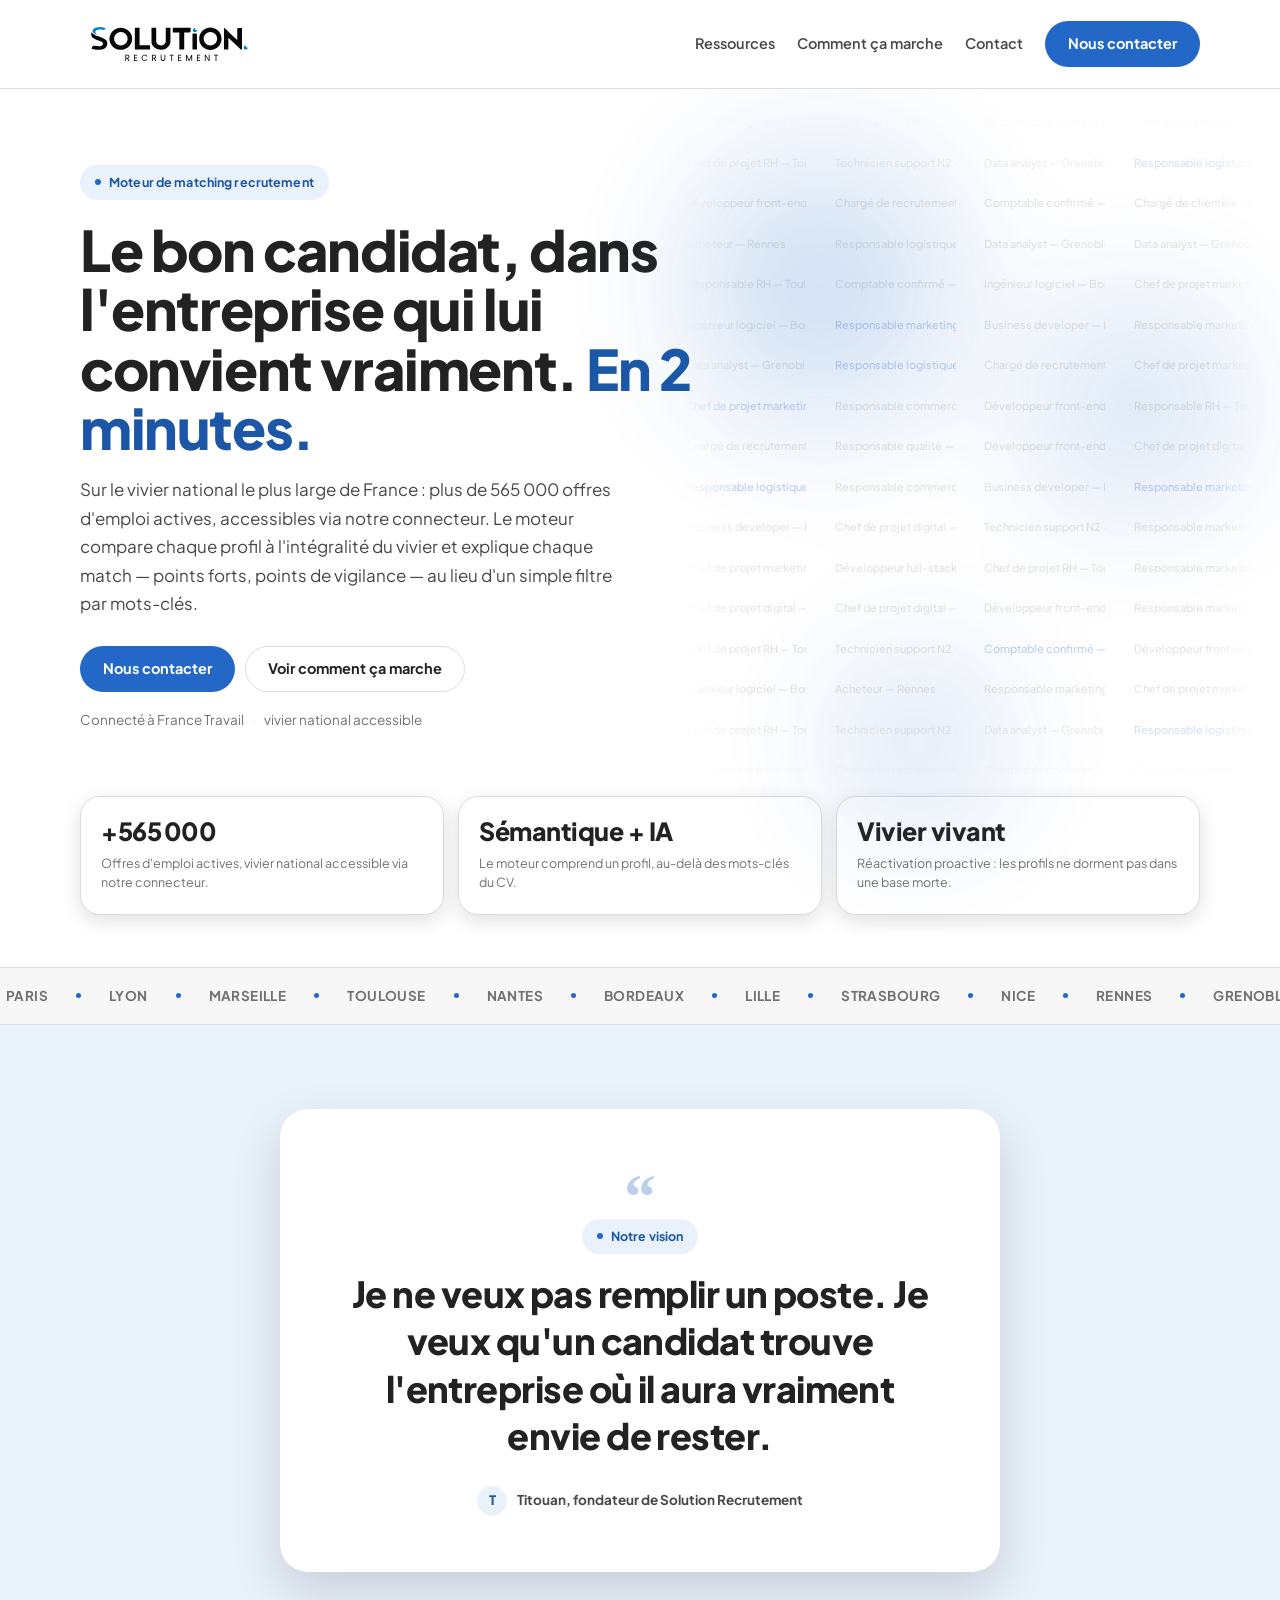
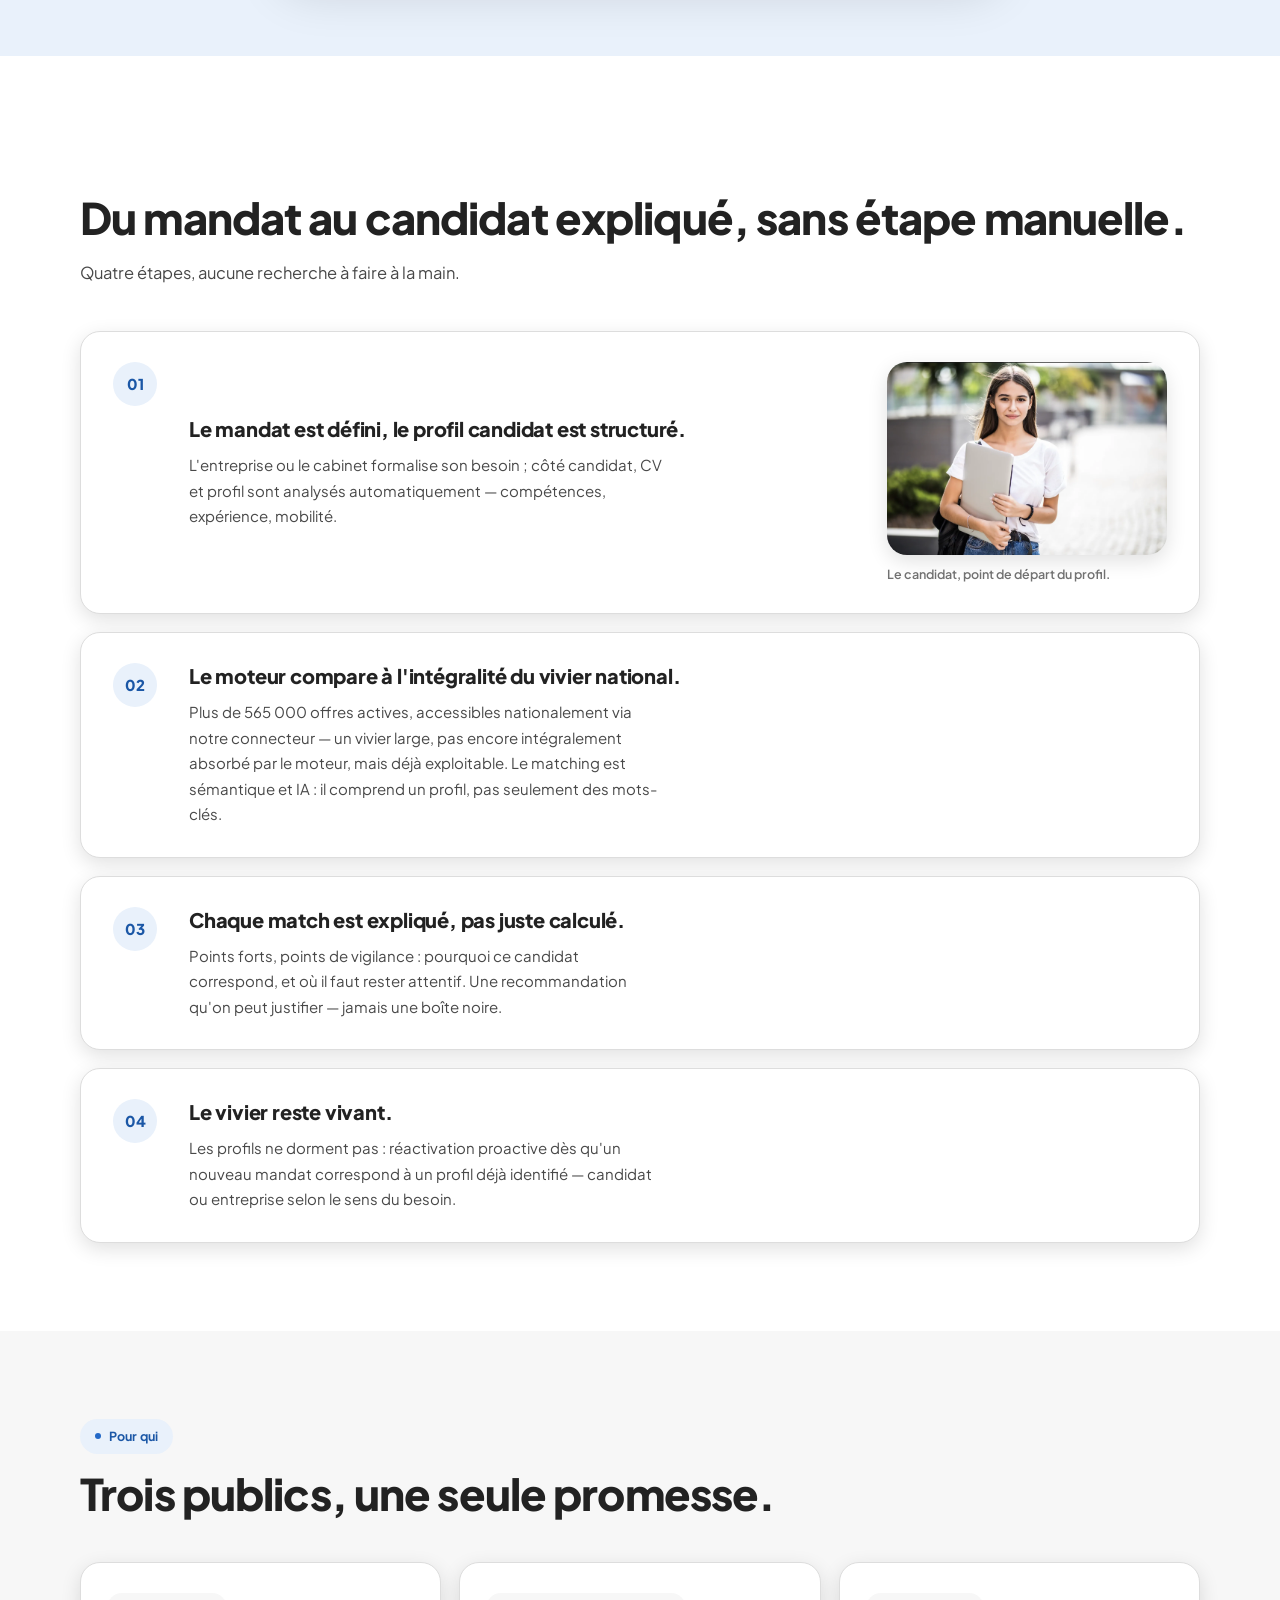
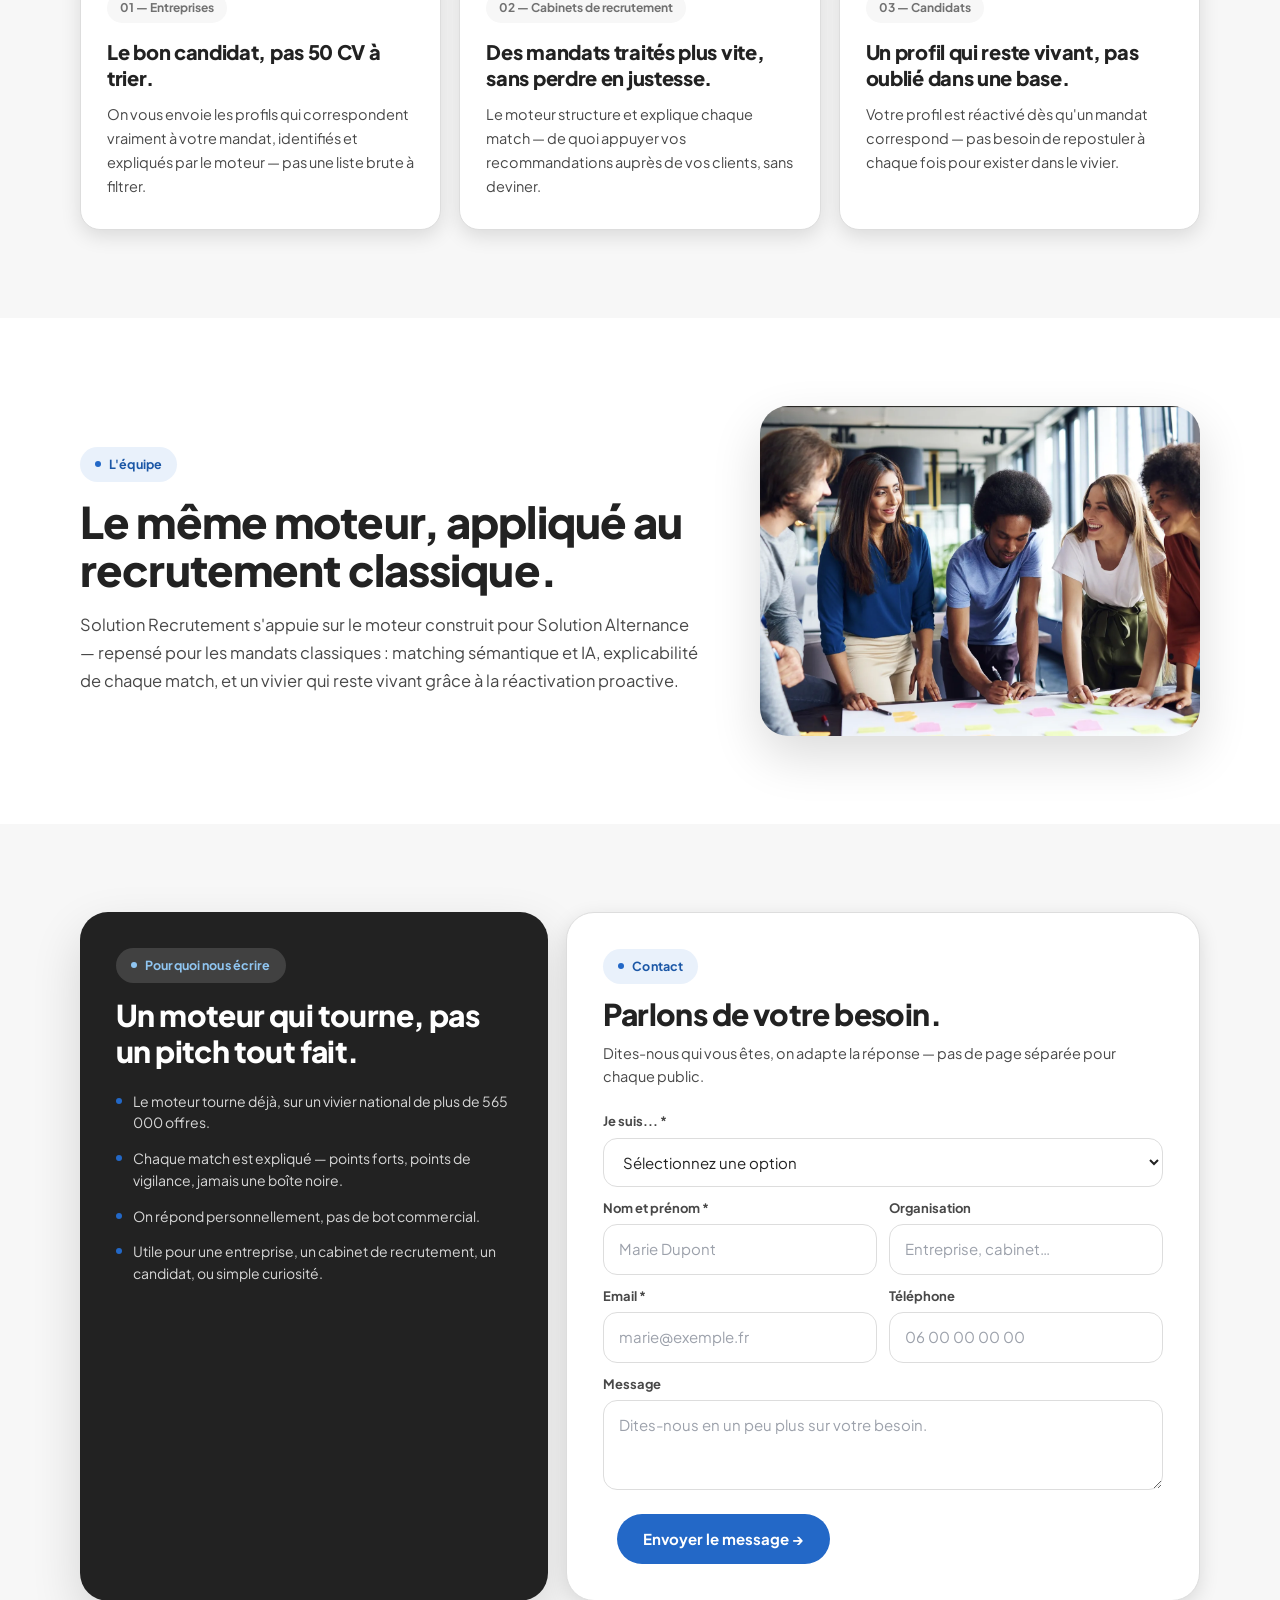
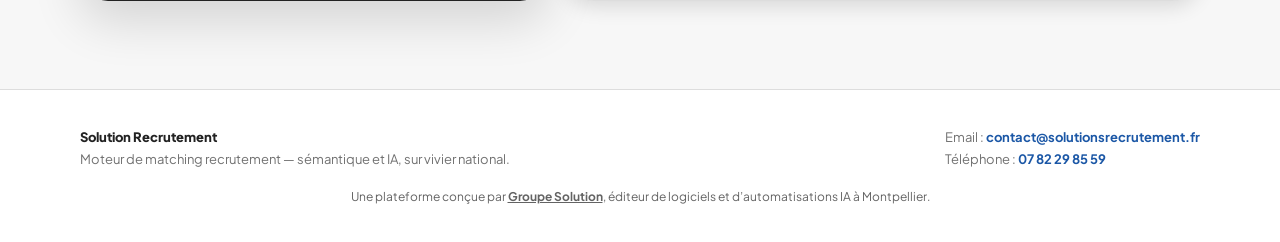
<file: index.html>
<!DOCTYPE html>
<html lang="fr">
<head>
  <script async src="https://www.googletagmanager.com/gtag/js?id=G-QXZT1CSTYX"></script>
  <script>
    window.dataLayer = window.dataLayer || [];
    function gtag(){dataLayer.push(arguments);}
    gtag("js", new Date());
    gtag("config", "G-QXZT1CSTYX");
  </script>

  <meta charset="UTF-8" />
  <meta name="viewport" content="width=device-width, initial-scale=1.0" />
  <title>Solution Recrutement — Matching IA et vivier vivant pour recruter juste</title>
  <meta name="description" content="Solution Recrutement compare chaque profil candidat à plus de 565 000 offres actives et explique chaque match — points forts, points de vigilance — grâce à un moteur sémantique et IA, avec réactivation proactive du vivier." />
  <meta name="robots" content="index, follow" />
  <link rel="canonical" href="https://solutionsrecrutement.fr/" />
  <link rel="icon" type="image/svg+xml" href="favicon.svg" />
  <meta property="og:type" content="website" />
  <meta property="og:url" content="https://solutionsrecrutement.fr/" />
  <meta property="og:title" content="Solution Recrutement — Matching IA et vivier vivant pour recruter juste" />
  <meta property="og:description" content="Un moteur de matching sémantique et IA qui compare chaque profil à plus de 565 000 offres actives en France, explique chaque match, et réactive un vivier qui ne dort jamais." />
  <meta property="og:locale" content="fr_FR" />

  <script type="application/ld+json">
  {
    "@context": "https://schema.org",
    "@type": "Organization",
    "name": "Solution Recrutement",
    "url": "https://solutionsrecrutement.fr",
    "logo": "https://solutionsrecrutement.fr/Logo.svg",
    "description": "Solution Recrutement compare chaque profil candidat à plus de 565 000 offres actives et explique chaque match — points forts, points de vigilance — grâce à un moteur sémantique et IA, avec réactivation proactive du vivier.",
    "email": "contact@solutionsrecrutement.fr",
    "telephone": "+33782298559"
  }
  </script>

  <link rel="preconnect" href="https://fonts.googleapis.com" />
  <link rel="preconnect" href="https://fonts.gstatic.com" crossorigin />
  <link href="https://fonts.googleapis.com/css2?family=Plus+Jakarta+Sans:wght@400;500;600;700;800&display=swap" rel="stylesheet" />

  <style>
    :root {
      --signal: #2368C7;
      --signal-dark: #1B57A6;
      --signal-soft: #E9F1FB;
      --ink: #222222;
      --text: #484848;
      --muted: #717171;
      --paper: #FFFFFF;
      --mist: #F7F7F7;
      --line: #DDDDDD;
      --font: "Plus Jakarta Sans", system-ui, sans-serif;
      --radius-s: 14px;
      --radius-m: 20px;
      --radius-l: 28px;
      --shadow-soft: 0 6px 20px rgba(0,0,0,.12);
      --shadow-lg: 0 20px 50px rgba(0,0,0,.14);
    }

    * { box-sizing: border-box; margin: 0; padding: 0; }

    html { scroll-behavior: smooth; scroll-padding-top: 100px; }
    @media (prefers-reduced-motion: reduce) {
      html { scroll-behavior: auto; }
    }

    body {
      min-height: 100vh;
      background: var(--paper);
      color: var(--ink);
      font-family: var(--font);
      -webkit-font-smoothing: antialiased;
      overflow-x: hidden;
      line-height: 1.5;
    }

    a { color: inherit; text-decoration: none; }
    button, input, textarea, select { font: inherit; }
    img { max-width: 100%; display: block; }
    .container { width: min(1120px, calc(100% - 40px)); margin: 0 auto; }

    a:focus-visible, button:focus-visible, input:focus-visible,
    textarea:focus-visible, select:focus-visible {
      outline: 2px solid var(--signal);
      outline-offset: 3px;
      border-radius: var(--radius-s);
    }

    .skip-link {
      position: absolute; left: -9999px; top: 0; z-index: 200;
      background: var(--ink); color: white; padding: 12px 18px; border-radius: 100px;
    }
    .skip-link:focus { left: 16px; top: 16px; }

    /* ── NAV ── */
    .nav {
      position: fixed; top: 0; left: 0; right: 0; z-index: 100;
      background: rgba(255,255,255,.92);
      backdrop-filter: blur(14px);
      -webkit-backdrop-filter: blur(14px);
      border-bottom: 1px solid var(--line);
    }
    .nav-inner {
      height: 88px;
      width: min(1120px, calc(100% - 40px));
      margin: 0 auto;
      display: flex; align-items: center; justify-content: space-between; gap: 24px;
    }
    .brand { display: inline-flex; align-items: center; gap: 10px; }
    .brand img { height: 110px; width: auto; object-fit: contain; }
    .nav-actions { display: flex; align-items: center; gap: 22px; }
    .nav-link { color: var(--text); font-size: 14.5px; font-weight: 600; transition: color .15s; }
    .nav-link:hover { color: var(--ink); }
    .btn {
      display: inline-flex; align-items: center; justify-content: center;
      min-height: 46px; padding: 0 22px; border-radius: 100px;
      border: 1px solid transparent; background: var(--ink); color: white;
      font-size: 14.5px; font-weight: 700; font-family: var(--font);
      transition: transform .18s cubic-bezier(.22,1,.36,1), background .18s ease, box-shadow .18s ease;
      white-space: nowrap; cursor: pointer;
    }
    .btn:hover { transform: translateY(-1px); box-shadow: var(--shadow-soft); }
    .btn.signal { background: var(--signal); }
    .btn.signal:hover { background: var(--signal-dark); }
    .btn.ghost { background: var(--paper); color: var(--ink); border-color: var(--line); }
    .btn.ghost:hover { background: var(--mist); }

    main { padding-top: 88px; }

    /* ── BADGES / KICKERS (pill) ── */
    .badge {
      display: inline-flex; align-items: center; gap: 8px;
      background: var(--signal-soft); color: var(--signal-dark);
      border-radius: 100px; padding: 8px 15px;
      font-size: 12.5px; font-weight: 700; letter-spacing: .01em;
    }
    .badge::before { content: ""; width: 6px; height: 6px; border-radius: 999px; background: var(--signal); flex-shrink: 0; }
    .badge.on-dark { background: rgba(255,255,255,.14); color: #90C6F2; }
    .badge.on-dark::before { background: #90C6F2; }

    .section-title {
      margin-top: 16px; color: var(--ink);
      font-size: clamp(28px, 3.4vw, 44px);
      line-height: 1.12; letter-spacing: -0.02em; font-weight: 800;
    }
    .section-text { margin-top: 16px; max-width: 620px; color: var(--text); font-size: 16.5px; line-height: 1.7; }

    /* ── SCROLL REVEAL ── */
    .reveal { opacity: 0; transform: translateY(26px); transition: opacity .7s cubic-bezier(.22,1,.36,1), transform .7s cubic-bezier(.22,1,.36,1); }
    .reveal.is-visible { opacity: 1; transform: none; }
    .reveal-delay-1 { transition-delay: .08s; }
    .reveal-delay-2 { transition-delay: .16s; }
    .reveal-delay-3 { transition-delay: .24s; }
    @media (prefers-reduced-motion: reduce) {
      .reveal { transition: none; opacity: 1; transform: none; }
    }

    /* ══════════════ HERO ══════════════ */
    .hero { position: relative; padding: 60px 0 52px; background: var(--paper); }
    .hero-grid {
      display: grid; grid-template-columns: minmax(0, 1fr) minmax(320px, 460px);
      gap: 40px; align-items: center;
    }
    h1 {
      margin-top: 20px; color: var(--ink);
      font-size: clamp(34px, 4.4vw, 56px);
      line-height: 1.06; letter-spacing: -0.025em; font-weight: 800;
    }
    h1 em { font-style: normal; color: var(--signal-dark); }
    .hero-sub {
      margin-top: 18px; max-width: 540px;
      color: var(--text); font-size: 17px; line-height: 1.68;
    }
    .hero-actions { margin-top: 28px; display: flex; flex-wrap: wrap; gap: 10px; }
    .hero-note {
      margin-top: 18px; display: flex; align-items: baseline; gap: 8px;
      color: var(--muted); font-size: 13.5px; line-height: 1.55;
    }
    .hero-note span.dot { color: var(--line); }

    .hero-stats {
      margin-top: 48px;
      display: grid; grid-template-columns: repeat(3,1fr); gap: 14px;
    }
    .stat-card {
      background: var(--paper); border: 1px solid var(--line); border-radius: var(--radius-m);
      box-shadow: var(--shadow-soft); padding: 22px 20px;
      transition: transform .28s cubic-bezier(.22,1,.36,1), box-shadow .28s cubic-bezier(.22,1,.36,1), border-color .28s ease;
    }
    .stat-card:hover {
      transform: translateY(-4px);
      box-shadow: 0 16px 34px rgba(0,0,0,.14);
      border-color: rgba(35,104,199,.3);
    }
    .stat-card strong {
      display: block; color: var(--ink);
      font-size: 25px; line-height: 1; letter-spacing: -0.02em; font-weight: 800;
    }
    .stat-card span { display: block; margin-top: 10px; color: var(--muted); font-size: 12.5px; line-height: 1.5; }

    @media (prefers-reduced-motion: reduce) {
      .stat-card, .mech-step, .aud-card, .team-photo, .mech-photo { transition: none !important; }
    }

    /* ── HERO LIVE SCENE (fond de données, temps réel) ── */
    .hero-live-wrap { position: relative; }
    .hero-live {
      position: relative;
      height: min(600px, 62vw);
      perspective: 1200px;
    }
    .hero-aurora {
      position: absolute; inset: -22%; z-index: 0; pointer-events: none;
      filter: blur(50px); opacity: .8;
    }
    .hero-aurora span { position: absolute; border-radius: 50%; }
    .hero-aurora span:nth-child(1) {
      width: 55%; height: 55%; left: 0%; top: 4%;
      background: radial-gradient(circle, rgba(35,104,199,.32), rgba(35,104,199,0) 70%);
      animation: auroraDrift1 18s cubic-bezier(.45,0,.55,1) infinite;
    }
    .hero-aurora span:nth-child(2) {
      width: 46%; height: 46%; right: 2%; top: 22%;
      background: radial-gradient(circle, rgba(35,104,199,.24), rgba(35,104,199,0) 70%);
      animation: auroraDrift2 22s cubic-bezier(.45,0,.55,1) infinite;
    }
    .hero-aurora span:nth-child(3) {
      width: 40%; height: 40%; left: 22%; bottom: -4%;
      background: radial-gradient(circle, rgba(35,104,199,.2), rgba(35,104,199,0) 70%);
      animation: auroraDrift3 20s cubic-bezier(.45,0,.55,1) infinite;
    }
    @keyframes auroraDrift1 { 0%, 100% { transform: translate(0,0) scale(1); } 50% { transform: translate(7%,9%) scale(1.15); } }
    @keyframes auroraDrift2 { 0%, 100% { transform: translate(0,0) scale(1); } 50% { transform: translate(-9%,6%) scale(.88); } }
    @keyframes auroraDrift3 { 0%, 100% { transform: translate(0,0) scale(1); } 50% { transform: translate(6%,-8%) scale(1.1); } }

    .live-ticker-outer {
      position: absolute; inset: -6% -12%; z-index: 1;
      -webkit-mask-image: linear-gradient(to right, transparent, black 10%, black 92%, transparent);
      mask-image: linear-gradient(to right, transparent, black 10%, black 92%, transparent);
      pointer-events: none;
    }
    .live-ticker { display: flex; gap: 5%; height: 100%; opacity: .75; }
    .ticker-col {
      flex: 1; overflow: hidden; height: 100%;
      -webkit-mask-image: linear-gradient(to bottom, transparent, black 12%, black 88%, transparent);
      mask-image: linear-gradient(to bottom, transparent, black 12%, black 88%, transparent);
    }
    .ticker-track { display: flex; flex-direction: column; gap: 20px; will-change: transform; }
    .ticker-col[data-col="0"] .ticker-track { animation: tickUp 13s linear infinite; }
    .ticker-col[data-col="1"] .ticker-track { animation: tickUp 17s linear infinite; animation-delay: -4s; }
    .ticker-col[data-col="2"] .ticker-track { animation: tickUp 15s linear infinite; animation-delay: -9s; }
    .ticker-col[data-col="3"] .ticker-track { animation: tickUp 19s linear infinite; animation-delay: -6s; }
    @keyframes tickUp { from { transform: translateY(0); } to { transform: translateY(-50%); } }
    .trow {
      font-size: 11px; font-weight: 500; color: rgba(34,34,34,.16);
      white-space: nowrap; padding: 2px 0;
    }
    .trow.hot { color: rgba(35,104,199,.4); animation: hotPulse 3.6s ease-in-out infinite; }
    @keyframes hotPulse {
      0%, 100% { color: rgba(35,104,199,.35); }
      50% { color: rgba(35,104,199,.9); }
    }

    .live-particles { position: absolute; inset: 0; z-index: 2; pointer-events: none; }
    .live-dust {
      position: absolute; width: 4px; height: 4px; border-radius: 999px;
      background: var(--signal); opacity: 0;
      animation: dustFloat linear infinite;
    }
    @keyframes dustFloat {
      0% { opacity: 0; transform: translateY(0) scale(.6); }
      12% { opacity: .55; }
      88% { opacity: .4; }
      100% { opacity: 0; transform: translateY(-120px) scale(1); }
    }

    .live-scene-inner {
      position: absolute; inset: 0; z-index: 3;
      transition: transform .3s cubic-bezier(.22,1,.36,1);
      transform-style: preserve-3d;
    }

    @media (prefers-reduced-motion: reduce) {
      .ticker-track { animation: none !important; }
      .trow.hot { animation: none !important; color: rgba(35,104,199,.7); }
      .live-dust { animation: none !important; display: none; }
      .hero-aurora span { animation: none !important; }
      .live-scene-inner { transform: none !important; }
    }
    @media (max-width: 980px) {
      .hero-live-wrap { order: -1; }
      .hero-live { height: min(420px, 88vw); }
    }

    /* ══════════════ MARQUEE VILLES ══════════════ */
    .cities-marquee {
      overflow: hidden; border-top: 1px solid var(--line); border-bottom: 1px solid var(--line);
      background: var(--mist); padding: 18px 0;
    }
    .cities-track {
      display: flex; align-items: center; width: max-content;
      animation: citiesScroll 34s linear infinite;
    }
    .cities-track span {
      color: var(--muted); font-size: 13.5px; font-weight: 700; letter-spacing: .03em;
      text-transform: uppercase; white-space: nowrap; padding: 0 6px;
    }
    .cities-track i {
      width: 5px; height: 5px; border-radius: 999px; background: var(--signal); margin: 0 22px; flex-shrink: 0;
    }
    @keyframes citiesScroll { from { transform: translateX(0); } to { transform: translateX(-50%); } }
    @media (prefers-reduced-motion: reduce) {
      .cities-track { animation: none; }
    }

    /* ══════════════ HONEST BAND ══════════════ */
    .honest { background: var(--signal-soft); padding: 84px 0; }
    .honest-card {
      max-width: 720px; margin: 0 auto; text-align: center;
      background: var(--paper); border-radius: var(--radius-l);
      box-shadow: var(--shadow-lg); padding: 56px 60px;
    }
    .honest-card .badge { margin: 0 auto; }
    .honest-mark {
      display: block; font-family: Georgia, "Times New Roman", serif;
      font-size: 64px; line-height: 1; font-weight: 700;
      color: var(--signal); opacity: .3; margin-bottom: -10px;
    }
    .honest-quote {
      margin-top: 16px; color: var(--ink);
      font-size: clamp(24px, 3.2vw, 36px); line-height: 1.32; letter-spacing: -0.015em; font-weight: 800;
    }
    .honest-sig {
      margin-top: 26px; display: flex; align-items: center; justify-content: center; gap: 10px;
      color: var(--text); font-size: 13.5px; font-weight: 700;
    }
    .honest-avatar {
      width: 30px; height: 30px; border-radius: 999px;
      background: var(--signal-soft); color: var(--signal-dark);
      display: flex; align-items: center; justify-content: center;
      font-weight: 800; font-size: 13px; flex-shrink: 0;
    }

    /* ══════════════ SECTIONS COMMUNES ══════════════ */
    .section { padding: 88px 0; background: var(--paper); }
    .section.mist { background: var(--mist); }

    /* ── MECANISME ── */
    .mech-steps { margin-top: 44px; display: grid; gap: 18px; }
    .mech-step {
      display: grid; grid-template-columns: 52px 1fr; gap: 24px; align-items: center;
      background: var(--paper); border: 1px solid var(--line); border-radius: var(--radius-m);
      box-shadow: var(--shadow-soft); padding: 30px 32px;
      transition: transform .28s cubic-bezier(.22,1,.36,1), box-shadow .28s cubic-bezier(.22,1,.36,1), border-color .28s ease;
    }
    .mech-step:hover {
      transform: translateY(-4px);
      box-shadow: 0 16px 34px rgba(0,0,0,.14);
      border-color: rgba(35,104,199,.3);
    }
    .mech-step.has-photo { grid-template-columns: 52px minmax(0,1fr) minmax(0,280px); }
    .mech-num {
      width: 44px; height: 44px; border-radius: 999px;
      background: var(--signal-soft); color: var(--signal-dark);
      display: flex; align-items: center; justify-content: center;
      font-weight: 800; font-size: 15px; align-self: start;
      transition: background .28s ease, color .28s ease;
    }
    .mech-step:hover .mech-num { background: var(--signal); color: white; }
    .mech-body h3 { color: var(--ink); font-size: 20px; font-weight: 800; letter-spacing: -0.01em; line-height: 1.3; }
    .mech-body p { margin-top: 10px; color: var(--text); font-size: 15px; line-height: 1.7; max-width: 480px; }
    .mech-photo { border-radius: var(--radius-m); overflow: hidden; aspect-ratio: 16/11; box-shadow: var(--shadow-soft); }
    .mech-photo img { width: 100%; height: 100%; object-fit: cover; transition: transform .5s cubic-bezier(.22,1,.36,1); }
    .mech-step:hover .mech-photo img { transform: scale(1.06); }
    .mech-photo-cap { margin-top: 10px; color: var(--muted); font-size: 12.5px; font-weight: 600; }

    /* ── PUBLICS ── */
    .aud-grid { margin-top: 44px; display: grid; grid-template-columns: repeat(3,1fr); gap: 18px; }
    .aud-card {
      background: var(--paper); border: 1px solid var(--line); border-radius: var(--radius-m);
      box-shadow: var(--shadow-soft); padding: 30px 26px;
      display: flex; flex-direction: column; height: 100%;
      transition: transform .28s cubic-bezier(.22,1,.36,1), box-shadow .28s cubic-bezier(.22,1,.36,1), border-color .28s ease;
    }
    .aud-card:hover {
      transform: translateY(-6px);
      box-shadow: 0 18px 38px rgba(0,0,0,.15);
      border-color: rgba(35,104,199,.32);
    }
    .aud-label {
      display: inline-flex; align-items: center; align-self: flex-start;
      background: var(--mist); color: var(--muted); border-radius: 100px;
      padding: 6px 13px; font-size: 12px; font-weight: 700;
      transition: background .28s ease, color .28s ease;
    }
    .aud-card:hover .aud-label { background: var(--signal-soft); color: var(--signal-dark); }
    .aud-card h3 { margin-top: 16px; color: var(--ink); font-size: 20px; font-weight: 800; letter-spacing: -0.015em; line-height: 1.3; }
    .aud-card p { margin-top: 12px; color: var(--text); font-size: 14.5px; line-height: 1.65; flex: 1; }

    /* ── EQUIPE ── */
    .team-grid { display: grid; grid-template-columns: minmax(0,1fr) minmax(320px, 440px); gap: 52px; align-items: center; }
    .team-photo { border-radius: var(--radius-l); overflow: hidden; aspect-ratio: 16/12; box-shadow: var(--shadow-lg); }
    .team-photo img { width: 100%; height: 100%; object-fit: cover; transition: transform .6s cubic-bezier(.22,1,.36,1); }
    .team-photo:hover img { transform: scale(1.05); }

    /* ── CONTACT ── */
    .contact-strip { display: grid; grid-template-columns: minmax(0,0.85fr) minmax(0,1.15fr); gap: 18px; }
    .why-card, .contact-card { border-radius: var(--radius-l); padding: 36px; }
    .why-card { background: var(--ink); color: white; box-shadow: var(--shadow-lg); }
    .why-card h2 { margin-top: 14px; font-size: clamp(22px, 2.4vw, 30px); line-height: 1.2; letter-spacing: -0.02em; font-weight: 800; }
    .why-points { margin-top: 22px; display: grid; gap: 14px; }
    .why-points div { display: flex; gap: 11px; color: rgba(255,255,255,.82); font-size: 14px; line-height: 1.55; }
    .why-points div::before {
      content: ""; flex-shrink: 0; margin-top: 7px; width: 6px; height: 6px; border-radius: 999px; background: var(--signal);
    }

    .contact-card { background: var(--paper); border: 1px solid var(--line); box-shadow: var(--shadow-soft); }
    .contact-card h2 { margin-top: 12px; color: var(--ink); font-size: clamp(22px, 2.4vw, 30px); line-height: 1.2; letter-spacing: -0.02em; font-weight: 800; }
    .contact-card .sub { margin-top: 10px; color: var(--text); font-size: 14.5px; line-height: 1.6; }
    .form-fields { margin-top: 24px; display: grid; gap: 12px; }
    .field label { display: block; margin-bottom: 6px; color: var(--text); font-size: 13px; font-weight: 700; }
    .field input, .field select, .field textarea {
      width: 100%; border: 1px solid var(--line); border-radius: var(--radius-s);
      background: var(--paper); color: var(--ink); font-size: 15px; padding: 13px 15px;
      outline: none; transition: border-color .18s ease, box-shadow .18s ease;
    }
    .field textarea { resize: vertical; min-height: 90px; font-family: var(--font); }
    .field input:focus, .field select:focus, .field textarea:focus {
      border-color: var(--signal); box-shadow: 0 0 0 4px rgba(35,104,199,.1);
    }
    .field input::placeholder, .field textarea::placeholder { color: #9CA1AB; }
    .field-row { display: grid; grid-template-columns: 1fr 1fr; gap: 12px; }
    .submit-row { display: flex; align-items: center; gap: 14px; margin-top: 18px; flex-wrap: wrap; }
    .status { color: var(--signal-dark); font-size: 13px; font-weight: 700; }
    .btn-submit {
      display: inline-flex; align-items: center; justify-content: center;
      min-height: 50px; padding: 0 26px; border-radius: 100px; border: none;
      background: var(--signal); color: white; font-size: 15px; font-weight: 700;
      cursor: pointer; transition: background .18s ease, transform .18s cubic-bezier(.22,1,.36,1); white-space: nowrap;
    }
    .btn-submit:hover { background: var(--signal-dark); transform: translateY(-1px); }
    .btn-submit:disabled { opacity: .6; cursor: not-allowed; transform: none; }

    /* ── FOOTER ── */
    .footer { border-top: 1px solid var(--line); background: var(--paper); padding: 36px 0; }
    .footer-inner {
      width: min(1120px, calc(100% - 40px)); margin: 0 auto;
      display: flex; justify-content: space-between; gap: 24px; flex-wrap: wrap;
      color: var(--muted); font-size: 13px; line-height: 1.7;
    }
    .footer strong { color: var(--ink); font-weight: 800; }
    .footer a { color: var(--signal-dark); font-weight: 700; }

    /* ══════════════ RESPONSIVE ══════════════ */
    @media (max-width: 980px) {
      .hero-grid { grid-template-columns: 1fr; }
      .hero-stats { grid-template-columns: repeat(2,1fr); }
      .mech-step, .mech-step.has-photo { grid-template-columns: 44px 1fr; }
      .mech-photo { grid-column: 1 / -1; aspect-ratio: 16/8; }
      .aud-grid { grid-template-columns: 1fr; }
      .team-grid { grid-template-columns: 1fr; }
      .team-grid .team-photo { order: -1; }
      .contact-strip { grid-template-columns: 1fr; }
    }
    @media (max-width: 680px) {
      html { scroll-padding-top: 80px; }
      .nav-inner { height: 76px; width: min(100% - 28px, 1120px); }
      .brand img { height: 42px; }
      .nav-link { display: none; }
      .btn { min-height: 42px; padding: 0 16px; font-size: 13.5px; }
      main { padding-top: 76px; }
      .container, .footer-inner { width: min(100% - 28px, 1120px); }
      .hero { padding: 36px 0 32px; }
      .hero-live { height: min(300px, 78vw); }
      .ticker-col[data-col="2"], .ticker-col[data-col="3"] { display: none; }
      h1 { font-size: 32px; }
      .hero-sub { font-size: 15.5px; }
      .hero-actions { flex-direction: column; }
      .hero-actions .btn { width: 100%; min-height: 48px; font-size: 14px; }
      .hero-stats { grid-template-columns: 1fr 1fr; margin-top: 36px; }
      .stat-card { padding: 18px 16px; }
      .stat-card strong { font-size: 21px; }
      .honest { padding: 48px 0; }
      .honest-card { padding: 36px 24px; }
      .honest-mark { font-size: 46px; }
      .section { padding: 56px 0; }
      .mech-step { padding: 22px; }
      .field-row { grid-template-columns: 1fr; }
      .why-card, .contact-card { padding: 24px; }
      .submit-row { flex-direction: column; align-items: stretch; }
      .btn-submit { width: 100%; }
      .footer-inner { flex-direction: column; }
    }
  </style>
</head>

<body>
  <a href="#top" class="skip-link">Aller au contenu</a>

  <header class="nav">
    <div class="nav-inner">
      <a href="#top" class="brand" aria-label="Solution Recrutement — accueil">
        <img src="Logo.svg" alt="Solution Recrutement" />
      </a>
      <div class="nav-actions">
        <a class="nav-link" href="articles/">Ressources</a>
        <a class="nav-link" href="#mecanisme">Comment ça marche</a>
        <a class="nav-link" href="mailto:contact@solutionsrecrutement.fr">Contact</a>
        <a class="btn signal" href="#contact">Nous contacter</a>
      </div>
    </div>
  </header>

  <main id="top">

    <!-- HERO -->
    <section class="hero">
      <div class="container hero-grid">
        <div>
          <div class="badge">Moteur de matching recrutement</div>
          <h1>Le bon candidat, dans l'entreprise qui lui convient vraiment. <em>En 2 minutes.</em></h1>
          <p class="hero-sub">
            Sur le vivier national le plus large de France : plus de 565 000 offres d'emploi actives, accessibles via notre connecteur.
            Le moteur compare chaque profil à l'intégralité du vivier et explique chaque match — points forts, points de vigilance —
            au lieu d'un simple filtre par mots-clés.
          </p>
          <div class="hero-actions">
            <a class="btn signal" href="#contact">Nous contacter</a>
            <a class="btn ghost" href="#mecanisme">Voir comment ça marche</a>
          </div>
          <p class="hero-note">Connecté à France Travail <span class="dot">·</span> vivier national accessible</p>
        </div>

        <div class="hero-live-wrap">
          <div class="hero-live" id="heroLive" aria-hidden="true">
            <div class="hero-aurora"><span></span><span></span><span></span></div>
            <div class="live-ticker-outer">
              <div class="live-ticker" id="liveTicker">
                <div class="ticker-col" data-col="0"><div class="ticker-track" id="tickerCol0"></div></div>
                <div class="ticker-col" data-col="1"><div class="ticker-track" id="tickerCol1"></div></div>
                <div class="ticker-col" data-col="2"><div class="ticker-track" id="tickerCol2"></div></div>
                <div class="ticker-col" data-col="3"><div class="ticker-track" id="tickerCol3"></div></div>
              </div>
            </div>
            <div class="live-particles" id="liveParticles"></div>
            <div class="live-scene-inner" id="liveSceneInner"></div>
          </div>
        </div>
      </div>

      <div class="container hero-stats">
        <div class="stat-card"><strong class="count-up" data-target="565000" data-prefix="+">0</strong><span>Offres d'emploi actives, vivier national accessible via notre connecteur.</span></div>
        <div class="stat-card"><strong>Sémantique + IA</strong><span>Le moteur comprend un profil, au-delà des mots-clés du CV.</span></div>
        <div class="stat-card"><strong>Vivier vivant</strong><span>Réactivation proactive : les profils ne dorment pas dans une base morte.</span></div>
      </div>
    </section>

    <!-- MARQUEE VILLES -->
    <div class="cities-marquee" aria-hidden="true">
      <div class="cities-track">
        <span>Paris</span><i></i><span>Lyon</span><i></i><span>Marseille</span><i></i><span>Toulouse</span><i></i>
        <span>Nantes</span><i></i><span>Bordeaux</span><i></i><span>Lille</span><i></i><span>Strasbourg</span><i></i>
        <span>Nice</span><i></i><span>Rennes</span><i></i><span>Grenoble</span><i></i><span>Montpellier</span><i></i>
        <span>Paris</span><i></i><span>Lyon</span><i></i><span>Marseille</span><i></i><span>Toulouse</span><i></i>
        <span>Nantes</span><i></i><span>Bordeaux</span><i></i><span>Lille</span><i></i><span>Strasbourg</span><i></i>
        <span>Nice</span><i></i><span>Rennes</span><i></i><span>Grenoble</span><i></i><span>Montpellier</span><i></i>
      </div>
    </div>

    <!-- HONEST BAND -->
    <section class="honest">
      <div class="container">
        <div class="honest-card reveal">
          <span class="honest-mark" aria-hidden="true">&ldquo;</span>
          <div class="badge">Notre vision</div>
          <p class="honest-quote">Je ne veux pas remplir un poste. Je veux qu'un candidat trouve l'entreprise où il aura vraiment envie de rester.</p>
          <div class="honest-sig">
            <span class="honest-avatar" aria-hidden="true">T</span>
            <span>Titouan, fondateur de Solution Recrutement</span>
          </div>
        </div>
      </div>
    </section>

    <!-- MECANISME -->
    <section id="mecanisme" class="section">
      <div class="container">
        <div class="badge reveal">Comment ça marche</div>
        <h2 class="section-title reveal">Du mandat au candidat expliqué, sans étape manuelle.</h2>
        <p class="section-text reveal">Quatre étapes, aucune recherche à faire à la main.</p>

        <div class="mech-steps">
          <div class="mech-step has-photo reveal">
            <div class="mech-num">01</div>
            <div class="mech-body">
              <h3>Le mandat est défini, le profil candidat est structuré.</h3>
              <p>L'entreprise ou le cabinet formalise son besoin ; côté candidat, CV et profil sont analysés automatiquement — compétences, expérience, mobilité.</p>
            </div>
            <figure>
              <div class="mech-photo"><img src="photo1.webp" alt="Candidat en recherche d'emploi, ordinateur portable sous le bras" loading="lazy" /></div>
              <figcaption class="mech-photo-cap">Le candidat, point de départ du profil.</figcaption>
            </figure>
          </div>

          <div class="mech-step reveal">
            <div class="mech-num">02</div>
            <div class="mech-body">
              <h3>Le moteur compare à l'intégralité du vivier national.</h3>
              <p>Plus de 565 000 offres actives, accessibles nationalement via notre connecteur — un vivier large, pas encore intégralement absorbé par le moteur, mais déjà exploitable. Le matching est sémantique et IA : il comprend un profil, pas seulement des mots-clés.</p>
            </div>
          </div>

          <div class="mech-step reveal">
            <div class="mech-num">03</div>
            <div class="mech-body">
              <h3>Chaque match est expliqué, pas juste calculé.</h3>
              <p>Points forts, points de vigilance : pourquoi ce candidat correspond, et où il faut rester attentif. Une recommandation qu'on peut justifier — jamais une boîte noire.</p>
            </div>
          </div>

          <div class="mech-step reveal">
            <div class="mech-num">04</div>
            <div class="mech-body">
              <h3>Le vivier reste vivant.</h3>
              <p>Les profils ne dorment pas : réactivation proactive dès qu'un nouveau mandat correspond à un profil déjà identifié — candidat ou entreprise selon le sens du besoin.</p>
            </div>
          </div>
        </div>
      </div>
    </section>

    <!-- PUBLICS -->
    <section id="publics" class="section mist">
      <div class="container">
        <div class="badge reveal">Pour qui</div>
        <h2 class="section-title reveal">Trois publics, une seule promesse.</h2>

        <div class="aud-grid">
          <div class="aud-card reveal">
            <div class="aud-label">01 — Entreprises</div>
            <h3>Le bon candidat, pas 50 CV à trier.</h3>
            <p>On vous envoie les profils qui correspondent vraiment à votre mandat, identifiés et expliqués par le moteur — pas une liste brute à filtrer.</p>
          </div>
          <div class="aud-card reveal reveal-delay-1">
            <div class="aud-label">02 — Cabinets de recrutement</div>
            <h3>Des mandats traités plus vite, sans perdre en justesse.</h3>
            <p>Le moteur structure et explique chaque match — de quoi appuyer vos recommandations auprès de vos clients, sans deviner.</p>
          </div>
          <div class="aud-card reveal reveal-delay-2">
            <div class="aud-label">03 — Candidats</div>
            <h3>Un profil qui reste vivant, pas oublié dans une base.</h3>
            <p>Votre profil est réactivé dès qu'un mandat correspond — pas besoin de repostuler à chaque fois pour exister dans le vivier.</p>
          </div>
        </div>
      </div>
    </section>

    <!-- EQUIPE / VISION -->
    <section id="equipe" class="section">
      <div class="container team-grid">
        <div class="reveal">
          <div class="badge">L'équipe</div>
          <h2 class="section-title">Le même moteur, appliqué au recrutement classique.</h2>
          <p class="section-text">
            Solution Recrutement s'appuie sur le moteur construit pour Solution Alternance — repensé pour les mandats
            classiques : matching sémantique et IA, explicabilité de chaque match, et un vivier qui reste vivant
            grâce à la réactivation proactive.
          </p>
        </div>
        <div class="team-photo reveal reveal-delay-1">
          <img src="photo3.webp" alt="Équipe diverse en brainstorm, post-its sur la table" loading="lazy" />
        </div>
      </div>
    </section>

    <!-- CONTACT -->
    <section id="contact" class="section mist">
      <div class="container contact-strip">

        <div class="why-card reveal">
          <div class="badge on-dark">Pourquoi nous écrire</div>
          <h2>Un moteur qui tourne, pas un pitch tout fait.</h2>
          <div class="why-points">
            <div>Le moteur tourne déjà, sur un vivier national de plus de 565 000 offres.</div>
            <div>Chaque match est expliqué — points forts, points de vigilance, jamais une boîte noire.</div>
            <div>On répond personnellement, pas de bot commercial.</div>
            <div>Utile pour une entreprise, un cabinet de recrutement, un candidat, ou simple curiosité.</div>
          </div>
        </div>

        <div class="contact-card reveal reveal-delay-1">
          <div class="badge">Contact</div>
          <h2>Parlons de votre besoin.</h2>
          <p class="sub">Dites-nous qui vous êtes, on adapte la réponse — pas de page séparée pour chaque public.</p>

          <form id="demo-form" action="https://formspree.io/f/xlgqawjv" method="POST">
            <div class="form-fields">
              <div class="field">
                <label for="role">Je suis... *</label>
                <select id="role" name="role" required>
                  <option value="" disabled selected>Sélectionnez une option</option>
                  <option value="Entreprise">Une entreprise</option>
                  <option value="Cabinet de recrutement">Un cabinet de recrutement</option>
                  <option value="Candidat">Un candidat</option>
                  <option value="Autre">Autre (partenaire, curieux…)</option>
                </select>
              </div>
              <div class="field-row">
                <div class="field">
                  <label for="name">Nom et prénom *</label>
                  <input id="name" name="name" type="text" placeholder="Marie Dupont" required />
                </div>
                <div class="field">
                  <label for="organization">Organisation</label>
                  <input id="organization" name="organization" type="text" placeholder="Entreprise, cabinet…" />
                </div>
              </div>
              <div class="field-row">
                <div class="field">
                  <label for="email">Email *</label>
                  <input id="email" name="email" type="email" placeholder="marie@exemple.fr" required />
                </div>
                <div class="field">
                  <label for="phone">Téléphone</label>
                  <input id="phone" name="phone" type="tel" placeholder="06 00 00 00 00" />
                </div>
              </div>
              <div class="field">
                <label for="message">Message</label>
                <textarea id="message" name="message" placeholder="Dites-nous en un peu plus sur votre besoin."></textarea>
              </div>
            </div>
            <input type="hidden" name="_subject" value="Nouveau message — Solution Recrutement" />
            <input type="hidden" name="source" value="Landing index solutionsrecrutement.fr" />
            <div class="submit-row">
              <div id="form-status" class="status" role="status" aria-live="polite"></div>
              <button class="btn-submit" type="submit">Envoyer le message →</button>
            </div>
          </form>
        </div>

      </div>
    </section>

  </main>

  <footer class="footer">
    <div class="footer-inner">
      <div>
        <strong>Solution Recrutement</strong><br />
        Moteur de matching recrutement — sémantique et IA, sur vivier national.
      </div>
      <div>
        Email : <a href="mailto:contact@solutionsrecrutement.fr">contact@solutionsrecrutement.fr</a><br />
        Téléphone : <a href="tel:+33782298559">07 82 29 85 59</a>
      </div>
    </div>
  <p class="gs-credit" style="text-align:center;font-size:12px;opacity:.7;margin:18px 0 0">Une plateforme conçue par <a href="https://www.groupsolution.fr/" style="color:inherit;text-decoration:underline">Groupe Solution</a>, éditeur de logiciels et d’automatisations IA à Montpellier.</p>
</footer>

  <script>
    // ── Formulaire de contact ──
    (function () {
      const form = document.getElementById("demo-form");
      const status = document.getElementById("form-status");
      const button = form.querySelector("button[type='submit']");

      form.addEventListener("submit", async function (e) {
        e.preventDefault();
        status.textContent = "";
        button.disabled = true;
        button.textContent = "Envoi en cours…";
        try {
          const r = await fetch(form.action, {
            method: "POST", body: new FormData(form),
            headers: { "Accept": "application/json" }
          });
          if (r.ok) {
            status.textContent = "Message envoyé. On vous répond rapidement.";
            form.reset();
            if (typeof gtag === "function") gtag("event", "contact_request", { event_category: "form", event_label: "landing_index" });
          } else {
            status.textContent = "Erreur. Contactez-nous par email.";
          }
        } catch {
          status.textContent = "Connexion impossible. Contactez-nous par email.";
        } finally {
          button.disabled = false;
          button.textContent = "Envoyer le message →";
        }
      });
    })();

    // ── Reveal au scroll ──
    (function () {
      const reduced = window.matchMedia("(prefers-reduced-motion: reduce)").matches;
      const items = document.querySelectorAll(".reveal");
      if (reduced || !("IntersectionObserver" in window)) {
        items.forEach(el => el.classList.add("is-visible"));
        return;
      }
      const io = new IntersectionObserver((entries) => {
        entries.forEach(entry => {
          if (entry.isIntersecting) {
            entry.target.classList.add("is-visible");
            io.unobserve(entry.target);
          }
        });
      }, { threshold: 0.15, rootMargin: "0px 0px -40px 0px" });
      items.forEach(el => io.observe(el));
    })();

    // ── Compteurs animés (chiffres réels du hero) ──
    (function () {
      const reduced = window.matchMedia("(prefers-reduced-motion: reduce)").matches;
      const counters = document.querySelectorAll(".count-up");
      if (!counters.length) return;

      function animateCounter(el) {
        const target = parseInt(el.dataset.target, 10);
        const prefix = el.dataset.prefix || "";
        if (reduced) { el.textContent = prefix + target.toLocaleString("fr-FR"); return; }
        const dur = 1400;
        const start = performance.now();
        function tick(now) {
          const p = Math.min(1, (now - start) / dur);
          const eased = 1 - Math.pow(1 - p, 3);
          el.textContent = prefix + Math.round(eased * target).toLocaleString("fr-FR");
          if (p < 1) requestAnimationFrame(tick);
        }
        requestAnimationFrame(tick);
      }

      if (!("IntersectionObserver" in window)) {
        counters.forEach(animateCounter);
      } else {
        const io = new IntersectionObserver((entries) => {
          entries.forEach(entry => {
            if (entry.isIntersecting) {
              animateCounter(entry.target);
              io.unobserve(entry.target);
            }
          });
        }, { threshold: 0.6 });
        counters.forEach(el => io.observe(el));
      }
    })();

    // ── Scène live du hero (fond de données en continu) ──
    (function () {
      const scene = document.getElementById("heroLive");
      if (!scene) return;
      const reduced = window.matchMedia("(prefers-reduced-motion: reduce)").matches;

      const OFFERS = [
        "Chef de projet marketing — Paris", "Développeur full-stack — Lyon", "Responsable commercial — Nantes",
        "Ingénieur logiciel — Bordeaux", "Responsable RH — Toulouse", "Chargé de clientèle senior — Lille",
        "Comptable confirmé — Marseille", "Acheteur — Rennes", "Chef de projet digital — Nice",
        "Technicien support N2 — Strasbourg", "Responsable marketing — Reims", "Data analyst — Grenoble",
        "Responsable logistique — Le Havre", "Business developer — Dijon", "Chargé de recrutement — Angers",
        "Développeur front-end senior — Metz", "Responsable qualité — Orléans", "Chef de projet RH — Tours"
      ];

      function fillColumn(el, n) {
        const rows = [];
        for (let i = 0; i < n; i++) {
          const txt = OFFERS[Math.floor(Math.random() * OFFERS.length)];
          const hot = Math.random() < 0.16;
          const delay = hot ? ' style="animation-delay:-' + (Math.random() * 3.6).toFixed(2) + 's"' : "";
          rows.push('<div class="trow' + (hot ? " hot" : "") + '"' + delay + ">" + txt + "</div>");
        }
        el.innerHTML = rows.join("") + rows.join(""); // doublé pour boucle infinie sans coupure
      }
      fillColumn(document.getElementById("tickerCol0"), 14);
      fillColumn(document.getElementById("tickerCol1"), 14);
      fillColumn(document.getElementById("tickerCol2"), 14);
      fillColumn(document.getElementById("tickerCol3"), 14);

      // ── Poussière ambiante : la scène ne s'arrête jamais complètement ──
      const particlesWrap = document.getElementById("liveParticles");
      if (particlesWrap && !reduced) {
        const count = window.matchMedia("(max-width: 980px)").matches ? 7 : 13;
        for (let i = 0; i < count; i++) {
          const dust = document.createElement("div");
          dust.className = "live-dust";
          dust.style.left = (Math.random() * 100) + "%";
          dust.style.top = (55 + Math.random() * 40) + "%";
          dust.style.animationDuration = (9 + Math.random() * 7) + "s";
          dust.style.animationDelay = "-" + (Math.random() * 16) + "s";
          particlesWrap.appendChild(dust);
        }
      }

      // ── Parallaxe souris : la scène suit légèrement le curseur ──
      const sceneInner = document.getElementById("liveSceneInner");
      if (sceneInner && !reduced && window.matchMedia("(pointer: fine)").matches) {
        scene.addEventListener("mousemove", (e) => {
          const r = scene.getBoundingClientRect();
          const px = (e.clientX - r.left) / r.width - 0.5;
          const py = (e.clientY - r.top) / r.height - 0.5;
          sceneInner.style.transform = "rotateY(" + (px * 10) + "deg) rotateX(" + (py * -10) + "deg)";
        });
        scene.addEventListener("mouseleave", () => {
          sceneInner.style.transform = "rotateY(0deg) rotateX(0deg)";
        });
      }
    })();
  </script>
</body>
</html>
</file>
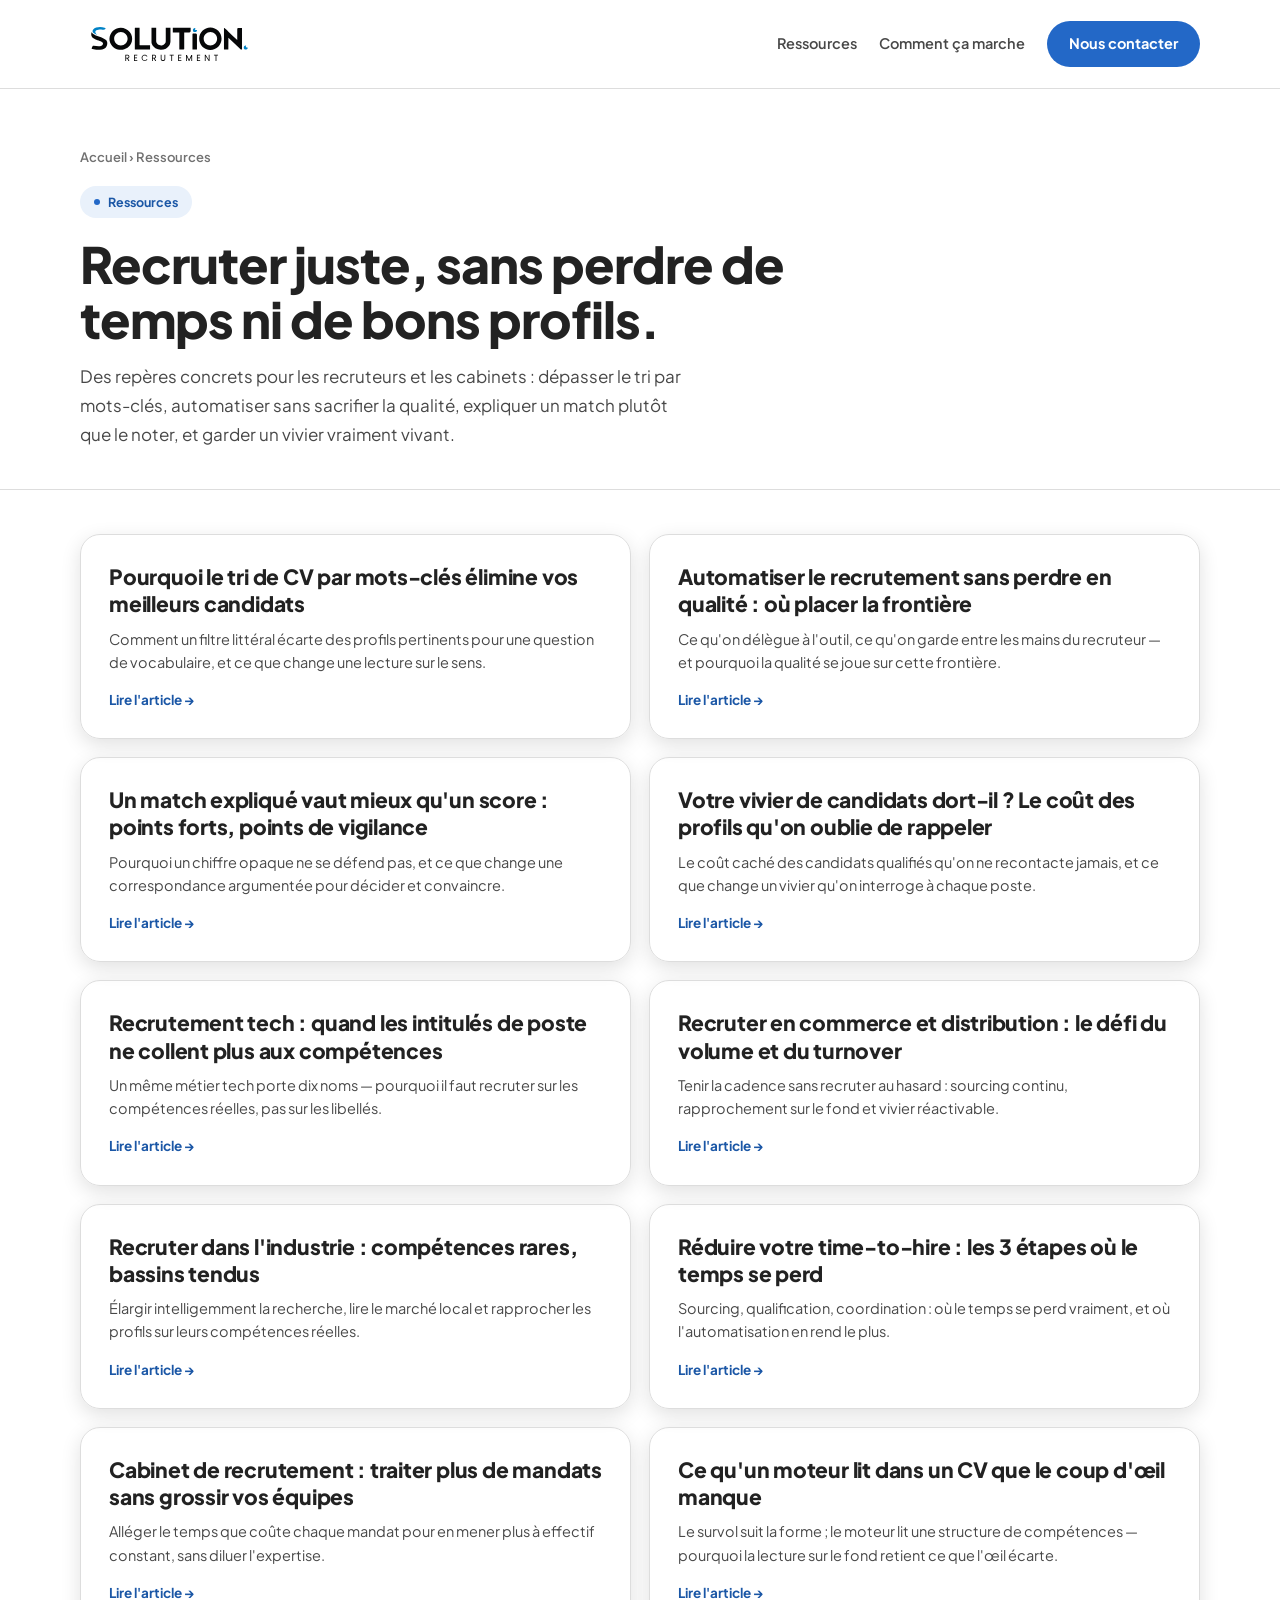
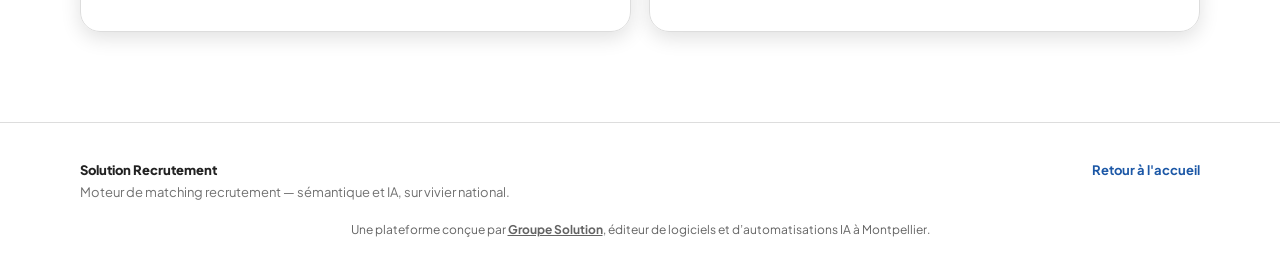
<file: articles/index.html>
<!DOCTYPE html>
<html lang="fr">
<head>
  <meta charset="UTF-8" />
  <meta name="viewport" content="width=device-width, initial-scale=1.0" />
  <title>Ressources — Solution Recrutement</title>
  <meta name="description" content="Ressources pour les recruteurs et les cabinets : dépasser le tri par mots-clés, automatiser sans perdre en qualité, expliquer un match plutôt que le noter, et garder un vivier de candidats vivant." />
  <meta name="robots" content="index, follow" />
  <link rel="canonical" href="https://solutionsrecrutement.fr/articles/" />
  <link rel="icon" type="image/svg+xml" href="../favicon.svg" />
  <meta property="og:type" content="website" />
  <meta property="og:url" content="https://solutionsrecrutement.fr/articles/" />
  <meta property="og:title" content="Ressources — Solution Recrutement" />
  <meta property="og:locale" content="fr_FR" />
  <link rel="preconnect" href="https://fonts.googleapis.com" />
  <link rel="preconnect" href="https://fonts.gstatic.com" crossorigin />
  <link href="https://fonts.googleapis.com/css2?family=Plus+Jakarta+Sans:wght@400;500;600;700;800&display=swap" rel="stylesheet" />
  <link rel="stylesheet" href="article.css" />
</head>
<body>
  <header class="nav">
    <div class="nav-inner">
      <a class="brand" href="../index.html" aria-label="Solution Recrutement — accueil"><img src="../Logo.svg" alt="Solution Recrutement" /></a>
      <nav class="nav-actions">
        <a class="nav-link" href="index.html">Ressources</a>
        <a class="nav-link" href="../index.html#mecanisme">Comment ça marche</a>
        <a class="btn" href="../index.html#contact">Nous contacter</a>
      </nav>
    </div>
  </header>

  <main>
    <header class="res-head">
      <div class="wrap">
        <div class="breadcrumb"><a href="../index.html">Accueil</a> › Ressources</div>
        <div class="kicker">Ressources</div>
        <h1>Recruter juste, sans perdre de temps ni de bons profils.</h1>
        <p>Des repères concrets pour les recruteurs et les cabinets : dépasser le tri par mots-clés, automatiser sans sacrifier la qualité, expliquer un match plutôt que le noter, et garder un vivier vraiment vivant.</p>
      </div>
    </header>

    <div class="wrap">
      <div class="res-list">
        <a class="res-card" href="tri-cv-mots-cles-elimine-meilleurs-candidats.html">
          <h2>Pourquoi le tri de CV par mots-clés élimine vos meilleurs candidats</h2>
          <p>Comment un filtre littéral écarte des profils pertinents pour une question de vocabulaire, et ce que change une lecture sur le sens.</p>
          <span class="more">Lire l'article →</span>
        </a>
        <a class="res-card" href="automatiser-recrutement-sans-perdre-qualite.html">
          <h2>Automatiser le recrutement sans perdre en qualité : où placer la frontière</h2>
          <p>Ce qu'on délègue à l'outil, ce qu'on garde entre les mains du recruteur — et pourquoi la qualité se joue sur cette frontière.</p>
          <span class="more">Lire l'article →</span>
        </a>
        <a class="res-card" href="match-explique-plutot-que-score.html">
          <h2>Un match expliqué vaut mieux qu'un score : points forts, points de vigilance</h2>
          <p>Pourquoi un chiffre opaque ne se défend pas, et ce que change une correspondance argumentée pour décider et convaincre.</p>
          <span class="more">Lire l'article →</span>
        </a>
        <a class="res-card" href="vivier-candidats-dort-cout-profils-oublies.html">
          <h2>Votre vivier de candidats dort-il ? Le coût des profils qu'on oublie de rappeler</h2>
          <p>Le coût caché des candidats qualifiés qu'on ne recontacte jamais, et ce que change un vivier qu'on interroge à chaque poste.</p>
          <span class="more">Lire l'article →</span>
        </a>
        <a class="res-card" href="recrutement-tech-intitules-poste-competences.html">
          <h2>Recrutement tech : quand les intitulés de poste ne collent plus aux compétences</h2>
          <p>Un même métier tech porte dix noms — pourquoi il faut recruter sur les compétences réelles, pas sur les libellés.</p>
          <span class="more">Lire l'article →</span>
        </a>
        <a class="res-card" href="recruter-commerce-distribution-volume-turnover.html">
          <h2>Recruter en commerce et distribution : le défi du volume et du turnover</h2>
          <p>Tenir la cadence sans recruter au hasard : sourcing continu, rapprochement sur le fond et vivier réactivable.</p>
          <span class="more">Lire l'article →</span>
        </a>
        <a class="res-card" href="recruter-industrie-competences-rares-bassins-tendus.html">
          <h2>Recruter dans l'industrie : compétences rares, bassins tendus</h2>
          <p>Élargir intelligemment la recherche, lire le marché local et rapprocher les profils sur leurs compétences réelles.</p>
          <span class="more">Lire l'article →</span>
        </a>
        <a class="res-card" href="reduire-time-to-hire-trois-etapes.html">
          <h2>Réduire votre time-to-hire : les 3 étapes où le temps se perd</h2>
          <p>Sourcing, qualification, coordination : où le temps se perd vraiment, et où l'automatisation en rend le plus.</p>
          <span class="more">Lire l'article →</span>
        </a>
        <a class="res-card" href="cabinet-recrutement-traiter-plus-de-mandats.html">
          <h2>Cabinet de recrutement : traiter plus de mandats sans grossir vos équipes</h2>
          <p>Alléger le temps que coûte chaque mandat pour en mener plus à effectif constant, sans diluer l'expertise.</p>
          <span class="more">Lire l'article →</span>
        </a>
        <a class="res-card" href="ce-quun-moteur-lit-dans-un-cv.html">
          <h2>Ce qu'un moteur lit dans un CV que le coup d'œil manque</h2>
          <p>Le survol suit la forme ; le moteur lit une structure de compétences — pourquoi la lecture sur le fond retient ce que l'œil écarte.</p>
          <span class="more">Lire l'article →</span>
        </a>
      </div>
    </div>
  </main>

  <footer class="footer">
    <div class="footer-inner">
      <div><strong>Solution Recrutement</strong><br />Moteur de matching recrutement — sémantique et IA, sur vivier national.</div>
      <div><a href="../index.html">Retour à l'accueil</a></div>
    </div>
  <p class="gs-credit" style="text-align:center;font-size:12px;opacity:.7;margin:18px 0 0">Une plateforme conçue par <a href="https://www.groupsolution.fr/" style="color:inherit;text-decoration:underline">Groupe Solution</a>, éditeur de logiciels et d’automatisations IA à Montpellier.</p>
</footer>
</body>
</html>
</file>
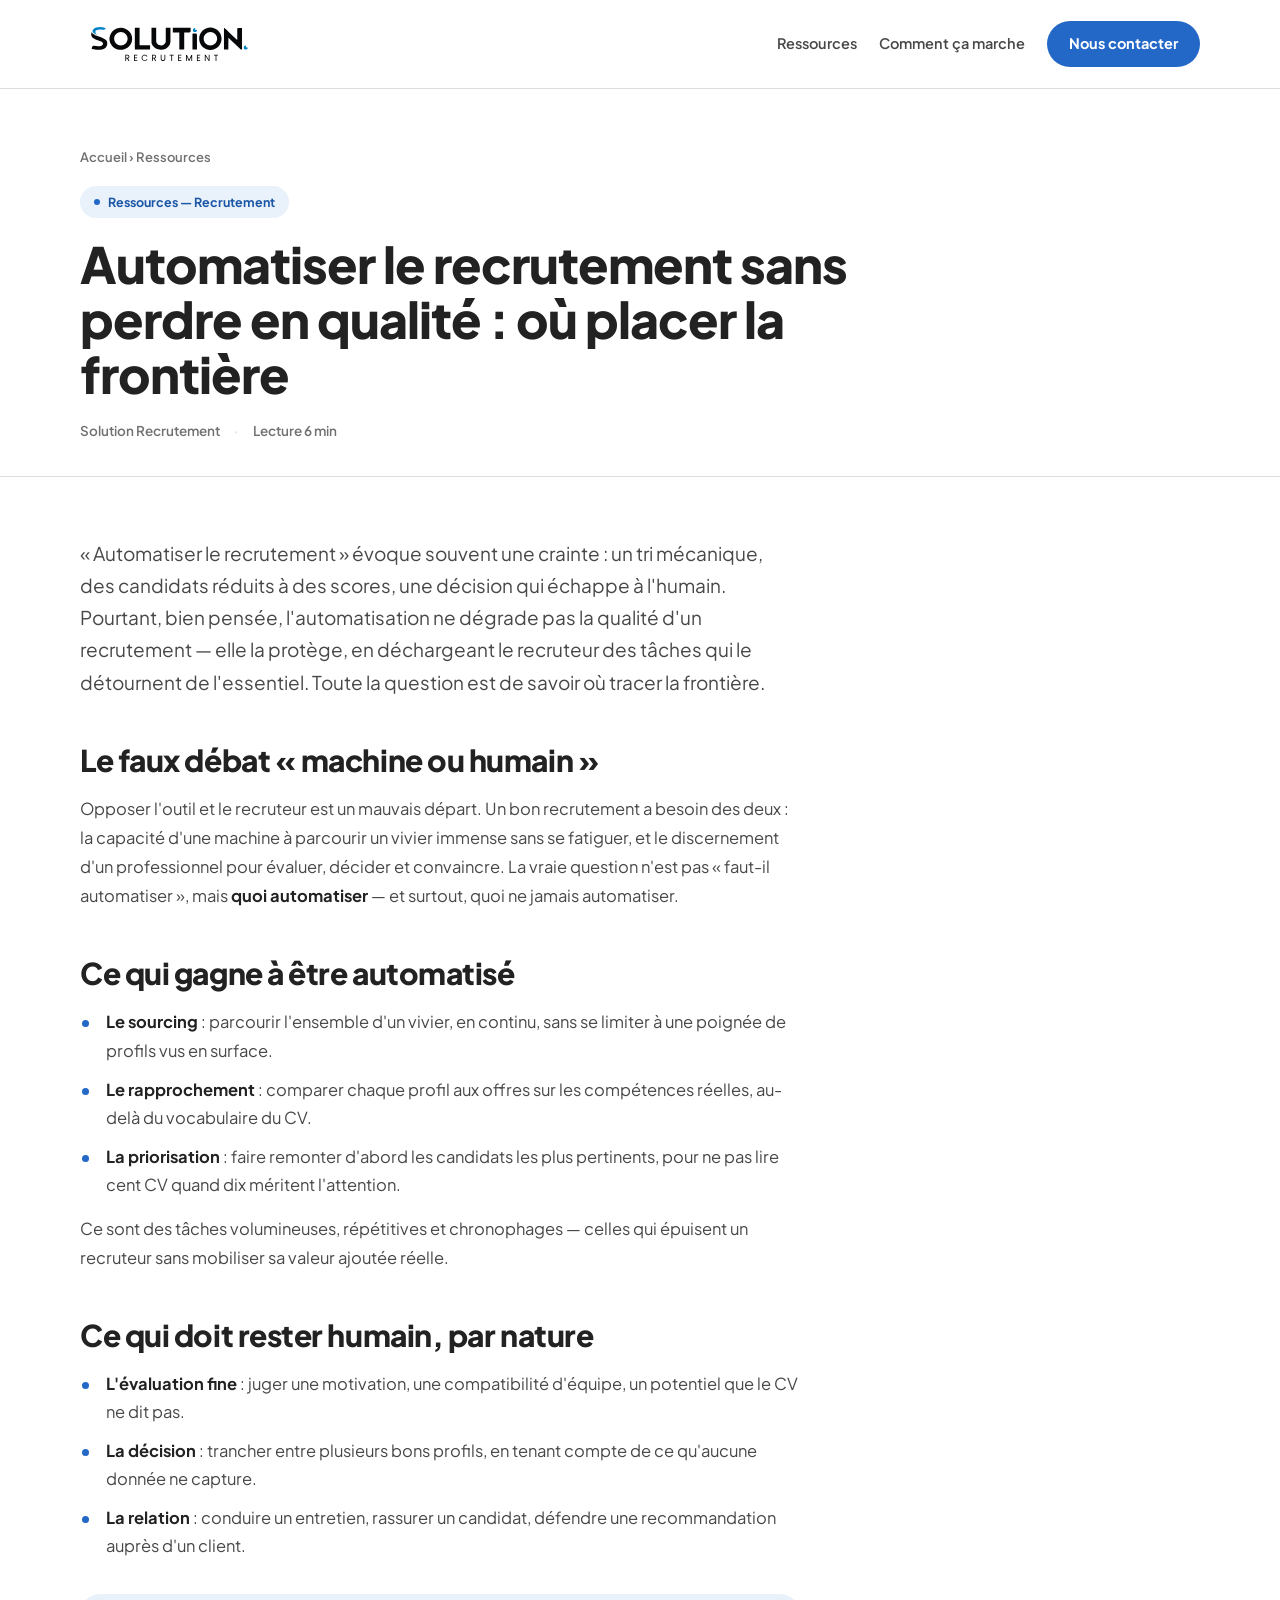
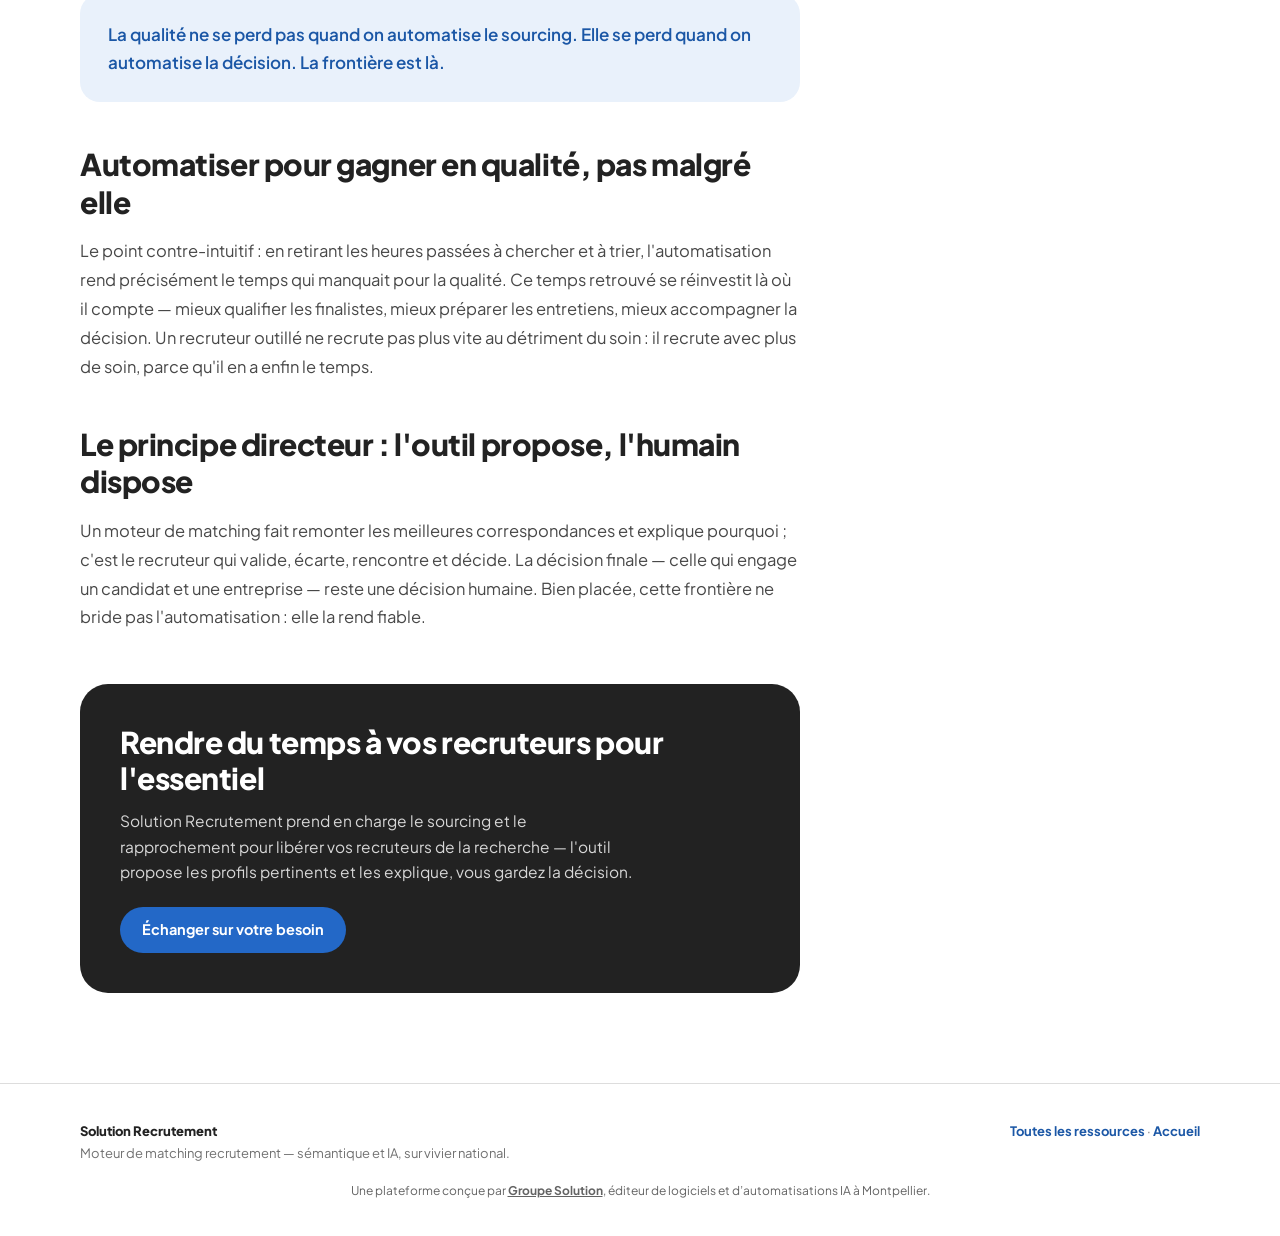
<file: articles/automatiser-recrutement-sans-perdre-qualite.html>
<!DOCTYPE html>
<html lang="fr">
<head>
  <meta charset="UTF-8" />
  <meta name="viewport" content="width=device-width, initial-scale=1.0" />
  <title>Automatiser le recrutement sans perdre en qualité : où placer la frontière — Solution Recrutement</title>
  <meta name="description" content="Automatiser le recrutement fait peur : on craint un tri froid et des candidats standardisés. La vraie question n'est pas machine ou humain, mais où placer la frontière — ce qu'on délègue à l'outil, ce qu'on garde entre les mains du recruteur." />
  <meta name="robots" content="index, follow" />
  <link rel="canonical" href="https://solutionsrecrutement.fr/articles/automatiser-recrutement-sans-perdre-qualite.html" />
  <link rel="icon" type="image/svg+xml" href="../favicon.svg" />
  <meta property="og:type" content="article" />
  <meta property="og:url" content="https://solutionsrecrutement.fr/articles/automatiser-recrutement-sans-perdre-qualite.html" />
  <meta property="og:title" content="Automatiser le recrutement sans perdre en qualité : où placer la frontière" />
  <meta property="og:description" content="La vraie question n'est pas machine ou humain, mais où tracer la frontière entre l'outil et le recruteur." />
  <meta property="og:locale" content="fr_FR" />
  <link rel="preconnect" href="https://fonts.googleapis.com" />
  <link rel="preconnect" href="https://fonts.gstatic.com" crossorigin />
  <link href="https://fonts.googleapis.com/css2?family=Plus+Jakarta+Sans:wght@400;500;600;700;800&display=swap" rel="stylesheet" />
  <link rel="stylesheet" href="article.css" />
  <script type="application/ld+json">
{
  "@context": "https://schema.org",
  "@type": "Article",
  "headline": "Automatiser le recrutement sans perdre en qualité : où placer la frontière",
  "description": "Automatiser le recrutement fait peur : on craint un tri froid et des candidats standardisés. La vraie question n'est pas machine ou humain, mais où placer la frontière — ce qu'on délègue à l'outil, ce qu'on garde entre les mains du recruteur.",
  "inLanguage": "fr-FR",
  "mainEntityOfPage": {
    "@type": "WebPage",
    "@id": "https://solutionsrecrutement.fr/articles/automatiser-recrutement-sans-perdre-qualite.html"
  },
  "url": "https://solutionsrecrutement.fr/articles/automatiser-recrutement-sans-perdre-qualite.html",
  "datePublished": "2026-08-12",
  "dateModified": "2026-08-12",
  "author": {
    "@type": "Organization",
    "name": "Solution Recrutement",
    "url": "https://solutionsrecrutement.fr"
  },
  "publisher": {
    "@type": "Organization",
    "name": "Solution Recrutement",
    "url": "https://solutionsrecrutement.fr",
    "logo": {
      "@type": "ImageObject",
      "url": "https://solutionsrecrutement.fr/favicon.svg"
    }
  }
}
  </script>
</head>
<body>
  <header class="nav">
    <div class="nav-inner">
      <a class="brand" href="../index.html" aria-label="Solution Recrutement — accueil"><img src="../Logo.svg" alt="Solution Recrutement" /></a>
      <nav class="nav-actions">
        <a class="nav-link" href="index.html">Ressources</a>
        <a class="nav-link" href="../index.html#mecanisme">Comment ça marche</a>
        <a class="btn" href="../index.html#contact">Nous contacter</a>
      </nav>
    </div>
  </header>

  <main>
    <article>
      <header class="article-head">
        <div class="wrap">
          <div class="breadcrumb"><a href="../index.html">Accueil</a> › <a href="index.html">Ressources</a></div>
          <div class="kicker">Ressources — Recrutement</div>
          <h1>Automatiser le recrutement sans perdre en qualité : où placer la frontière</h1>
          <div class="byline"><span>Solution Recrutement</span><span class="dot">·</span><span>Lecture 6 min</span></div>
        </div>
      </header>

      <div class="article-body"><div class="wrap"><div class="prose">
        <p class="lead">« Automatiser le recrutement » évoque souvent une crainte : un tri mécanique, des candidats réduits à des scores, une décision qui échappe à l'humain. Pourtant, bien pensée, l'automatisation ne dégrade pas la qualité d'un recrutement — elle la protège, en déchargeant le recruteur des tâches qui le détournent de l'essentiel. Toute la question est de savoir où tracer la frontière.</p>

        <h2>Le faux débat « machine ou humain »</h2>
        <p>Opposer l'outil et le recruteur est un mauvais départ. Un bon recrutement a besoin des deux : la capacité d'une machine à parcourir un vivier immense sans se fatiguer, et le discernement d'un professionnel pour évaluer, décider et convaincre. La vraie question n'est pas « faut-il automatiser », mais <strong>quoi automatiser</strong> — et surtout, quoi ne jamais automatiser.</p>

        <h2>Ce qui gagne à être automatisé</h2>
        <ul>
          <li><strong>Le sourcing</strong> : parcourir l'ensemble d'un vivier, en continu, sans se limiter à une poignée de profils vus en surface.</li>
          <li><strong>Le rapprochement</strong> : comparer chaque profil aux offres sur les compétences réelles, au-delà du vocabulaire du CV.</li>
          <li><strong>La priorisation</strong> : faire remonter d'abord les candidats les plus pertinents, pour ne pas lire cent CV quand dix méritent l'attention.</li>
        </ul>
        <p>Ce sont des tâches volumineuses, répétitives et chronophages — celles qui épuisent un recruteur sans mobiliser sa valeur ajoutée réelle.</p>

        <h2>Ce qui doit rester humain, par nature</h2>
        <ul>
          <li><strong>L'évaluation fine</strong> : juger une motivation, une compatibilité d'équipe, un potentiel que le CV ne dit pas.</li>
          <li><strong>La décision</strong> : trancher entre plusieurs bons profils, en tenant compte de ce qu'aucune donnée ne capture.</li>
          <li><strong>La relation</strong> : conduire un entretien, rassurer un candidat, défendre une recommandation auprès d'un client.</li>
        </ul>

        <div class="callout"><p>La qualité ne se perd pas quand on automatise le sourcing. Elle se perd quand on automatise la décision. La frontière est là.</p></div>

        <h2>Automatiser pour gagner en qualité, pas malgré elle</h2>
        <p>Le point contre-intuitif : en retirant les heures passées à chercher et à trier, l'automatisation rend précisément le temps qui manquait pour la qualité. Ce temps retrouvé se réinvestit là où il compte — mieux qualifier les finalistes, mieux préparer les entretiens, mieux accompagner la décision. Un recruteur outillé ne recrute pas plus vite au détriment du soin : il recrute avec plus de soin, parce qu'il en a enfin le temps.</p>

        <h2>Le principe directeur : l'outil propose, l'humain dispose</h2>
        <p>Un moteur de matching fait remonter les meilleures correspondances et explique pourquoi ; c'est le recruteur qui valide, écarte, rencontre et décide. La décision finale — celle qui engage un candidat et une entreprise — reste une décision humaine. Bien placée, cette frontière ne bride pas l'automatisation : elle la rend fiable.</p>

        <div class="article-cta">
          <h2>Rendre du temps à vos recruteurs pour l'essentiel</h2>
          <p>Solution Recrutement prend en charge le sourcing et le rapprochement pour libérer vos recruteurs de la recherche — l'outil propose les profils pertinents et les explique, vous gardez la décision.</p>
          <a class="btn" href="../index.html#contact">Échanger sur votre besoin</a>
        </div>
      </div></div></div>
    </article>
  </main>

  <footer class="footer">
    <div class="footer-inner">
      <div><strong>Solution Recrutement</strong><br />Moteur de matching recrutement — sémantique et IA, sur vivier national.</div>
      <div><a href="index.html">Toutes les ressources</a> · <a href="../index.html">Accueil</a></div>
    </div>
  <p class="gs-credit" style="text-align:center;font-size:12px;opacity:.7;margin:18px 0 0">Une plateforme conçue par <a href="https://www.groupsolution.fr/" style="color:inherit;text-decoration:underline">Groupe Solution</a>, éditeur de logiciels et d’automatisations IA à Montpellier.</p>
</footer>
</body>
</html>
</file>
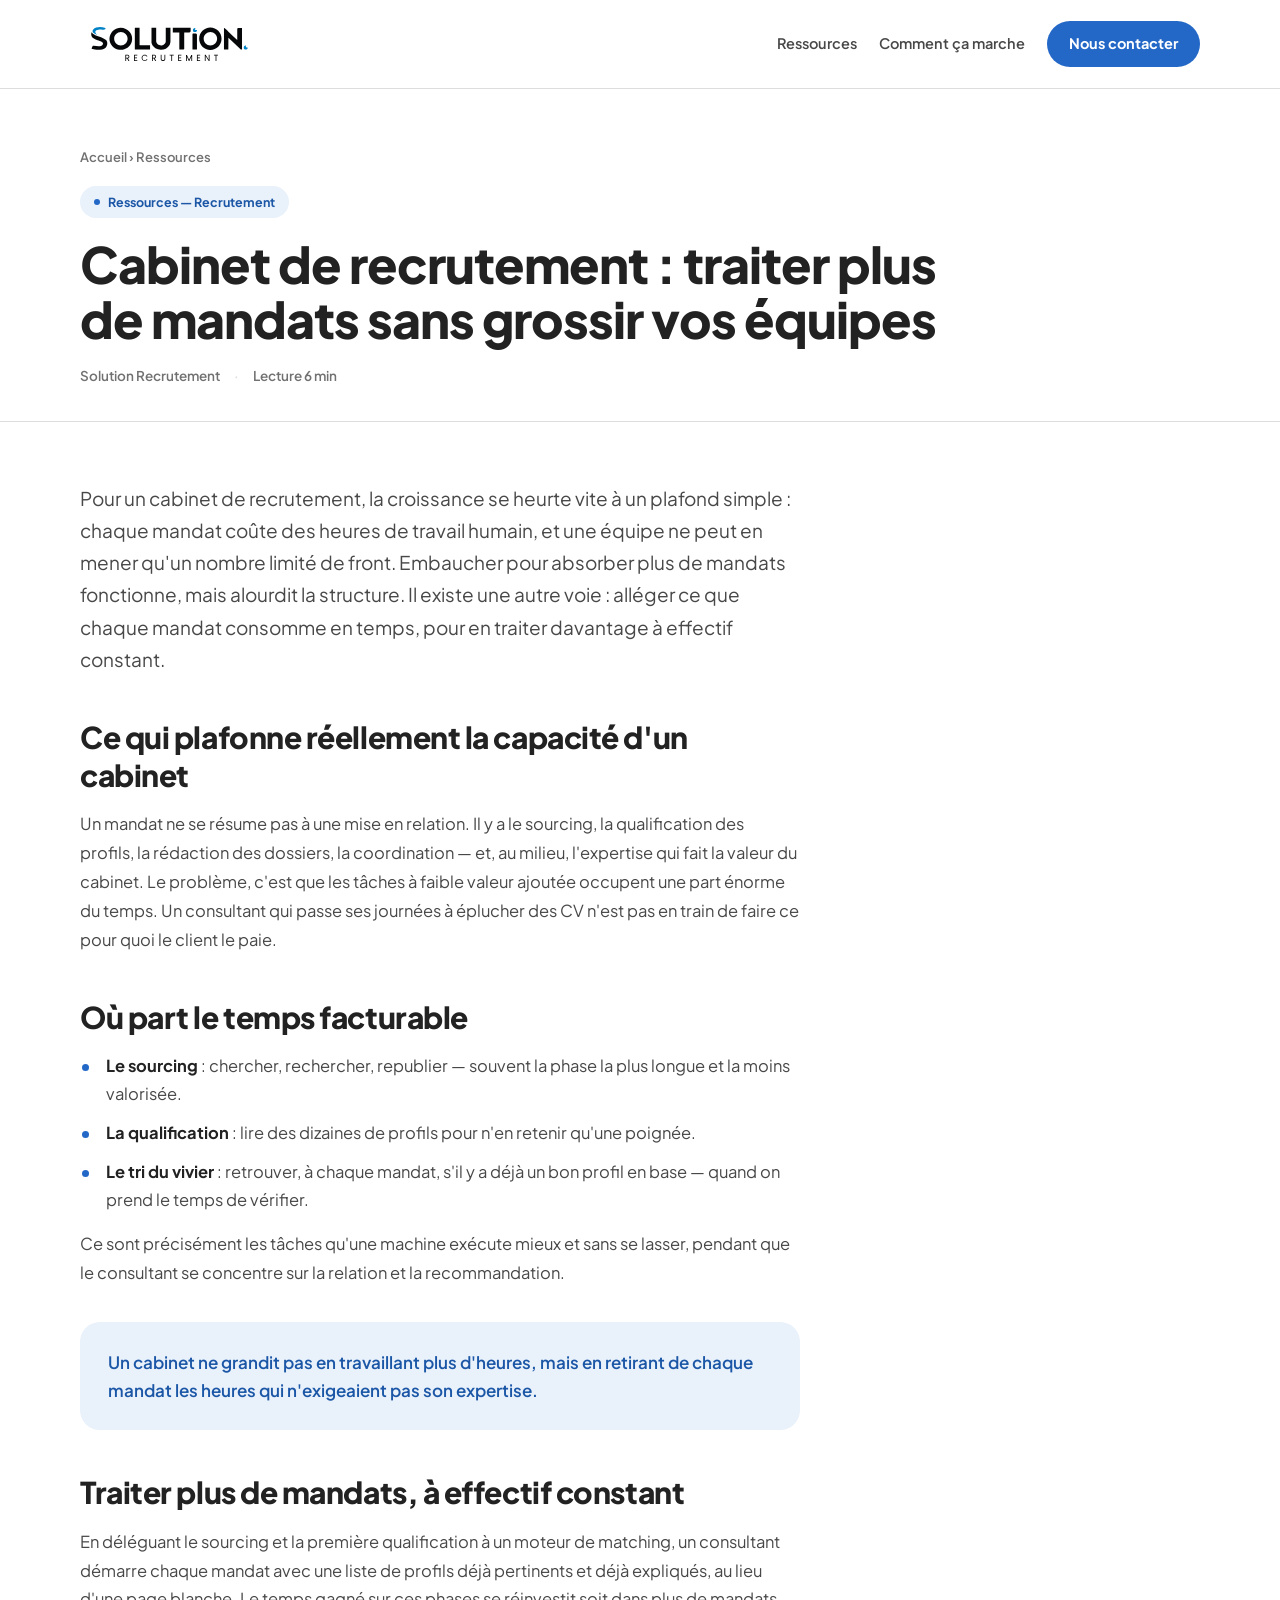
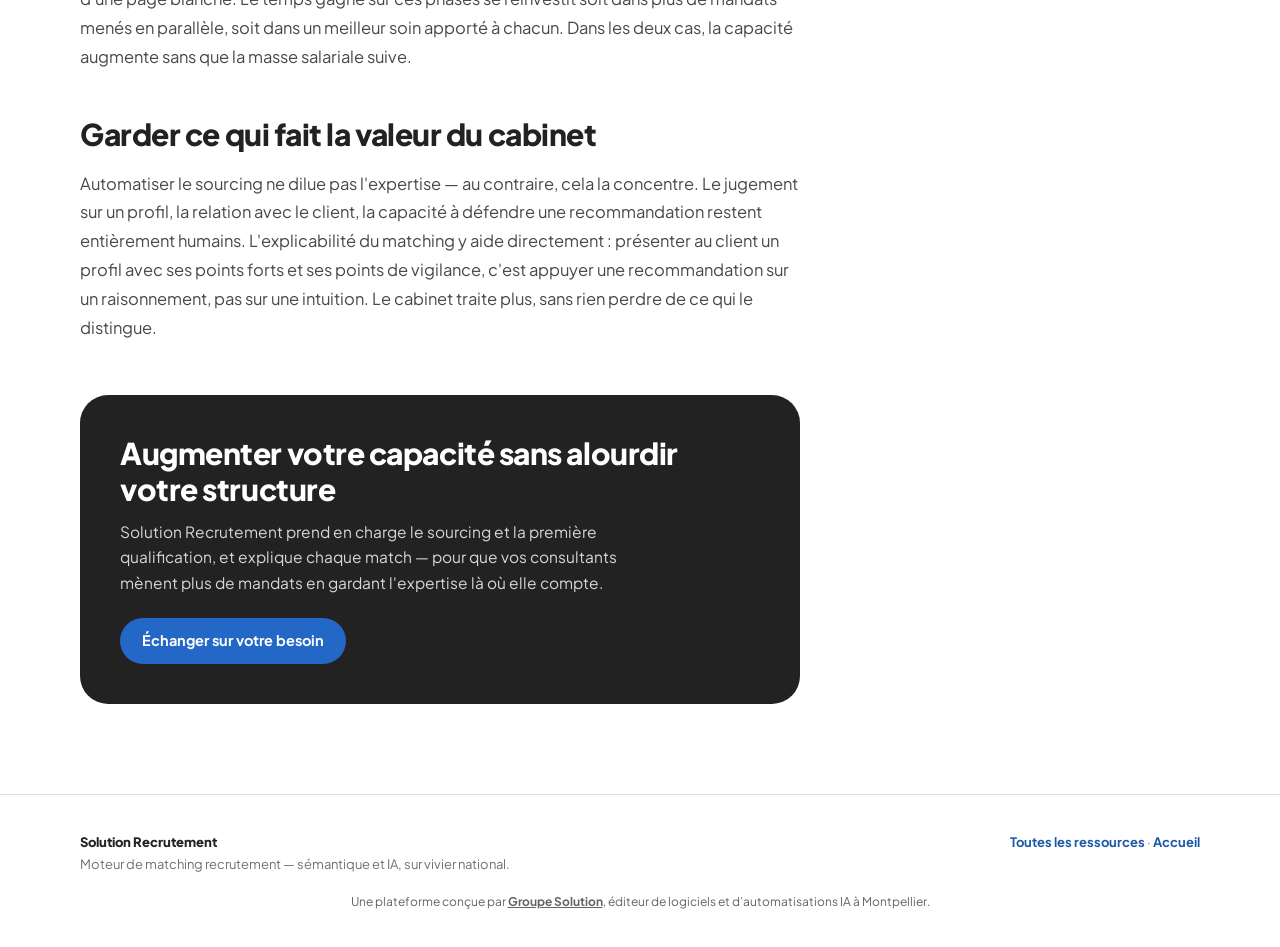
<file: articles/cabinet-recrutement-traiter-plus-de-mandats.html>
<!DOCTYPE html>
<html lang="fr">
<head>
  <meta charset="UTF-8" />
  <meta name="viewport" content="width=device-width, initial-scale=1.0" />
  <title>Cabinet de recrutement : traiter plus de mandats sans grossir vos équipes — Solution Recrutement</title>
  <meta name="description" content="La capacité d'un cabinet de recrutement est plafonnée par le temps humain que coûte chaque mandat. En automatisant sourcing et qualification, on traite plus de mandats en parallèle sans embaucher — et on garde l'expertise là où elle compte." />
  <meta name="robots" content="index, follow" />
  <link rel="canonical" href="https://solutionsrecrutement.fr/articles/cabinet-recrutement-traiter-plus-de-mandats.html" />
  <link rel="icon" type="image/svg+xml" href="../favicon.svg" />
  <meta property="og:type" content="article" />
  <meta property="og:url" content="https://solutionsrecrutement.fr/articles/cabinet-recrutement-traiter-plus-de-mandats.html" />
  <meta property="og:title" content="Cabinet de recrutement : traiter plus de mandats sans grossir vos équipes" />
  <meta property="og:description" content="Automatiser sourcing et qualification pour traiter plus de mandats en parallèle, sans embaucher." />
  <meta property="og:locale" content="fr_FR" />
  <link rel="preconnect" href="https://fonts.googleapis.com" />
  <link rel="preconnect" href="https://fonts.gstatic.com" crossorigin />
  <link href="https://fonts.googleapis.com/css2?family=Plus+Jakarta+Sans:wght@400;500;600;700;800&display=swap" rel="stylesheet" />
  <link rel="stylesheet" href="article.css" />
  <script type="application/ld+json">
{
  "@context": "https://schema.org",
  "@type": "Article",
  "headline": "Cabinet de recrutement : traiter plus de mandats sans grossir vos équipes",
  "description": "La capacité d'un cabinet de recrutement est plafonnée par le temps humain que coûte chaque mandat. En automatisant sourcing et qualification, on traite plus de mandats en parallèle sans embaucher — et on garde l'expertise là où elle compte.",
  "inLanguage": "fr-FR",
  "mainEntityOfPage": {
    "@type": "WebPage",
    "@id": "https://solutionsrecrutement.fr/articles/cabinet-recrutement-traiter-plus-de-mandats.html"
  },
  "url": "https://solutionsrecrutement.fr/articles/cabinet-recrutement-traiter-plus-de-mandats.html",
  "datePublished": "2026-08-12",
  "dateModified": "2026-08-12",
  "author": {
    "@type": "Organization",
    "name": "Solution Recrutement",
    "url": "https://solutionsrecrutement.fr"
  },
  "publisher": {
    "@type": "Organization",
    "name": "Solution Recrutement",
    "url": "https://solutionsrecrutement.fr",
    "logo": {
      "@type": "ImageObject",
      "url": "https://solutionsrecrutement.fr/favicon.svg"
    }
  }
}
  </script>
</head>
<body>
  <header class="nav">
    <div class="nav-inner">
      <a class="brand" href="../index.html" aria-label="Solution Recrutement — accueil"><img src="../Logo.svg" alt="Solution Recrutement" /></a>
      <nav class="nav-actions">
        <a class="nav-link" href="index.html">Ressources</a>
        <a class="nav-link" href="../index.html#mecanisme">Comment ça marche</a>
        <a class="btn" href="../index.html#contact">Nous contacter</a>
      </nav>
    </div>
  </header>

  <main>
    <article>
      <header class="article-head">
        <div class="wrap">
          <div class="breadcrumb"><a href="../index.html">Accueil</a> › <a href="index.html">Ressources</a></div>
          <div class="kicker">Ressources — Recrutement</div>
          <h1>Cabinet de recrutement : traiter plus de mandats sans grossir vos équipes</h1>
          <div class="byline"><span>Solution Recrutement</span><span class="dot">·</span><span>Lecture 6 min</span></div>
        </div>
      </header>

      <div class="article-body"><div class="wrap"><div class="prose">
        <p class="lead">Pour un cabinet de recrutement, la croissance se heurte vite à un plafond simple : chaque mandat coûte des heures de travail humain, et une équipe ne peut en mener qu'un nombre limité de front. Embaucher pour absorber plus de mandats fonctionne, mais alourdit la structure. Il existe une autre voie : alléger ce que chaque mandat consomme en temps, pour en traiter davantage à effectif constant.</p>

        <h2>Ce qui plafonne réellement la capacité d'un cabinet</h2>
        <p>Un mandat ne se résume pas à une mise en relation. Il y a le sourcing, la qualification des profils, la rédaction des dossiers, la coordination — et, au milieu, l'expertise qui fait la valeur du cabinet. Le problème, c'est que les tâches à faible valeur ajoutée occupent une part énorme du temps. Un consultant qui passe ses journées à éplucher des CV n'est pas en train de faire ce pour quoi le client le paie.</p>

        <h2>Où part le temps facturable</h2>
        <ul>
          <li><strong>Le sourcing</strong> : chercher, rechercher, republier — souvent la phase la plus longue et la moins valorisée.</li>
          <li><strong>La qualification</strong> : lire des dizaines de profils pour n'en retenir qu'une poignée.</li>
          <li><strong>Le tri du vivier</strong> : retrouver, à chaque mandat, s'il y a déjà un bon profil en base — quand on prend le temps de vérifier.</li>
        </ul>
        <p>Ce sont précisément les tâches qu'une machine exécute mieux et sans se lasser, pendant que le consultant se concentre sur la relation et la recommandation.</p>

        <div class="callout"><p>Un cabinet ne grandit pas en travaillant plus d'heures, mais en retirant de chaque mandat les heures qui n'exigeaient pas son expertise.</p></div>

        <h2>Traiter plus de mandats, à effectif constant</h2>
        <p>En déléguant le sourcing et la première qualification à un moteur de matching, un consultant démarre chaque mandat avec une liste de profils déjà pertinents et déjà expliqués, au lieu d'une page blanche. Le temps gagné sur ces phases se réinvestit soit dans plus de mandats menés en parallèle, soit dans un meilleur soin apporté à chacun. Dans les deux cas, la capacité augmente sans que la masse salariale suive.</p>

        <h2>Garder ce qui fait la valeur du cabinet</h2>
        <p>Automatiser le sourcing ne dilue pas l'expertise — au contraire, cela la concentre. Le jugement sur un profil, la relation avec le client, la capacité à défendre une recommandation restent entièrement humains. L'explicabilité du matching y aide directement : présenter au client un profil avec ses points forts et ses points de vigilance, c'est appuyer une recommandation sur un raisonnement, pas sur une intuition. Le cabinet traite plus, sans rien perdre de ce qui le distingue.</p>

        <div class="article-cta">
          <h2>Augmenter votre capacité sans alourdir votre structure</h2>
          <p>Solution Recrutement prend en charge le sourcing et la première qualification, et explique chaque match — pour que vos consultants mènent plus de mandats en gardant l'expertise là où elle compte.</p>
          <a class="btn" href="../index.html#contact">Échanger sur votre besoin</a>
        </div>
      </div></div></div>
    </article>
  </main>

  <footer class="footer">
    <div class="footer-inner">
      <div><strong>Solution Recrutement</strong><br />Moteur de matching recrutement — sémantique et IA, sur vivier national.</div>
      <div><a href="index.html">Toutes les ressources</a> · <a href="../index.html">Accueil</a></div>
    </div>
  <p class="gs-credit" style="text-align:center;font-size:12px;opacity:.7;margin:18px 0 0">Une plateforme conçue par <a href="https://www.groupsolution.fr/" style="color:inherit;text-decoration:underline">Groupe Solution</a>, éditeur de logiciels et d’automatisations IA à Montpellier.</p>
</footer>
</body>
</html>
</file>
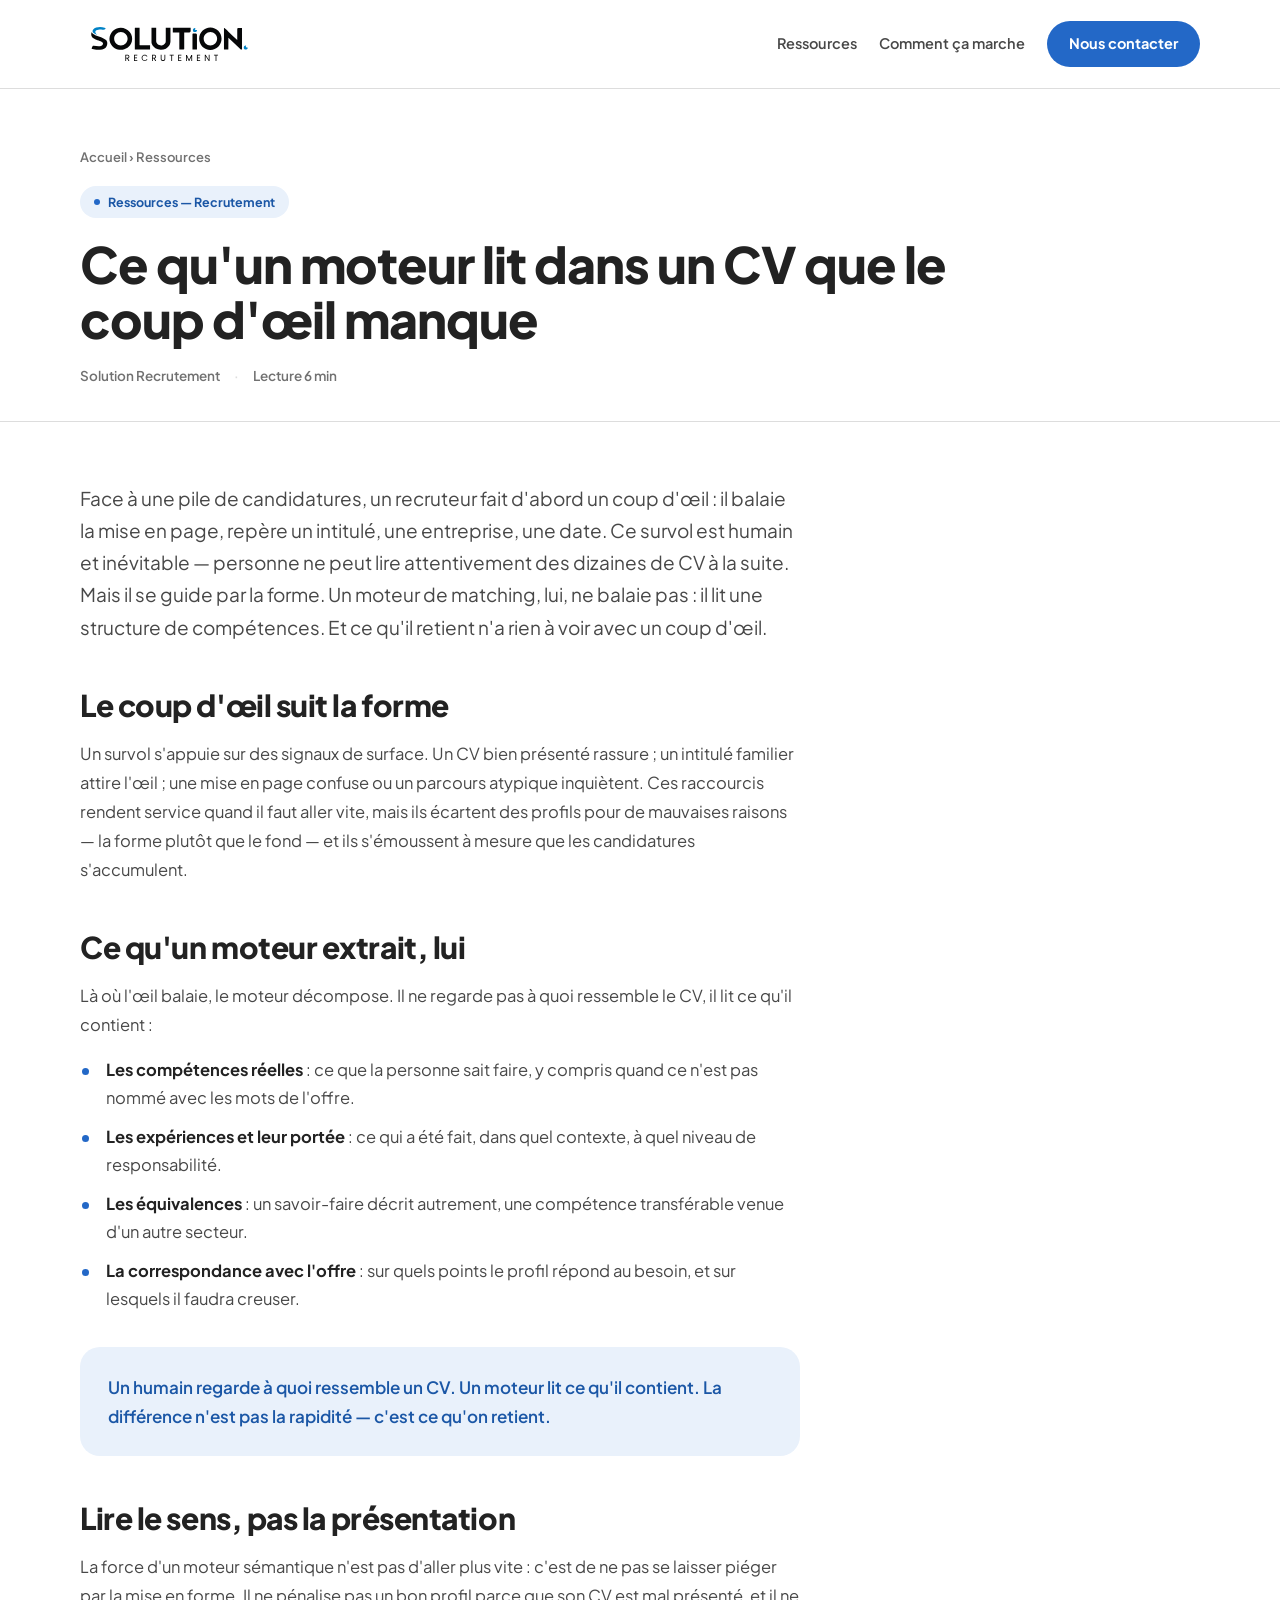
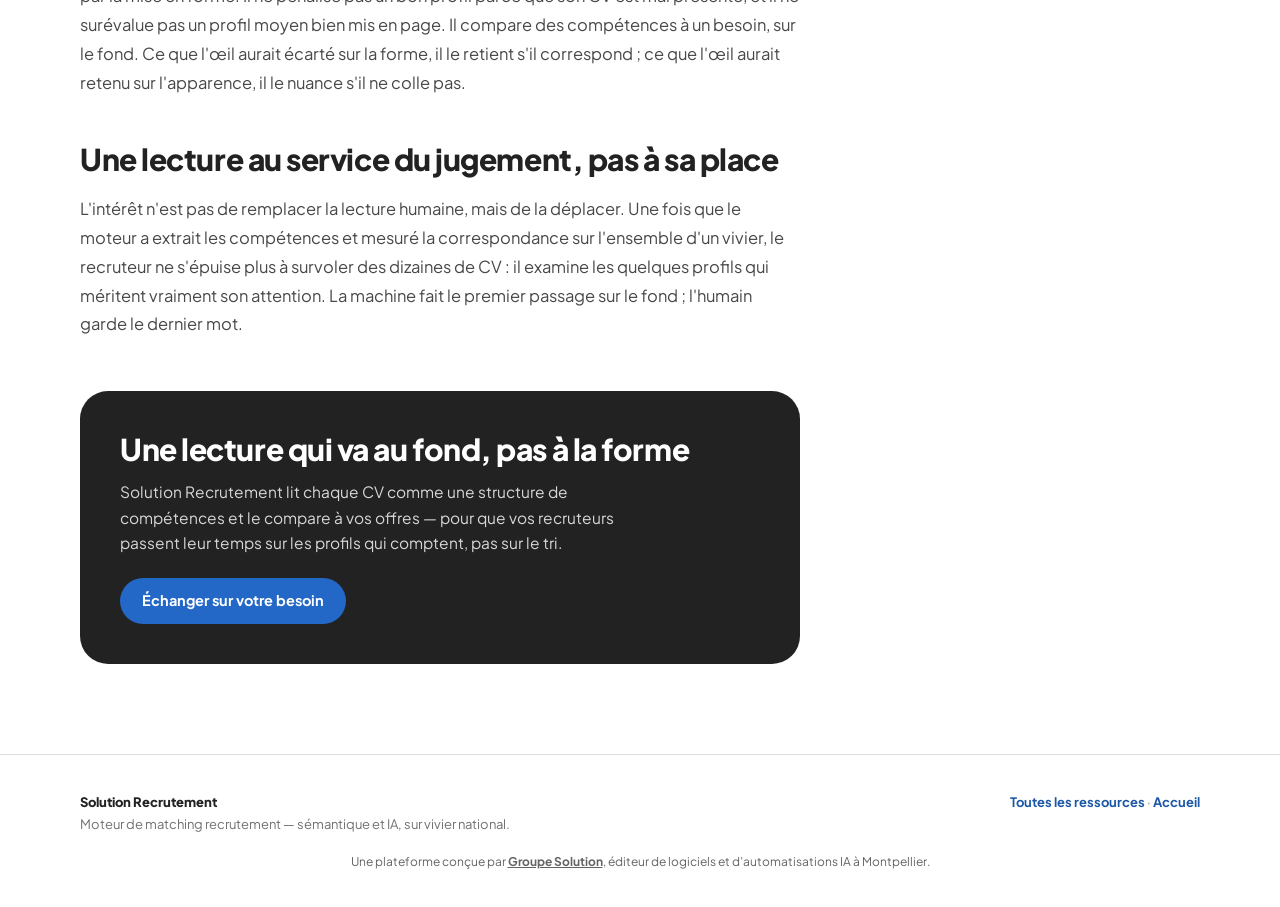
<file: articles/ce-quun-moteur-lit-dans-un-cv.html>
<!DOCTYPE html>
<html lang="fr">
<head>
  <meta charset="UTF-8" />
  <meta name="viewport" content="width=device-width, initial-scale=1.0" />
  <title>Ce qu'un moteur lit dans un CV que le coup d'œil manque — Solution Recrutement</title>
  <meta name="description" content="Un survol de CV se laisse guider par la forme : mise en page, intitulé, entreprise. Un moteur de matching, lui, lit une structure de compétences et la compare à l'offre. Ce que la lecture sur le fond retient là où le coup d'œil passe à côté." />
  <meta name="robots" content="index, follow" />
  <link rel="canonical" href="https://solutionsrecrutement.fr/articles/ce-quun-moteur-lit-dans-un-cv.html" />
  <link rel="icon" type="image/svg+xml" href="../favicon.svg" />
  <meta property="og:type" content="article" />
  <meta property="og:url" content="https://solutionsrecrutement.fr/articles/ce-quun-moteur-lit-dans-un-cv.html" />
  <meta property="og:title" content="Ce qu'un moteur lit dans un CV que le coup d'œil manque" />
  <meta property="og:description" content="Le survol suit la forme ; le moteur lit une structure de compétences comparée à l'offre." />
  <meta property="og:locale" content="fr_FR" />
  <link rel="preconnect" href="https://fonts.googleapis.com" />
  <link rel="preconnect" href="https://fonts.gstatic.com" crossorigin />
  <link href="https://fonts.googleapis.com/css2?family=Plus+Jakarta+Sans:wght@400;500;600;700;800&display=swap" rel="stylesheet" />
  <link rel="stylesheet" href="article.css" />
  <script type="application/ld+json">
{
  "@context": "https://schema.org",
  "@type": "Article",
  "headline": "Ce qu'un moteur lit dans un CV que le coup d'œil manque",
  "description": "Un survol de CV se laisse guider par la forme : mise en page, intitulé, entreprise. Un moteur de matching, lui, lit une structure de compétences et la compare à l'offre. Ce que la lecture sur le fond retient là où le coup d'œil passe à côté.",
  "inLanguage": "fr-FR",
  "mainEntityOfPage": {
    "@type": "WebPage",
    "@id": "https://solutionsrecrutement.fr/articles/ce-quun-moteur-lit-dans-un-cv.html"
  },
  "url": "https://solutionsrecrutement.fr/articles/ce-quun-moteur-lit-dans-un-cv.html",
  "datePublished": "2026-08-12",
  "dateModified": "2026-08-12",
  "author": {
    "@type": "Organization",
    "name": "Solution Recrutement",
    "url": "https://solutionsrecrutement.fr"
  },
  "publisher": {
    "@type": "Organization",
    "name": "Solution Recrutement",
    "url": "https://solutionsrecrutement.fr",
    "logo": {
      "@type": "ImageObject",
      "url": "https://solutionsrecrutement.fr/favicon.svg"
    }
  }
}
  </script>
</head>
<body>
  <header class="nav">
    <div class="nav-inner">
      <a class="brand" href="../index.html" aria-label="Solution Recrutement — accueil"><img src="../Logo.svg" alt="Solution Recrutement" /></a>
      <nav class="nav-actions">
        <a class="nav-link" href="index.html">Ressources</a>
        <a class="nav-link" href="../index.html#mecanisme">Comment ça marche</a>
        <a class="btn" href="../index.html#contact">Nous contacter</a>
      </nav>
    </div>
  </header>

  <main>
    <article>
      <header class="article-head">
        <div class="wrap">
          <div class="breadcrumb"><a href="../index.html">Accueil</a> › <a href="index.html">Ressources</a></div>
          <div class="kicker">Ressources — Recrutement</div>
          <h1>Ce qu'un moteur lit dans un CV que le coup d'œil manque</h1>
          <div class="byline"><span>Solution Recrutement</span><span class="dot">·</span><span>Lecture 6 min</span></div>
        </div>
      </header>

      <div class="article-body"><div class="wrap"><div class="prose">
        <p class="lead">Face à une pile de candidatures, un recruteur fait d'abord un coup d'œil : il balaie la mise en page, repère un intitulé, une entreprise, une date. Ce survol est humain et inévitable — personne ne peut lire attentivement des dizaines de CV à la suite. Mais il se guide par la forme. Un moteur de matching, lui, ne balaie pas : il lit une structure de compétences. Et ce qu'il retient n'a rien à voir avec un coup d'œil.</p>

        <h2>Le coup d'œil suit la forme</h2>
        <p>Un survol s'appuie sur des signaux de surface. Un CV bien présenté rassure ; un intitulé familier attire l'œil ; une mise en page confuse ou un parcours atypique inquiètent. Ces raccourcis rendent service quand il faut aller vite, mais ils écartent des profils pour de mauvaises raisons — la forme plutôt que le fond — et ils s'émoussent à mesure que les candidatures s'accumulent.</p>

        <h2>Ce qu'un moteur extrait, lui</h2>
        <p>Là où l'œil balaie, le moteur décompose. Il ne regarde pas à quoi ressemble le CV, il lit ce qu'il contient :</p>
        <ul>
          <li><strong>Les compétences réelles</strong> : ce que la personne sait faire, y compris quand ce n'est pas nommé avec les mots de l'offre.</li>
          <li><strong>Les expériences et leur portée</strong> : ce qui a été fait, dans quel contexte, à quel niveau de responsabilité.</li>
          <li><strong>Les équivalences</strong> : un savoir-faire décrit autrement, une compétence transférable venue d'un autre secteur.</li>
          <li><strong>La correspondance avec l'offre</strong> : sur quels points le profil répond au besoin, et sur lesquels il faudra creuser.</li>
        </ul>

        <div class="callout"><p>Un humain regarde à quoi ressemble un CV. Un moteur lit ce qu'il contient. La différence n'est pas la rapidité — c'est ce qu'on retient.</p></div>

        <h2>Lire le sens, pas la présentation</h2>
        <p>La force d'un moteur sémantique n'est pas d'aller plus vite : c'est de ne pas se laisser piéger par la mise en forme. Il ne pénalise pas un bon profil parce que son CV est mal présenté, et il ne surévalue pas un profil moyen bien mis en page. Il compare des compétences à un besoin, sur le fond. Ce que l'œil aurait écarté sur la forme, il le retient s'il correspond ; ce que l'œil aurait retenu sur l'apparence, il le nuance s'il ne colle pas.</p>

        <h2>Une lecture au service du jugement, pas à sa place</h2>
        <p>L'intérêt n'est pas de remplacer la lecture humaine, mais de la déplacer. Une fois que le moteur a extrait les compétences et mesuré la correspondance sur l'ensemble d'un vivier, le recruteur ne s'épuise plus à survoler des dizaines de CV : il examine les quelques profils qui méritent vraiment son attention. La machine fait le premier passage sur le fond ; l'humain garde le dernier mot.</p>

        <div class="article-cta">
          <h2>Une lecture qui va au fond, pas à la forme</h2>
          <p>Solution Recrutement lit chaque CV comme une structure de compétences et le compare à vos offres — pour que vos recruteurs passent leur temps sur les profils qui comptent, pas sur le tri.</p>
          <a class="btn" href="../index.html#contact">Échanger sur votre besoin</a>
        </div>
      </div></div></div>
    </article>
  </main>

  <footer class="footer">
    <div class="footer-inner">
      <div><strong>Solution Recrutement</strong><br />Moteur de matching recrutement — sémantique et IA, sur vivier national.</div>
      <div><a href="index.html">Toutes les ressources</a> · <a href="../index.html">Accueil</a></div>
    </div>
  <p class="gs-credit" style="text-align:center;font-size:12px;opacity:.7;margin:18px 0 0">Une plateforme conçue par <a href="https://www.groupsolution.fr/" style="color:inherit;text-decoration:underline">Groupe Solution</a>, éditeur de logiciels et d’automatisations IA à Montpellier.</p>
</footer>
</body>
</html>
</file>
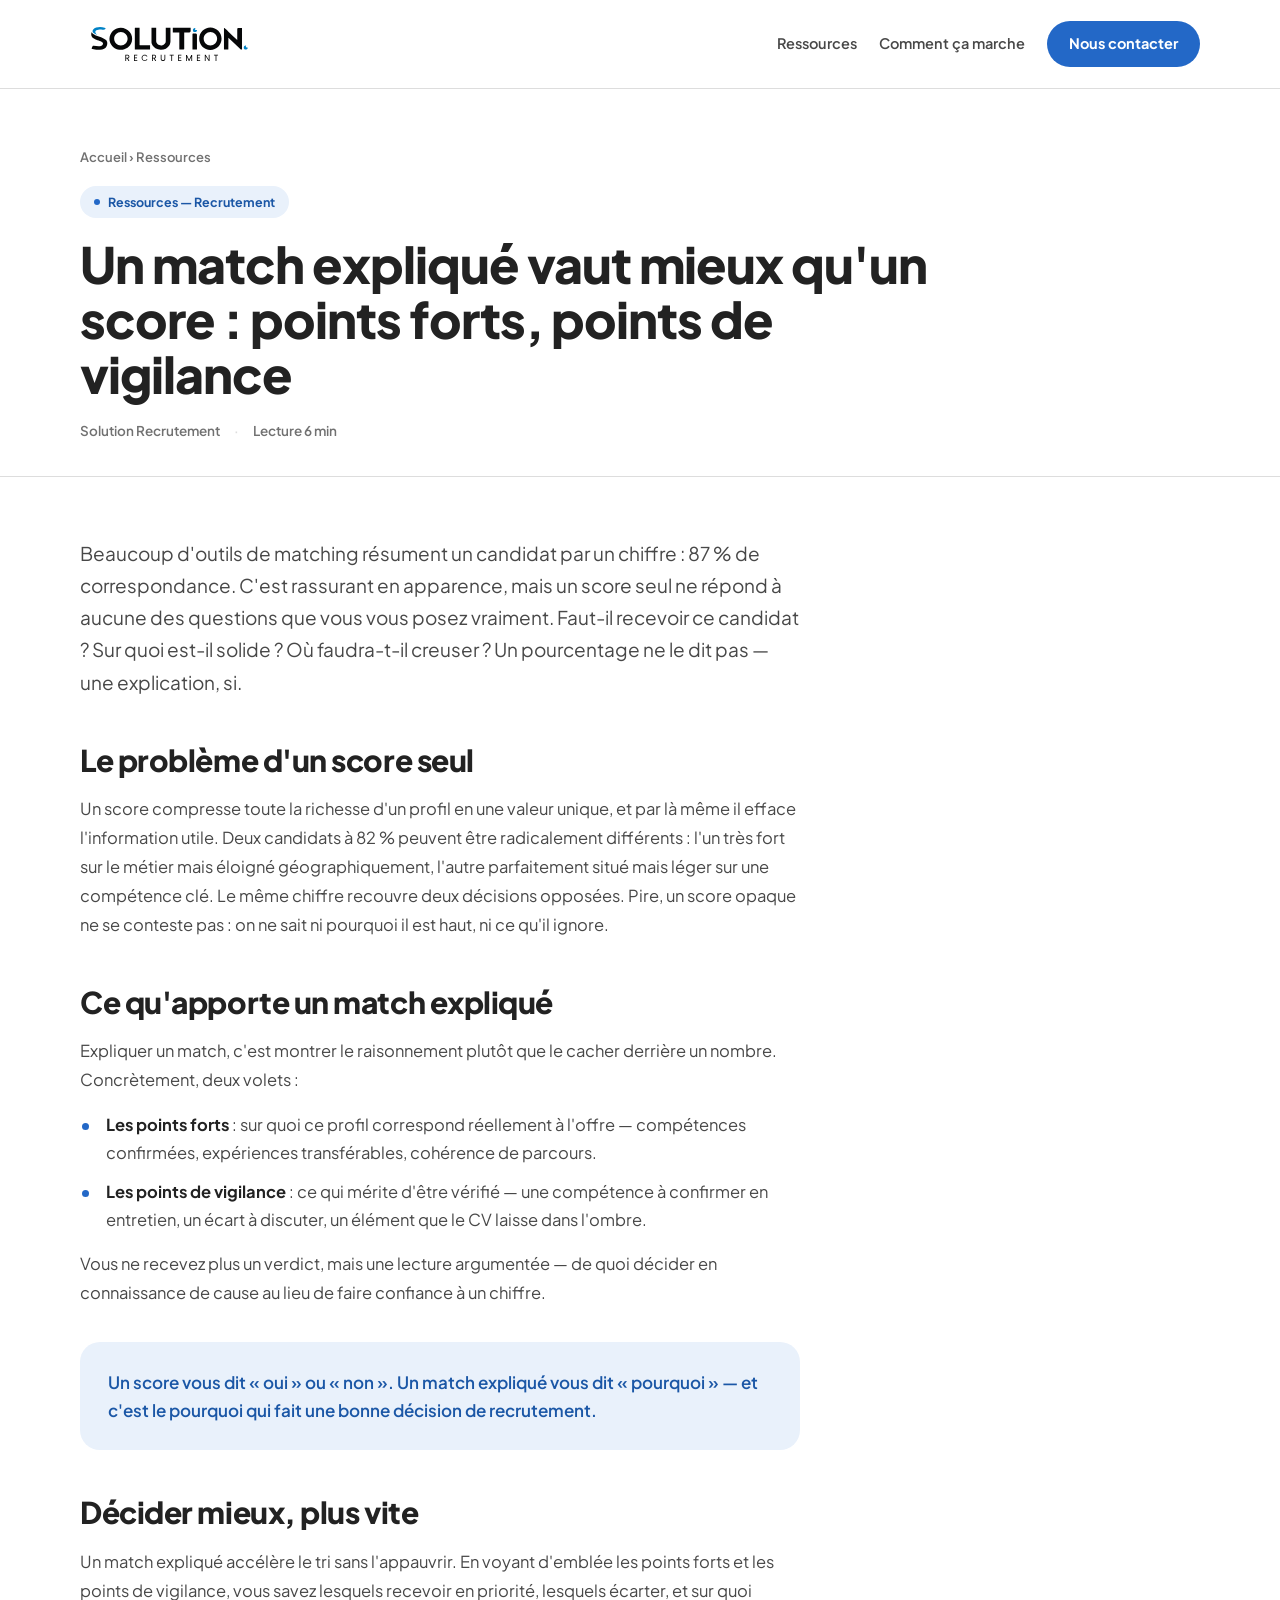
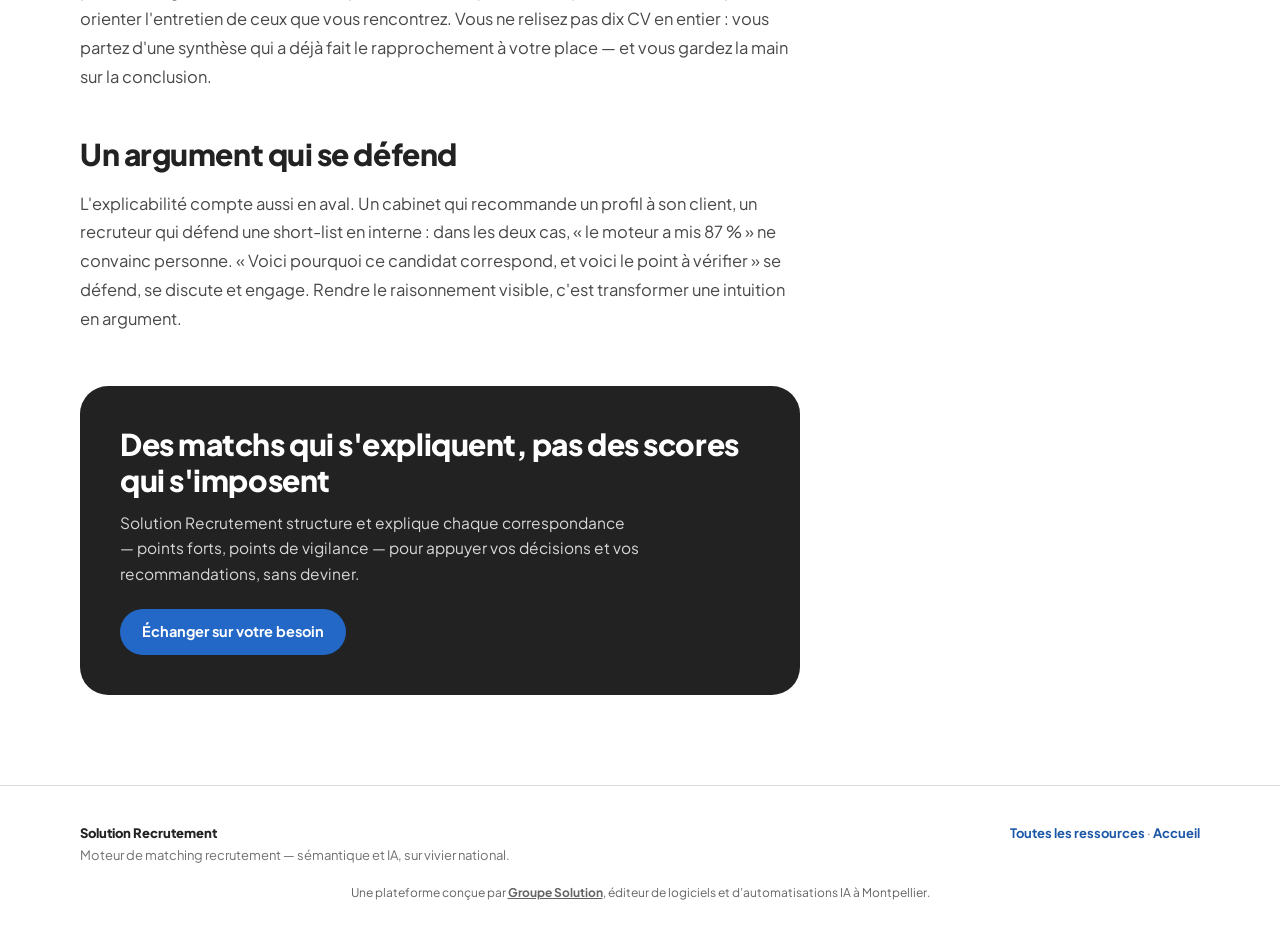
<file: articles/match-explique-plutot-que-score.html>
<!DOCTYPE html>
<html lang="fr">
<head>
  <meta charset="UTF-8" />
  <meta name="viewport" content="width=device-width, initial-scale=1.0" />
  <title>Un match expliqué vaut mieux qu'un score : points forts, points de vigilance — Solution Recrutement</title>
  <meta name="description" content="Un score de matching à 87 % ne vous dit pas s'il faut recevoir le candidat. Pourquoi l'explicabilité d'un match — points forts, points de vigilance — vaut mieux qu'un chiffre opaque, et ce que ça change pour décider et argumenter." />
  <meta name="robots" content="index, follow" />
  <link rel="canonical" href="https://solutionsrecrutement.fr/articles/match-explique-plutot-que-score.html" />
  <link rel="icon" type="image/svg+xml" href="../favicon.svg" />
  <meta property="og:type" content="article" />
  <meta property="og:url" content="https://solutionsrecrutement.fr/articles/match-explique-plutot-que-score.html" />
  <meta property="og:title" content="Un match expliqué vaut mieux qu'un score : points forts, points de vigilance" />
  <meta property="og:description" content="Un chiffre opaque ne se défend pas. Pourquoi l'explicabilité d'un match change la décision et l'argumentaire." />
  <meta property="og:locale" content="fr_FR" />
  <link rel="preconnect" href="https://fonts.googleapis.com" />
  <link rel="preconnect" href="https://fonts.gstatic.com" crossorigin />
  <link href="https://fonts.googleapis.com/css2?family=Plus+Jakarta+Sans:wght@400;500;600;700;800&display=swap" rel="stylesheet" />
  <link rel="stylesheet" href="article.css" />
  <script type="application/ld+json">
{
  "@context": "https://schema.org",
  "@type": "Article",
  "headline": "Un match expliqué vaut mieux qu'un score : points forts, points de vigilance",
  "description": "Un score de matching à 87 % ne vous dit pas s'il faut recevoir le candidat. Pourquoi l'explicabilité d'un match — points forts, points de vigilance — vaut mieux qu'un chiffre opaque, et ce que ça change pour décider et argumenter.",
  "inLanguage": "fr-FR",
  "mainEntityOfPage": {
    "@type": "WebPage",
    "@id": "https://solutionsrecrutement.fr/articles/match-explique-plutot-que-score.html"
  },
  "url": "https://solutionsrecrutement.fr/articles/match-explique-plutot-que-score.html",
  "datePublished": "2026-08-12",
  "dateModified": "2026-08-12",
  "author": {
    "@type": "Organization",
    "name": "Solution Recrutement",
    "url": "https://solutionsrecrutement.fr"
  },
  "publisher": {
    "@type": "Organization",
    "name": "Solution Recrutement",
    "url": "https://solutionsrecrutement.fr",
    "logo": {
      "@type": "ImageObject",
      "url": "https://solutionsrecrutement.fr/favicon.svg"
    }
  }
}
  </script>
</head>
<body>
  <header class="nav">
    <div class="nav-inner">
      <a class="brand" href="../index.html" aria-label="Solution Recrutement — accueil"><img src="../Logo.svg" alt="Solution Recrutement" /></a>
      <nav class="nav-actions">
        <a class="nav-link" href="index.html">Ressources</a>
        <a class="nav-link" href="../index.html#mecanisme">Comment ça marche</a>
        <a class="btn" href="../index.html#contact">Nous contacter</a>
      </nav>
    </div>
  </header>

  <main>
    <article>
      <header class="article-head">
        <div class="wrap">
          <div class="breadcrumb"><a href="../index.html">Accueil</a> › <a href="index.html">Ressources</a></div>
          <div class="kicker">Ressources — Recrutement</div>
          <h1>Un match expliqué vaut mieux qu'un score : points forts, points de vigilance</h1>
          <div class="byline"><span>Solution Recrutement</span><span class="dot">·</span><span>Lecture 6 min</span></div>
        </div>
      </header>

      <div class="article-body"><div class="wrap"><div class="prose">
        <p class="lead">Beaucoup d'outils de matching résument un candidat par un chiffre : 87 % de correspondance. C'est rassurant en apparence, mais un score seul ne répond à aucune des questions que vous vous posez vraiment. Faut-il recevoir ce candidat ? Sur quoi est-il solide ? Où faudra-t-il creuser ? Un pourcentage ne le dit pas — une explication, si.</p>

        <h2>Le problème d'un score seul</h2>
        <p>Un score compresse toute la richesse d'un profil en une valeur unique, et par là même il efface l'information utile. Deux candidats à 82 % peuvent être radicalement différents : l'un très fort sur le métier mais éloigné géographiquement, l'autre parfaitement situé mais léger sur une compétence clé. Le même chiffre recouvre deux décisions opposées. Pire, un score opaque ne se conteste pas : on ne sait ni pourquoi il est haut, ni ce qu'il ignore.</p>

        <h2>Ce qu'apporte un match expliqué</h2>
        <p>Expliquer un match, c'est montrer le raisonnement plutôt que le cacher derrière un nombre. Concrètement, deux volets :</p>
        <ul>
          <li><strong>Les points forts</strong> : sur quoi ce profil correspond réellement à l'offre — compétences confirmées, expériences transférables, cohérence de parcours.</li>
          <li><strong>Les points de vigilance</strong> : ce qui mérite d'être vérifié — une compétence à confirmer en entretien, un écart à discuter, un élément que le CV laisse dans l'ombre.</li>
        </ul>
        <p>Vous ne recevez plus un verdict, mais une lecture argumentée — de quoi décider en connaissance de cause au lieu de faire confiance à un chiffre.</p>

        <div class="callout"><p>Un score vous dit « oui » ou « non ». Un match expliqué vous dit « pourquoi » — et c'est le pourquoi qui fait une bonne décision de recrutement.</p></div>

        <h2>Décider mieux, plus vite</h2>
        <p>Un match expliqué accélère le tri sans l'appauvrir. En voyant d'emblée les points forts et les points de vigilance, vous savez lesquels recevoir en priorité, lesquels écarter, et sur quoi orienter l'entretien de ceux que vous rencontrez. Vous ne relisez pas dix CV en entier : vous partez d'une synthèse qui a déjà fait le rapprochement à votre place — et vous gardez la main sur la conclusion.</p>

        <h2>Un argument qui se défend</h2>
        <p>L'explicabilité compte aussi en aval. Un cabinet qui recommande un profil à son client, un recruteur qui défend une short-list en interne : dans les deux cas, « le moteur a mis 87 % » ne convainc personne. « Voici pourquoi ce candidat correspond, et voici le point à vérifier » se défend, se discute et engage. Rendre le raisonnement visible, c'est transformer une intuition en argument.</p>

        <div class="article-cta">
          <h2>Des matchs qui s'expliquent, pas des scores qui s'imposent</h2>
          <p>Solution Recrutement structure et explique chaque correspondance — points forts, points de vigilance — pour appuyer vos décisions et vos recommandations, sans deviner.</p>
          <a class="btn" href="../index.html#contact">Échanger sur votre besoin</a>
        </div>
      </div></div></div>
    </article>
  </main>

  <footer class="footer">
    <div class="footer-inner">
      <div><strong>Solution Recrutement</strong><br />Moteur de matching recrutement — sémantique et IA, sur vivier national.</div>
      <div><a href="index.html">Toutes les ressources</a> · <a href="../index.html">Accueil</a></div>
    </div>
  <p class="gs-credit" style="text-align:center;font-size:12px;opacity:.7;margin:18px 0 0">Une plateforme conçue par <a href="https://www.groupsolution.fr/" style="color:inherit;text-decoration:underline">Groupe Solution</a>, éditeur de logiciels et d’automatisations IA à Montpellier.</p>
</footer>
</body>
</html>
</file>
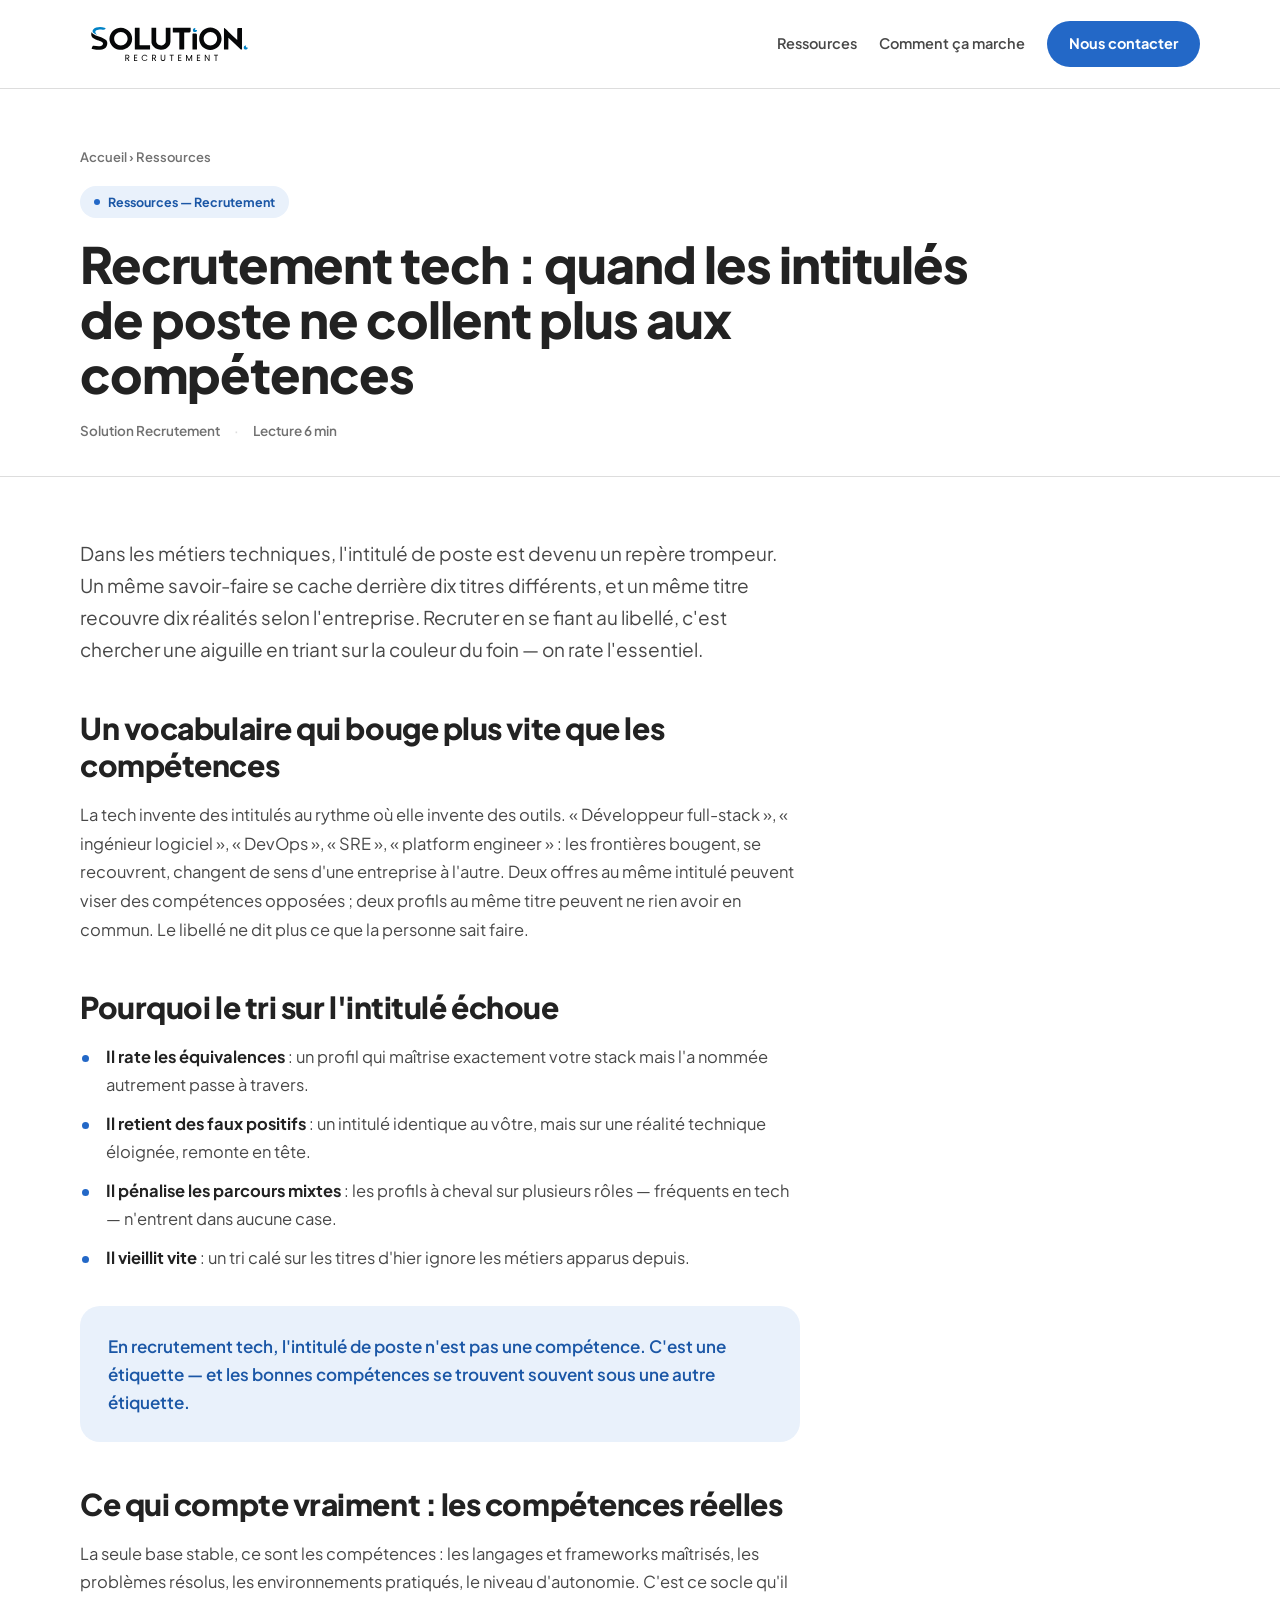
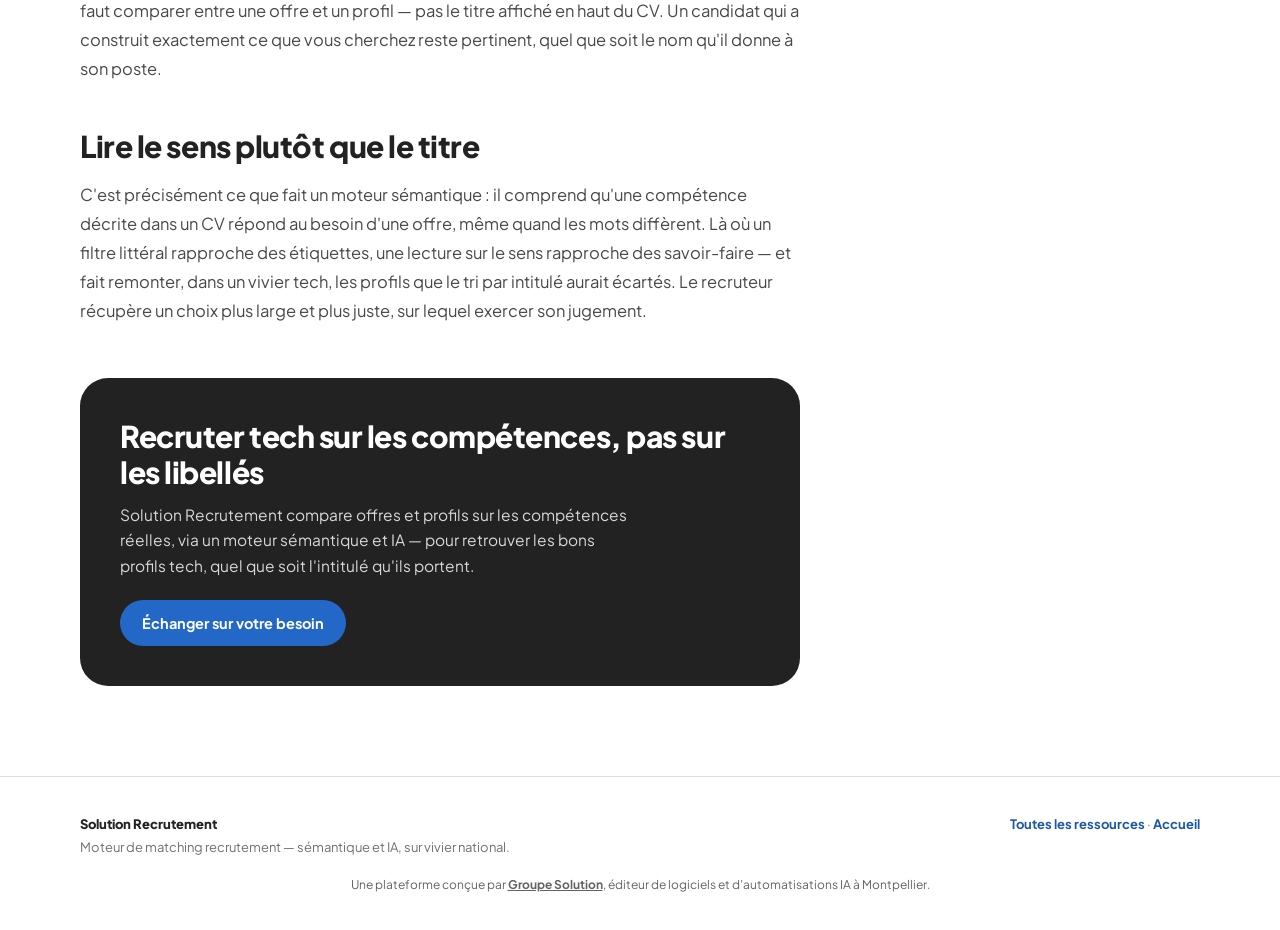
<file: articles/recrutement-tech-intitules-poste-competences.html>
<!DOCTYPE html>
<html lang="fr">
<head>
  <meta charset="UTF-8" />
  <meta name="viewport" content="width=device-width, initial-scale=1.0" />
  <title>Recrutement tech : quand les intitulés de poste ne collent plus aux compétences — Solution Recrutement</title>
  <meta name="description" content="Dans la tech, un même métier porte dix noms et un même intitulé recouvre dix réalités. Trier sur le titre du poste fait passer à côté des bons profils. Pourquoi il faut recruter sur les compétences réelles, pas sur les libellés." />
  <meta name="robots" content="index, follow" />
  <link rel="canonical" href="https://solutionsrecrutement.fr/articles/recrutement-tech-intitules-poste-competences.html" />
  <link rel="icon" type="image/svg+xml" href="../favicon.svg" />
  <meta property="og:type" content="article" />
  <meta property="og:url" content="https://solutionsrecrutement.fr/articles/recrutement-tech-intitules-poste-competences.html" />
  <meta property="og:title" content="Recrutement tech : quand les intitulés de poste ne collent plus aux compétences" />
  <meta property="og:description" content="Un même métier tech porte dix noms. Pourquoi recruter sur les compétences réelles, pas sur les intitulés." />
  <meta property="og:locale" content="fr_FR" />
  <link rel="preconnect" href="https://fonts.googleapis.com" />
  <link rel="preconnect" href="https://fonts.gstatic.com" crossorigin />
  <link href="https://fonts.googleapis.com/css2?family=Plus+Jakarta+Sans:wght@400;500;600;700;800&display=swap" rel="stylesheet" />
  <link rel="stylesheet" href="article.css" />
  <script type="application/ld+json">
{
  "@context": "https://schema.org",
  "@type": "Article",
  "headline": "Recrutement tech : quand les intitulés de poste ne collent plus aux compétences",
  "description": "Dans la tech, un même métier porte dix noms et un même intitulé recouvre dix réalités. Trier sur le titre du poste fait passer à côté des bons profils. Pourquoi il faut recruter sur les compétences réelles, pas sur les libellés.",
  "inLanguage": "fr-FR",
  "mainEntityOfPage": {
    "@type": "WebPage",
    "@id": "https://solutionsrecrutement.fr/articles/recrutement-tech-intitules-poste-competences.html"
  },
  "url": "https://solutionsrecrutement.fr/articles/recrutement-tech-intitules-poste-competences.html",
  "datePublished": "2026-08-12",
  "dateModified": "2026-08-12",
  "author": {
    "@type": "Organization",
    "name": "Solution Recrutement",
    "url": "https://solutionsrecrutement.fr"
  },
  "publisher": {
    "@type": "Organization",
    "name": "Solution Recrutement",
    "url": "https://solutionsrecrutement.fr",
    "logo": {
      "@type": "ImageObject",
      "url": "https://solutionsrecrutement.fr/favicon.svg"
    }
  }
}
  </script>
</head>
<body>
  <header class="nav">
    <div class="nav-inner">
      <a class="brand" href="../index.html" aria-label="Solution Recrutement — accueil"><img src="../Logo.svg" alt="Solution Recrutement" /></a>
      <nav class="nav-actions">
        <a class="nav-link" href="index.html">Ressources</a>
        <a class="nav-link" href="../index.html#mecanisme">Comment ça marche</a>
        <a class="btn" href="../index.html#contact">Nous contacter</a>
      </nav>
    </div>
  </header>

  <main>
    <article>
      <header class="article-head">
        <div class="wrap">
          <div class="breadcrumb"><a href="../index.html">Accueil</a> › <a href="index.html">Ressources</a></div>
          <div class="kicker">Ressources — Recrutement</div>
          <h1>Recrutement tech : quand les intitulés de poste ne collent plus aux compétences</h1>
          <div class="byline"><span>Solution Recrutement</span><span class="dot">·</span><span>Lecture 6 min</span></div>
        </div>
      </header>

      <div class="article-body"><div class="wrap"><div class="prose">
        <p class="lead">Dans les métiers techniques, l'intitulé de poste est devenu un repère trompeur. Un même savoir-faire se cache derrière dix titres différents, et un même titre recouvre dix réalités selon l'entreprise. Recruter en se fiant au libellé, c'est chercher une aiguille en triant sur la couleur du foin — on rate l'essentiel.</p>

        <h2>Un vocabulaire qui bouge plus vite que les compétences</h2>
        <p>La tech invente des intitulés au rythme où elle invente des outils. « Développeur full-stack », « ingénieur logiciel », « DevOps », « SRE », « platform engineer » : les frontières bougent, se recouvrent, changent de sens d'une entreprise à l'autre. Deux offres au même intitulé peuvent viser des compétences opposées ; deux profils au même titre peuvent ne rien avoir en commun. Le libellé ne dit plus ce que la personne sait faire.</p>

        <h2>Pourquoi le tri sur l'intitulé échoue</h2>
        <ul>
          <li><strong>Il rate les équivalences</strong> : un profil qui maîtrise exactement votre stack mais l'a nommée autrement passe à travers.</li>
          <li><strong>Il retient des faux positifs</strong> : un intitulé identique au vôtre, mais sur une réalité technique éloignée, remonte en tête.</li>
          <li><strong>Il pénalise les parcours mixtes</strong> : les profils à cheval sur plusieurs rôles — fréquents en tech — n'entrent dans aucune case.</li>
          <li><strong>Il vieillit vite</strong> : un tri calé sur les titres d'hier ignore les métiers apparus depuis.</li>
        </ul>

        <div class="callout"><p>En recrutement tech, l'intitulé de poste n'est pas une compétence. C'est une étiquette — et les bonnes compétences se trouvent souvent sous une autre étiquette.</p></div>

        <h2>Ce qui compte vraiment : les compétences réelles</h2>
        <p>La seule base stable, ce sont les compétences : les langages et frameworks maîtrisés, les problèmes résolus, les environnements pratiqués, le niveau d'autonomie. C'est ce socle qu'il faut comparer entre une offre et un profil — pas le titre affiché en haut du CV. Un candidat qui a construit exactement ce que vous cherchez reste pertinent, quel que soit le nom qu'il donne à son poste.</p>

        <h2>Lire le sens plutôt que le titre</h2>
        <p>C'est précisément ce que fait un moteur sémantique : il comprend qu'une compétence décrite dans un CV répond au besoin d'une offre, même quand les mots diffèrent. Là où un filtre littéral rapproche des étiquettes, une lecture sur le sens rapproche des savoir-faire — et fait remonter, dans un vivier tech, les profils que le tri par intitulé aurait écartés. Le recruteur récupère un choix plus large et plus juste, sur lequel exercer son jugement.</p>

        <div class="article-cta">
          <h2>Recruter tech sur les compétences, pas sur les libellés</h2>
          <p>Solution Recrutement compare offres et profils sur les compétences réelles, via un moteur sémantique et IA — pour retrouver les bons profils tech, quel que soit l'intitulé qu'ils portent.</p>
          <a class="btn" href="../index.html#contact">Échanger sur votre besoin</a>
        </div>
      </div></div></div>
    </article>
  </main>

  <footer class="footer">
    <div class="footer-inner">
      <div><strong>Solution Recrutement</strong><br />Moteur de matching recrutement — sémantique et IA, sur vivier national.</div>
      <div><a href="index.html">Toutes les ressources</a> · <a href="../index.html">Accueil</a></div>
    </div>
  <p class="gs-credit" style="text-align:center;font-size:12px;opacity:.7;margin:18px 0 0">Une plateforme conçue par <a href="https://www.groupsolution.fr/" style="color:inherit;text-decoration:underline">Groupe Solution</a>, éditeur de logiciels et d’automatisations IA à Montpellier.</p>
</footer>
</body>
</html>
</file>
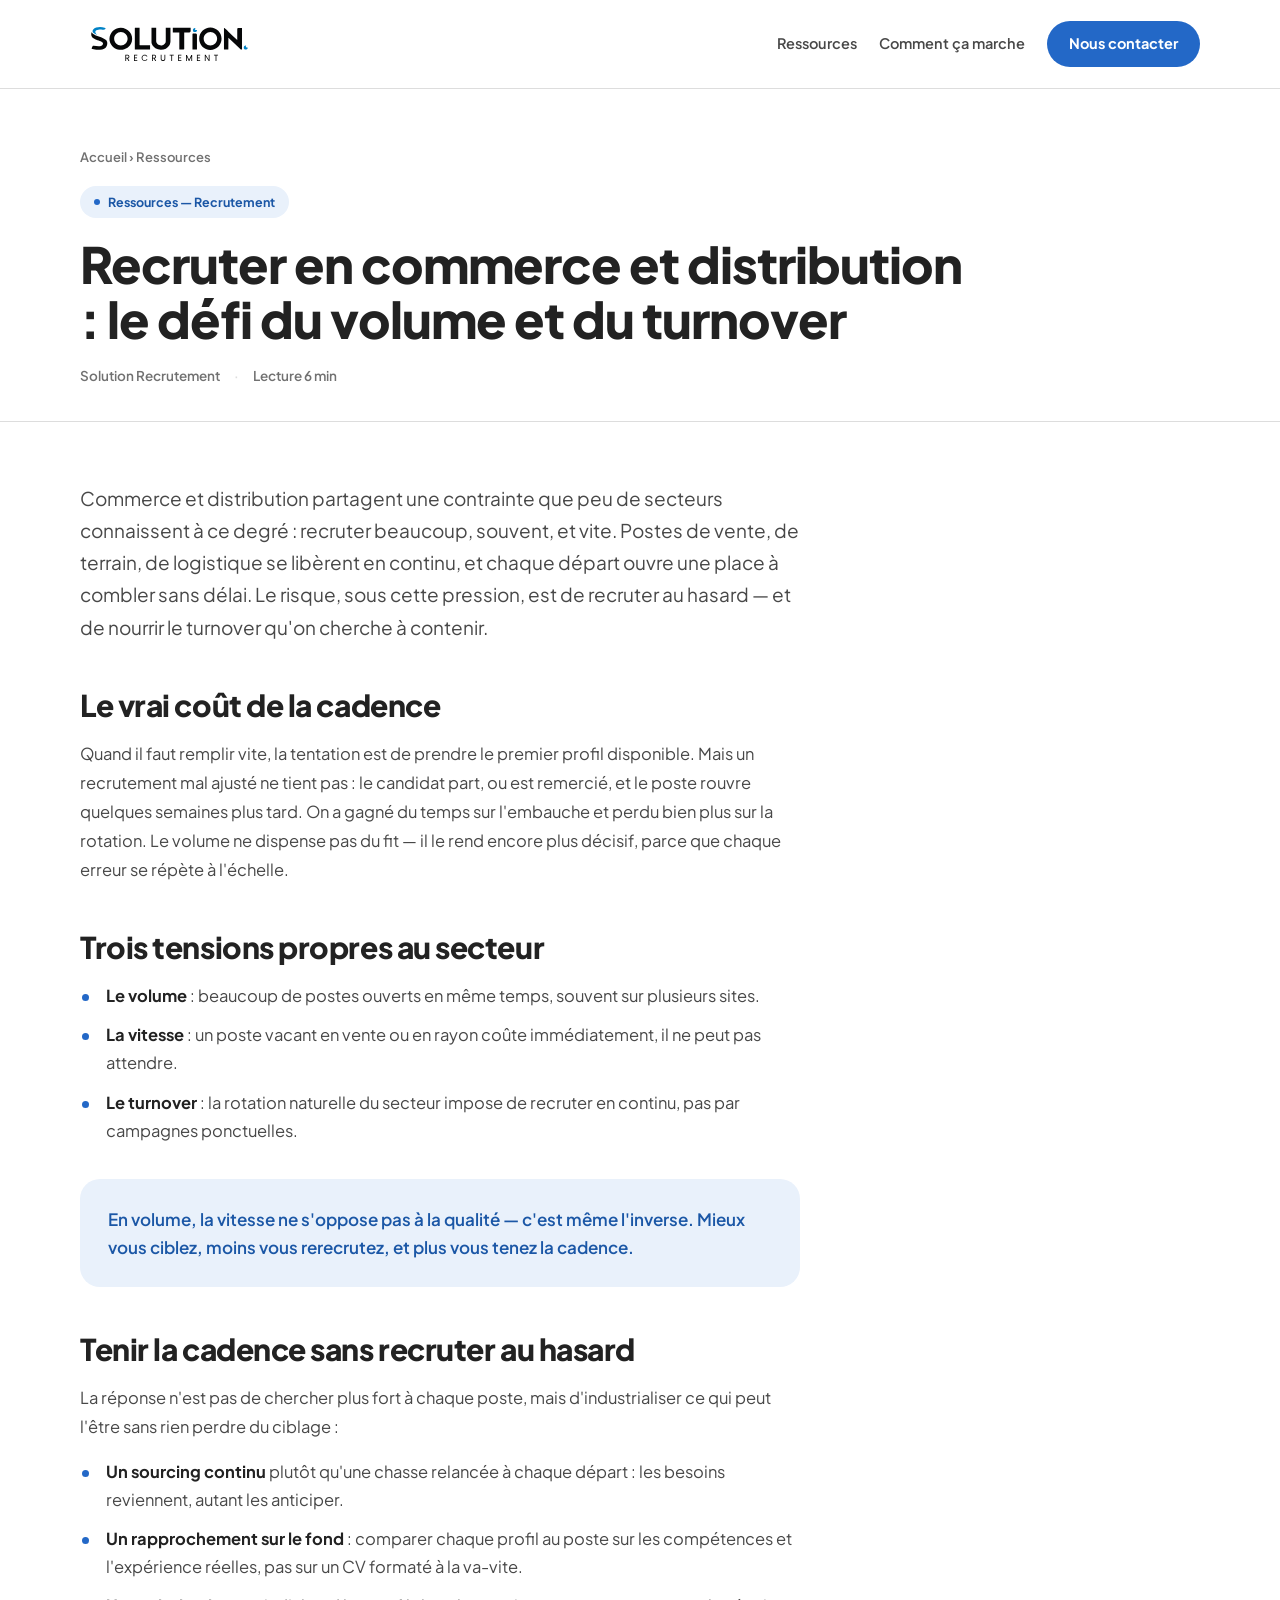
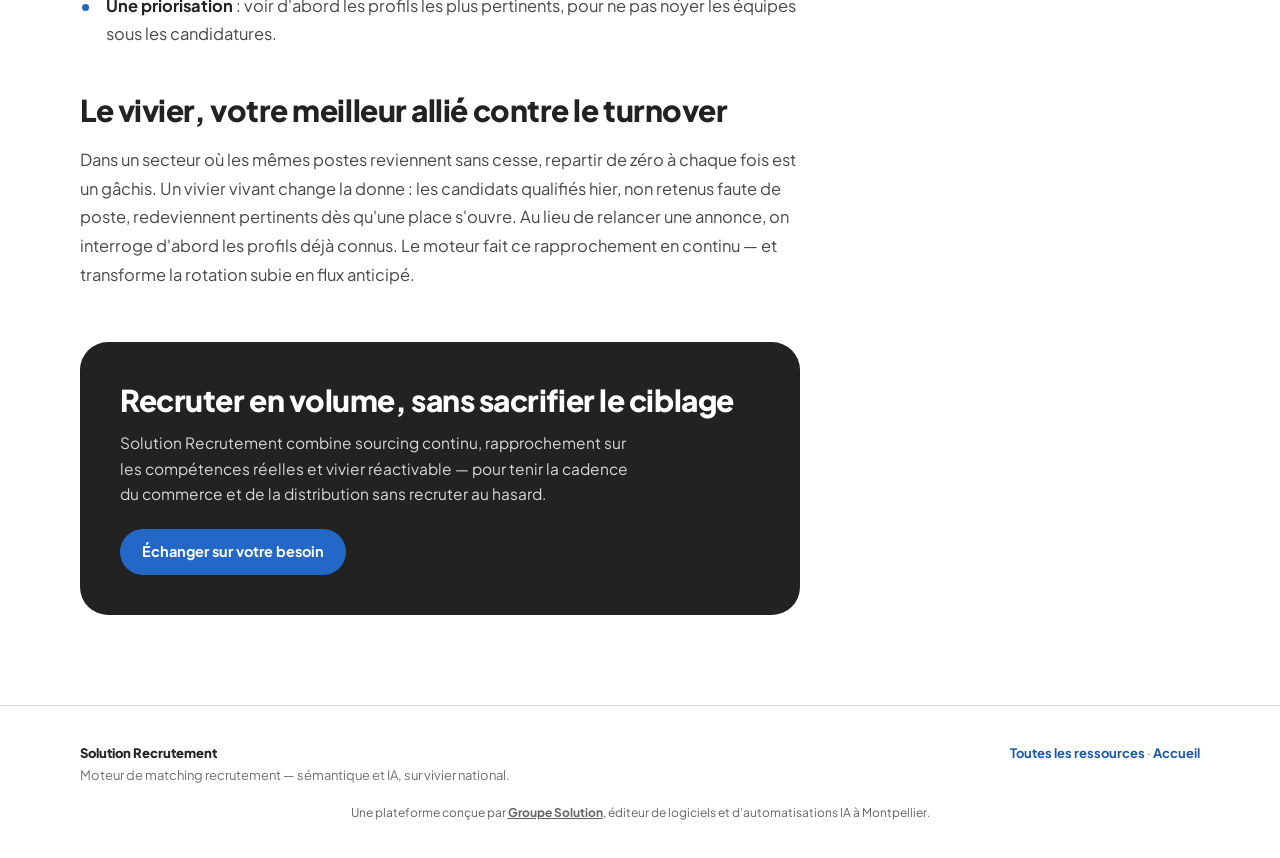
<file: articles/recruter-commerce-distribution-volume-turnover.html>
<!DOCTYPE html>
<html lang="fr">
<head>
  <meta charset="UTF-8" />
  <meta name="viewport" content="width=device-width, initial-scale=1.0" />
  <title>Recruter en commerce et distribution : le défi du volume et du turnover — Solution Recrutement</title>
  <meta name="description" content="Commerce et distribution recrutent en volume, vite, avec un turnover élevé. Comment tenir la cadence sans recruter au hasard : sourcing continu, rapprochement sur le fond et vivier réactivable plutôt que sourcing repris de zéro." />
  <meta name="robots" content="index, follow" />
  <link rel="canonical" href="https://solutionsrecrutement.fr/articles/recruter-commerce-distribution-volume-turnover.html" />
  <link rel="icon" type="image/svg+xml" href="../favicon.svg" />
  <meta property="og:type" content="article" />
  <meta property="og:url" content="https://solutionsrecrutement.fr/articles/recruter-commerce-distribution-volume-turnover.html" />
  <meta property="og:title" content="Recruter en commerce et distribution : le défi du volume et du turnover" />
  <meta property="og:description" content="Tenir la cadence sans recruter au hasard : sourcing continu, rapprochement sur le fond, vivier réactivable." />
  <meta property="og:locale" content="fr_FR" />
  <link rel="preconnect" href="https://fonts.googleapis.com" />
  <link rel="preconnect" href="https://fonts.gstatic.com" crossorigin />
  <link href="https://fonts.googleapis.com/css2?family=Plus+Jakarta+Sans:wght@400;500;600;700;800&display=swap" rel="stylesheet" />
  <link rel="stylesheet" href="article.css" />
  <script type="application/ld+json">
{
  "@context": "https://schema.org",
  "@type": "Article",
  "headline": "Recruter en commerce et distribution : le défi du volume et du turnover",
  "description": "Commerce et distribution recrutent en volume, vite, avec un turnover élevé. Comment tenir la cadence sans recruter au hasard : sourcing continu, rapprochement sur le fond et vivier réactivable plutôt que sourcing repris de zéro.",
  "inLanguage": "fr-FR",
  "mainEntityOfPage": {
    "@type": "WebPage",
    "@id": "https://solutionsrecrutement.fr/articles/recruter-commerce-distribution-volume-turnover.html"
  },
  "url": "https://solutionsrecrutement.fr/articles/recruter-commerce-distribution-volume-turnover.html",
  "datePublished": "2026-08-12",
  "dateModified": "2026-08-12",
  "author": {
    "@type": "Organization",
    "name": "Solution Recrutement",
    "url": "https://solutionsrecrutement.fr"
  },
  "publisher": {
    "@type": "Organization",
    "name": "Solution Recrutement",
    "url": "https://solutionsrecrutement.fr",
    "logo": {
      "@type": "ImageObject",
      "url": "https://solutionsrecrutement.fr/favicon.svg"
    }
  }
}
  </script>
</head>
<body>
  <header class="nav">
    <div class="nav-inner">
      <a class="brand" href="../index.html" aria-label="Solution Recrutement — accueil"><img src="../Logo.svg" alt="Solution Recrutement" /></a>
      <nav class="nav-actions">
        <a class="nav-link" href="index.html">Ressources</a>
        <a class="nav-link" href="../index.html#mecanisme">Comment ça marche</a>
        <a class="btn" href="../index.html#contact">Nous contacter</a>
      </nav>
    </div>
  </header>

  <main>
    <article>
      <header class="article-head">
        <div class="wrap">
          <div class="breadcrumb"><a href="../index.html">Accueil</a> › <a href="index.html">Ressources</a></div>
          <div class="kicker">Ressources — Recrutement</div>
          <h1>Recruter en commerce et distribution : le défi du volume et du turnover</h1>
          <div class="byline"><span>Solution Recrutement</span><span class="dot">·</span><span>Lecture 6 min</span></div>
        </div>
      </header>

      <div class="article-body"><div class="wrap"><div class="prose">
        <p class="lead">Commerce et distribution partagent une contrainte que peu de secteurs connaissent à ce degré : recruter beaucoup, souvent, et vite. Postes de vente, de terrain, de logistique se libèrent en continu, et chaque départ ouvre une place à combler sans délai. Le risque, sous cette pression, est de recruter au hasard — et de nourrir le turnover qu'on cherche à contenir.</p>

        <h2>Le vrai coût de la cadence</h2>
        <p>Quand il faut remplir vite, la tentation est de prendre le premier profil disponible. Mais un recrutement mal ajusté ne tient pas : le candidat part, ou est remercié, et le poste rouvre quelques semaines plus tard. On a gagné du temps sur l'embauche et perdu bien plus sur la rotation. Le volume ne dispense pas du fit — il le rend encore plus décisif, parce que chaque erreur se répète à l'échelle.</p>

        <h2>Trois tensions propres au secteur</h2>
        <ul>
          <li><strong>Le volume</strong> : beaucoup de postes ouverts en même temps, souvent sur plusieurs sites.</li>
          <li><strong>La vitesse</strong> : un poste vacant en vente ou en rayon coûte immédiatement, il ne peut pas attendre.</li>
          <li><strong>Le turnover</strong> : la rotation naturelle du secteur impose de recruter en continu, pas par campagnes ponctuelles.</li>
        </ul>

        <div class="callout"><p>En volume, la vitesse ne s'oppose pas à la qualité — c'est même l'inverse. Mieux vous ciblez, moins vous rerecrutez, et plus vous tenez la cadence.</p></div>

        <h2>Tenir la cadence sans recruter au hasard</h2>
        <p>La réponse n'est pas de chercher plus fort à chaque poste, mais d'industrialiser ce qui peut l'être sans rien perdre du ciblage :</p>
        <ul>
          <li><strong>Un sourcing continu</strong> plutôt qu'une chasse relancée à chaque départ : les besoins reviennent, autant les anticiper.</li>
          <li><strong>Un rapprochement sur le fond</strong> : comparer chaque profil au poste sur les compétences et l'expérience réelles, pas sur un CV formaté à la va-vite.</li>
          <li><strong>Une priorisation</strong> : voir d'abord les profils les plus pertinents, pour ne pas noyer les équipes sous les candidatures.</li>
        </ul>

        <h2>Le vivier, votre meilleur allié contre le turnover</h2>
        <p>Dans un secteur où les mêmes postes reviennent sans cesse, repartir de zéro à chaque fois est un gâchis. Un vivier vivant change la donne : les candidats qualifiés hier, non retenus faute de poste, redeviennent pertinents dès qu'une place s'ouvre. Au lieu de relancer une annonce, on interroge d'abord les profils déjà connus. Le moteur fait ce rapprochement en continu — et transforme la rotation subie en flux anticipé.</p>

        <div class="article-cta">
          <h2>Recruter en volume, sans sacrifier le ciblage</h2>
          <p>Solution Recrutement combine sourcing continu, rapprochement sur les compétences réelles et vivier réactivable — pour tenir la cadence du commerce et de la distribution sans recruter au hasard.</p>
          <a class="btn" href="../index.html#contact">Échanger sur votre besoin</a>
        </div>
      </div></div></div>
    </article>
  </main>

  <footer class="footer">
    <div class="footer-inner">
      <div><strong>Solution Recrutement</strong><br />Moteur de matching recrutement — sémantique et IA, sur vivier national.</div>
      <div><a href="index.html">Toutes les ressources</a> · <a href="../index.html">Accueil</a></div>
    </div>
  <p class="gs-credit" style="text-align:center;font-size:12px;opacity:.7;margin:18px 0 0">Une plateforme conçue par <a href="https://www.groupsolution.fr/" style="color:inherit;text-decoration:underline">Groupe Solution</a>, éditeur de logiciels et d’automatisations IA à Montpellier.</p>
</footer>
</body>
</html>
</file>
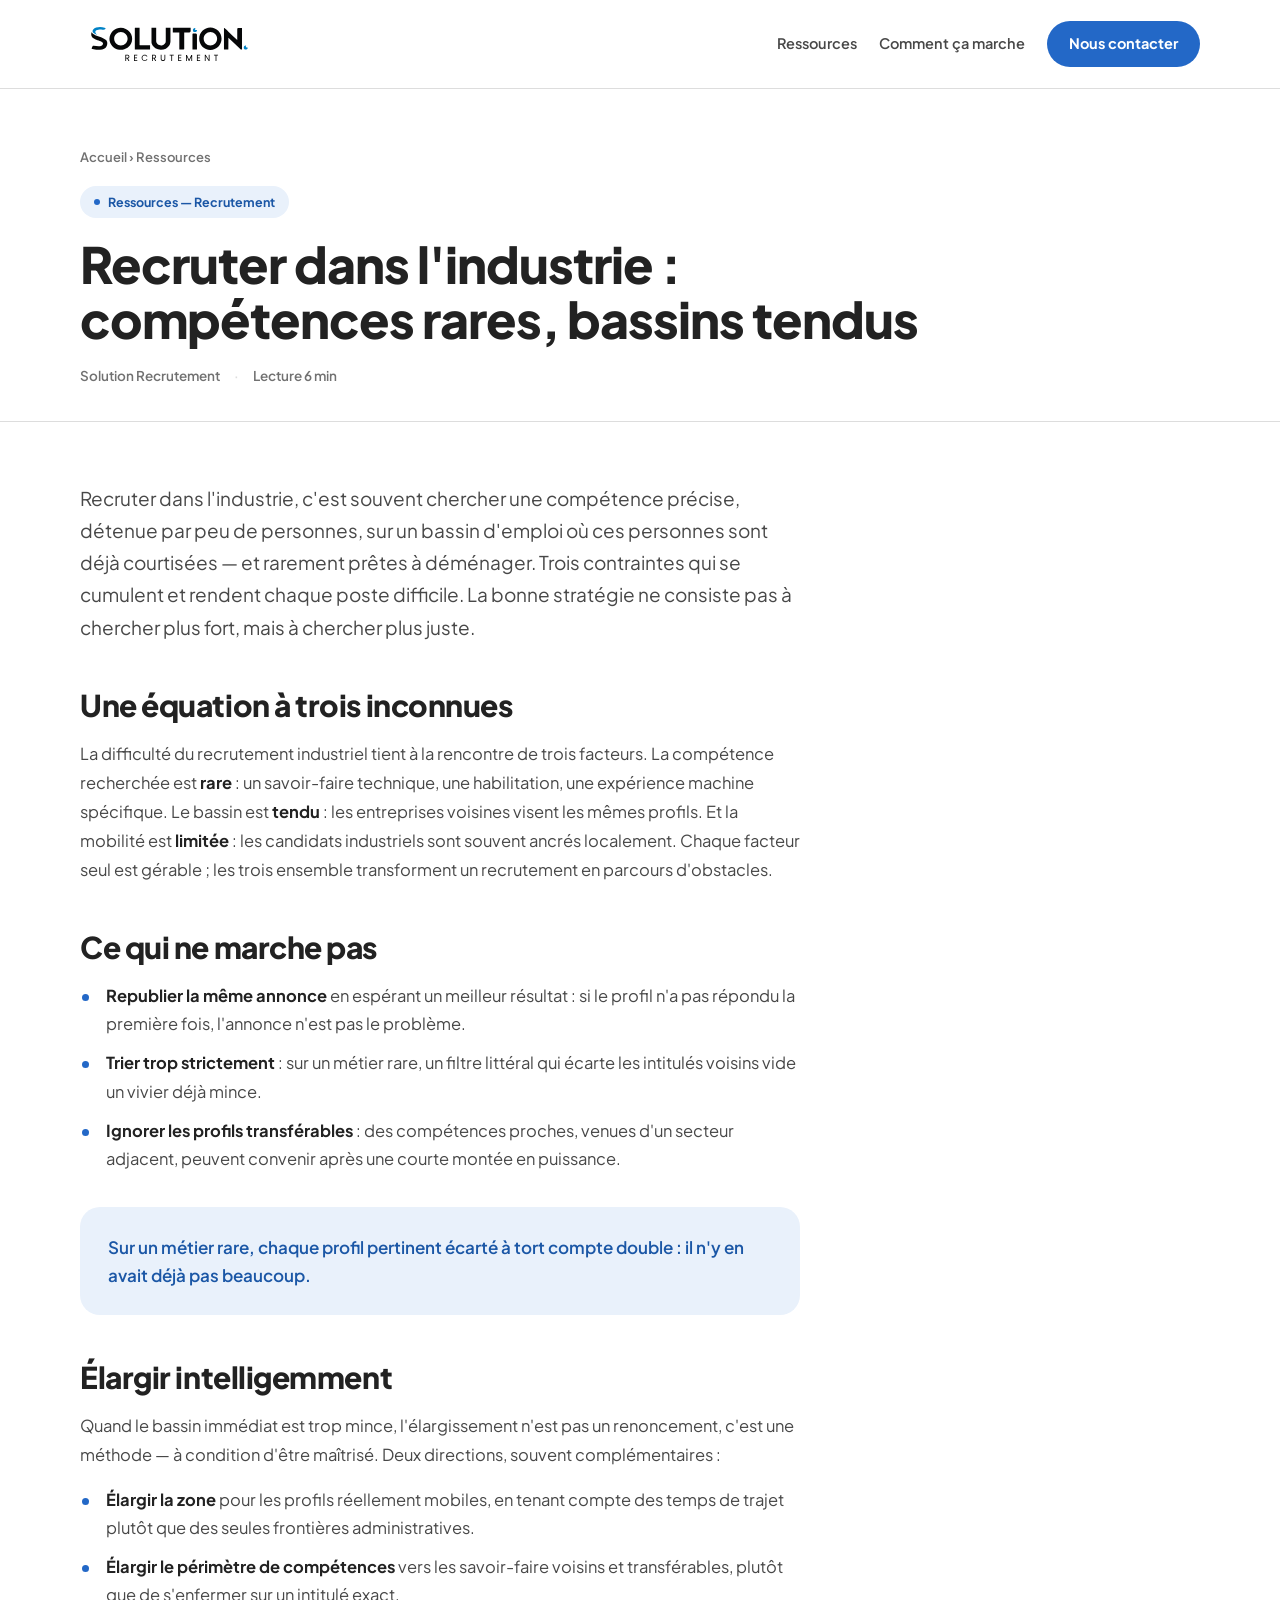
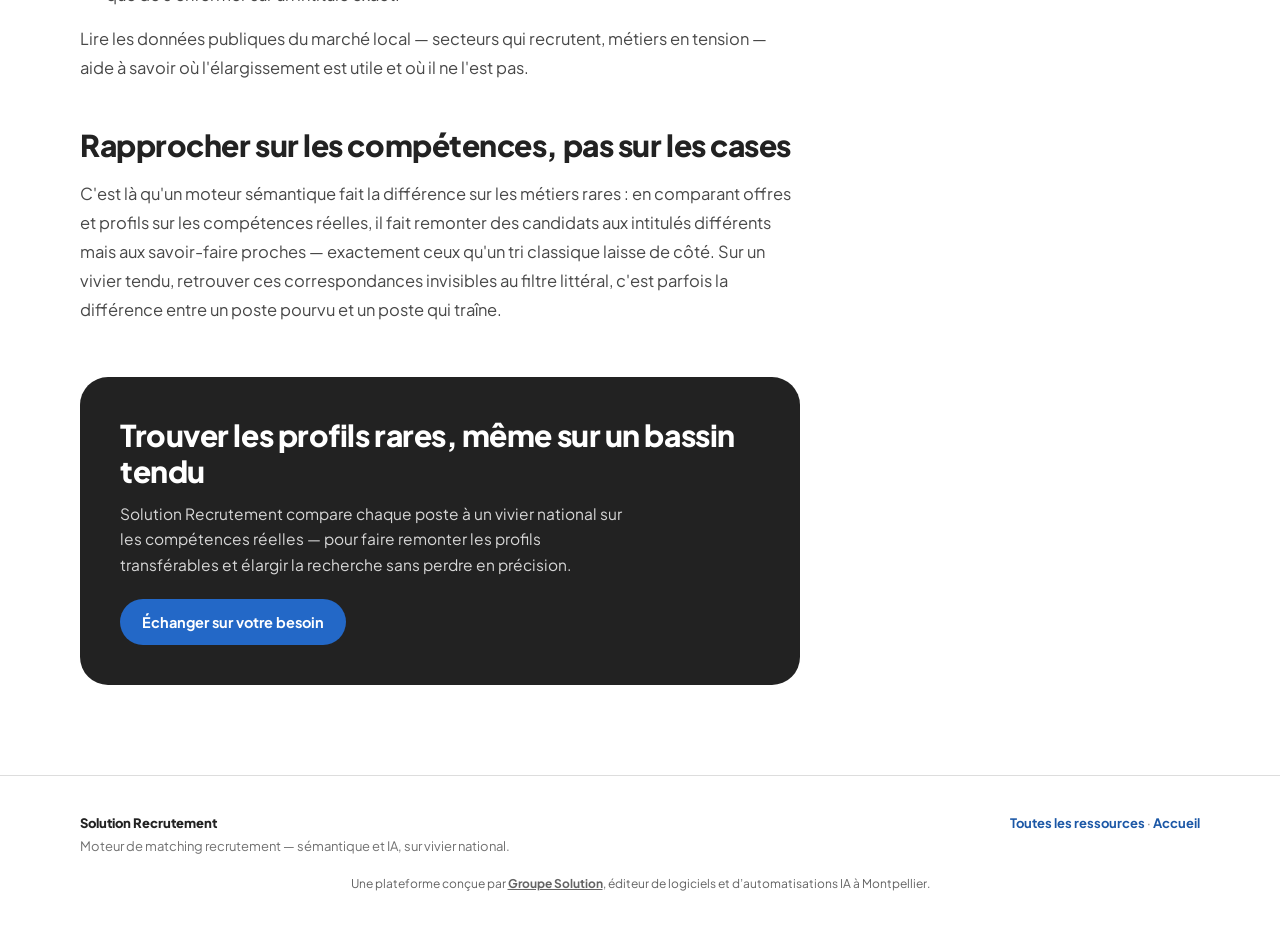
<file: articles/recruter-industrie-competences-rares-bassins-tendus.html>
<!DOCTYPE html>
<html lang="fr">
<head>
  <meta charset="UTF-8" />
  <meta name="viewport" content="width=device-width, initial-scale=1.0" />
  <title>Recruter dans l'industrie : compétences rares, bassins tendus — Solution Recrutement</title>
  <meta name="description" content="L'industrie recrute des compétences rares sur des bassins d'emploi tendus, avec une mobilité souvent limitée. Comment élargir intelligemment la recherche, lire le marché local et rapprocher les profils sur leurs compétences réelles." />
  <meta name="robots" content="index, follow" />
  <link rel="canonical" href="https://solutionsrecrutement.fr/articles/recruter-industrie-competences-rares-bassins-tendus.html" />
  <link rel="icon" type="image/svg+xml" href="../favicon.svg" />
  <meta property="og:type" content="article" />
  <meta property="og:url" content="https://solutionsrecrutement.fr/articles/recruter-industrie-competences-rares-bassins-tendus.html" />
  <meta property="og:title" content="Recruter dans l'industrie : compétences rares, bassins tendus" />
  <meta property="og:description" content="Élargir intelligemment la recherche, lire le marché local et rapprocher sur les compétences réelles." />
  <meta property="og:locale" content="fr_FR" />
  <link rel="preconnect" href="https://fonts.googleapis.com" />
  <link rel="preconnect" href="https://fonts.gstatic.com" crossorigin />
  <link href="https://fonts.googleapis.com/css2?family=Plus+Jakarta+Sans:wght@400;500;600;700;800&display=swap" rel="stylesheet" />
  <link rel="stylesheet" href="article.css" />
  <script type="application/ld+json">
{
  "@context": "https://schema.org",
  "@type": "Article",
  "headline": "Recruter dans l'industrie : compétences rares, bassins tendus",
  "description": "L'industrie recrute des compétences rares sur des bassins d'emploi tendus, avec une mobilité souvent limitée. Comment élargir intelligemment la recherche, lire le marché local et rapprocher les profils sur leurs compétences réelles.",
  "inLanguage": "fr-FR",
  "mainEntityOfPage": {
    "@type": "WebPage",
    "@id": "https://solutionsrecrutement.fr/articles/recruter-industrie-competences-rares-bassins-tendus.html"
  },
  "url": "https://solutionsrecrutement.fr/articles/recruter-industrie-competences-rares-bassins-tendus.html",
  "datePublished": "2026-08-12",
  "dateModified": "2026-08-12",
  "author": {
    "@type": "Organization",
    "name": "Solution Recrutement",
    "url": "https://solutionsrecrutement.fr"
  },
  "publisher": {
    "@type": "Organization",
    "name": "Solution Recrutement",
    "url": "https://solutionsrecrutement.fr",
    "logo": {
      "@type": "ImageObject",
      "url": "https://solutionsrecrutement.fr/favicon.svg"
    }
  }
}
  </script>
</head>
<body>
  <header class="nav">
    <div class="nav-inner">
      <a class="brand" href="../index.html" aria-label="Solution Recrutement — accueil"><img src="../Logo.svg" alt="Solution Recrutement" /></a>
      <nav class="nav-actions">
        <a class="nav-link" href="index.html">Ressources</a>
        <a class="nav-link" href="../index.html#mecanisme">Comment ça marche</a>
        <a class="btn" href="../index.html#contact">Nous contacter</a>
      </nav>
    </div>
  </header>

  <main>
    <article>
      <header class="article-head">
        <div class="wrap">
          <div class="breadcrumb"><a href="../index.html">Accueil</a> › <a href="index.html">Ressources</a></div>
          <div class="kicker">Ressources — Recrutement</div>
          <h1>Recruter dans l'industrie : compétences rares, bassins tendus</h1>
          <div class="byline"><span>Solution Recrutement</span><span class="dot">·</span><span>Lecture 6 min</span></div>
        </div>
      </header>

      <div class="article-body"><div class="wrap"><div class="prose">
        <p class="lead">Recruter dans l'industrie, c'est souvent chercher une compétence précise, détenue par peu de personnes, sur un bassin d'emploi où ces personnes sont déjà courtisées — et rarement prêtes à déménager. Trois contraintes qui se cumulent et rendent chaque poste difficile. La bonne stratégie ne consiste pas à chercher plus fort, mais à chercher plus juste.</p>

        <h2>Une équation à trois inconnues</h2>
        <p>La difficulté du recrutement industriel tient à la rencontre de trois facteurs. La compétence recherchée est <strong>rare</strong> : un savoir-faire technique, une habilitation, une expérience machine spécifique. Le bassin est <strong>tendu</strong> : les entreprises voisines visent les mêmes profils. Et la mobilité est <strong>limitée</strong> : les candidats industriels sont souvent ancrés localement. Chaque facteur seul est gérable ; les trois ensemble transforment un recrutement en parcours d'obstacles.</p>

        <h2>Ce qui ne marche pas</h2>
        <ul>
          <li><strong>Republier la même annonce</strong> en espérant un meilleur résultat : si le profil n'a pas répondu la première fois, l'annonce n'est pas le problème.</li>
          <li><strong>Trier trop strictement</strong> : sur un métier rare, un filtre littéral qui écarte les intitulés voisins vide un vivier déjà mince.</li>
          <li><strong>Ignorer les profils transférables</strong> : des compétences proches, venues d'un secteur adjacent, peuvent convenir après une courte montée en puissance.</li>
        </ul>

        <div class="callout"><p>Sur un métier rare, chaque profil pertinent écarté à tort compte double : il n'y en avait déjà pas beaucoup.</p></div>

        <h2>Élargir intelligemment</h2>
        <p>Quand le bassin immédiat est trop mince, l'élargissement n'est pas un renoncement, c'est une méthode — à condition d'être maîtrisé. Deux directions, souvent complémentaires :</p>
        <ul>
          <li><strong>Élargir la zone</strong> pour les profils réellement mobiles, en tenant compte des temps de trajet plutôt que des seules frontières administratives.</li>
          <li><strong>Élargir le périmètre de compétences</strong> vers les savoir-faire voisins et transférables, plutôt que de s'enfermer sur un intitulé exact.</li>
        </ul>
        <p>Lire les données publiques du marché local — secteurs qui recrutent, métiers en tension — aide à savoir où l'élargissement est utile et où il ne l'est pas.</p>

        <h2>Rapprocher sur les compétences, pas sur les cases</h2>
        <p>C'est là qu'un moteur sémantique fait la différence sur les métiers rares : en comparant offres et profils sur les compétences réelles, il fait remonter des candidats aux intitulés différents mais aux savoir-faire proches — exactement ceux qu'un tri classique laisse de côté. Sur un vivier tendu, retrouver ces correspondances invisibles au filtre littéral, c'est parfois la différence entre un poste pourvu et un poste qui traîne.</p>

        <div class="article-cta">
          <h2>Trouver les profils rares, même sur un bassin tendu</h2>
          <p>Solution Recrutement compare chaque poste à un vivier national sur les compétences réelles — pour faire remonter les profils transférables et élargir la recherche sans perdre en précision.</p>
          <a class="btn" href="../index.html#contact">Échanger sur votre besoin</a>
        </div>
      </div></div></div>
    </article>
  </main>

  <footer class="footer">
    <div class="footer-inner">
      <div><strong>Solution Recrutement</strong><br />Moteur de matching recrutement — sémantique et IA, sur vivier national.</div>
      <div><a href="index.html">Toutes les ressources</a> · <a href="../index.html">Accueil</a></div>
    </div>
  <p class="gs-credit" style="text-align:center;font-size:12px;opacity:.7;margin:18px 0 0">Une plateforme conçue par <a href="https://www.groupsolution.fr/" style="color:inherit;text-decoration:underline">Groupe Solution</a>, éditeur de logiciels et d’automatisations IA à Montpellier.</p>
</footer>
</body>
</html>
</file>
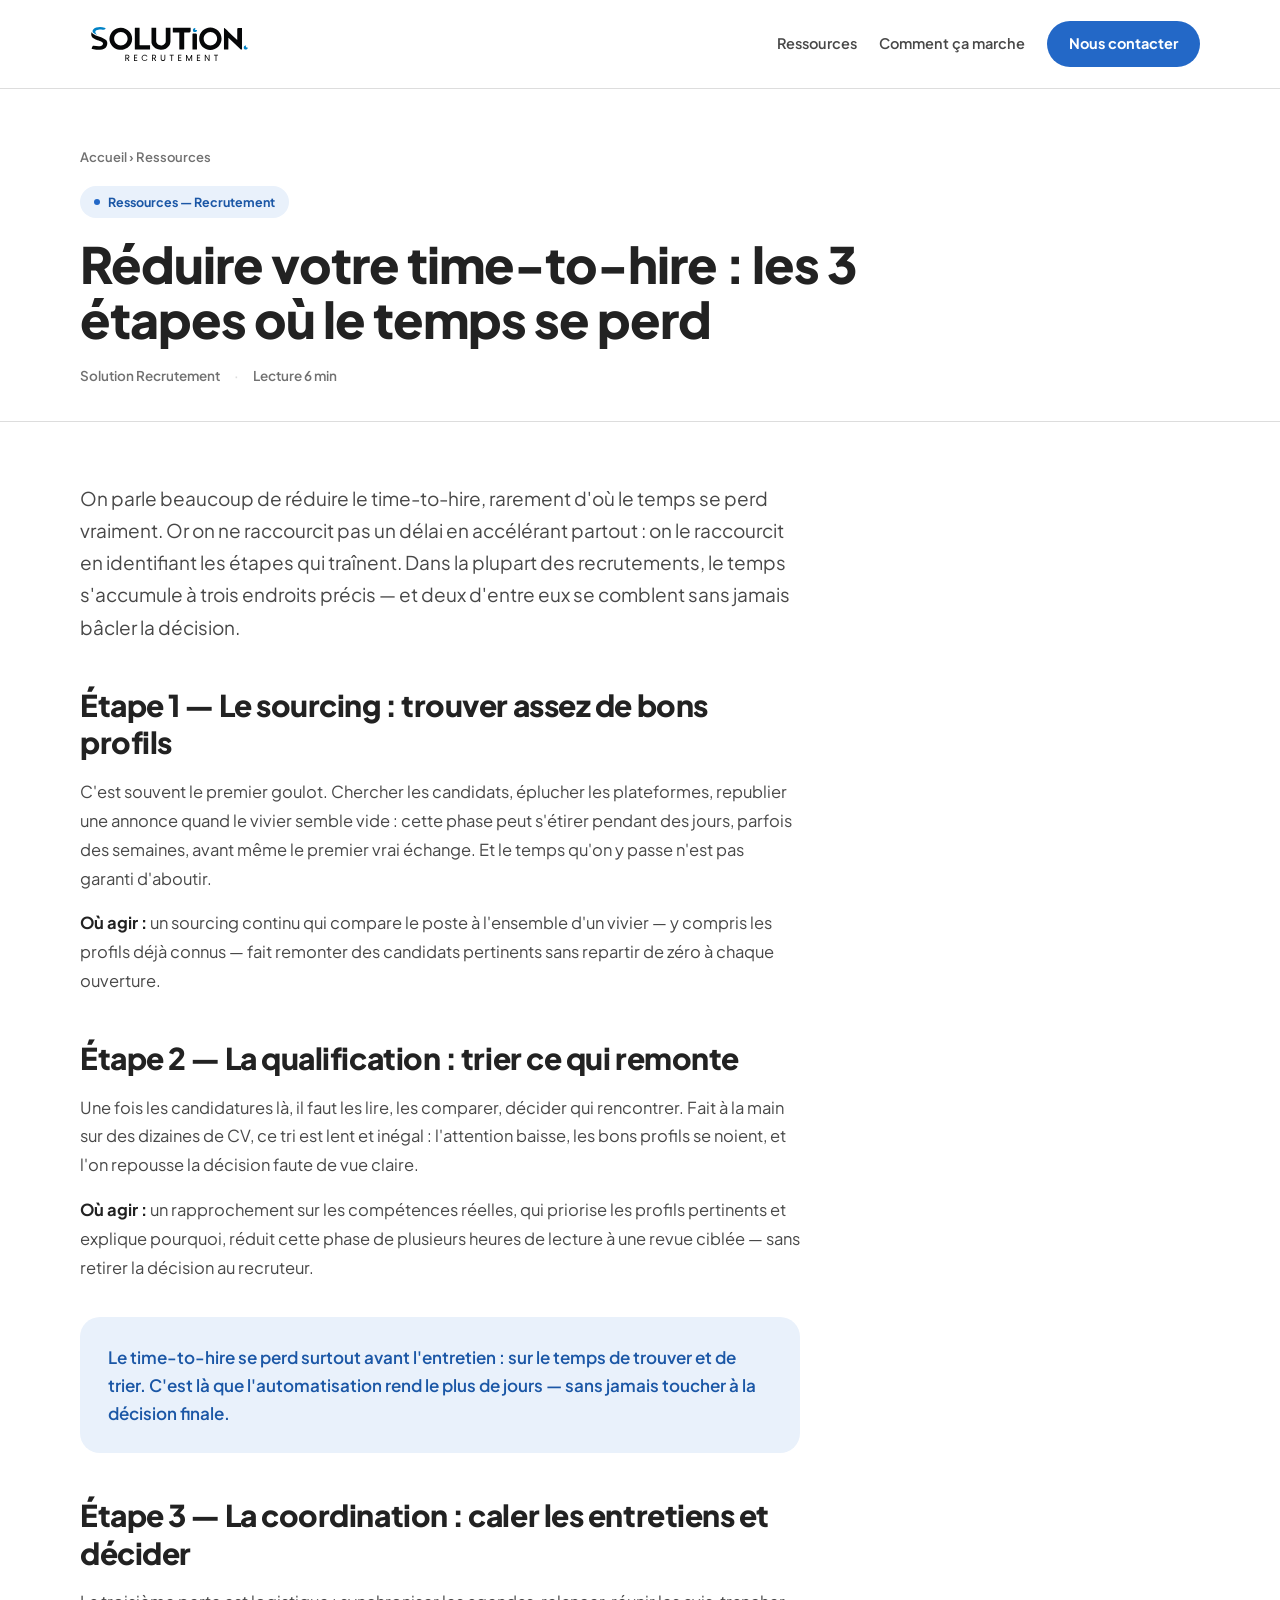
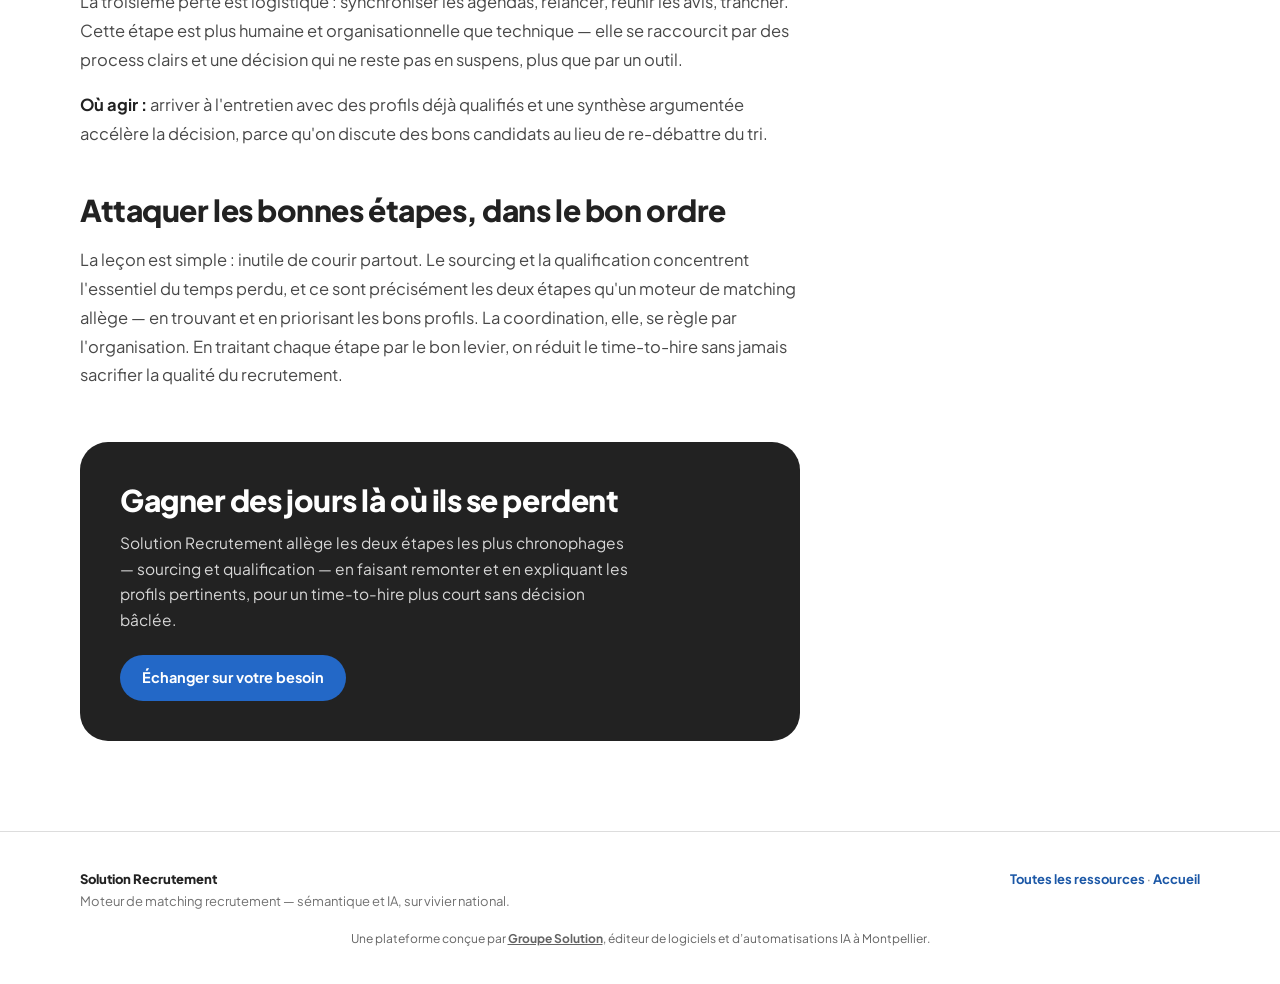
<file: articles/reduire-time-to-hire-trois-etapes.html>
<!DOCTYPE html>
<html lang="fr">
<head>
  <meta charset="UTF-8" />
  <meta name="viewport" content="width=device-width, initial-scale=1.0" />
  <title>Réduire votre time-to-hire : les 3 étapes où le temps se perd — Solution Recrutement</title>
  <meta name="description" content="Le time-to-hire ne se perd pas là où on le croit. Les trois étapes qui rallongent vraiment un recrutement — sourcing, qualification, coordination — et où l'automatisation fait gagner du temps sans dégrader la décision." />
  <meta name="robots" content="index, follow" />
  <link rel="canonical" href="https://solutionsrecrutement.fr/articles/reduire-time-to-hire-trois-etapes.html" />
  <link rel="icon" type="image/svg+xml" href="../favicon.svg" />
  <meta property="og:type" content="article" />
  <meta property="og:url" content="https://solutionsrecrutement.fr/articles/reduire-time-to-hire-trois-etapes.html" />
  <meta property="og:title" content="Réduire votre time-to-hire : les 3 étapes où le temps se perd" />
  <meta property="og:description" content="Sourcing, qualification, coordination : les trois étapes qui rallongent un recrutement, et où agir." />
  <meta property="og:locale" content="fr_FR" />
  <link rel="preconnect" href="https://fonts.googleapis.com" />
  <link rel="preconnect" href="https://fonts.gstatic.com" crossorigin />
  <link href="https://fonts.googleapis.com/css2?family=Plus+Jakarta+Sans:wght@400;500;600;700;800&display=swap" rel="stylesheet" />
  <link rel="stylesheet" href="article.css" />
  <script type="application/ld+json">
{
  "@context": "https://schema.org",
  "@type": "Article",
  "headline": "Réduire votre time-to-hire : les 3 étapes où le temps se perd",
  "description": "Le time-to-hire ne se perd pas là où on le croit. Les trois étapes qui rallongent vraiment un recrutement — sourcing, qualification, coordination — et où l'automatisation fait gagner du temps sans dégrader la décision.",
  "inLanguage": "fr-FR",
  "mainEntityOfPage": {
    "@type": "WebPage",
    "@id": "https://solutionsrecrutement.fr/articles/reduire-time-to-hire-trois-etapes.html"
  },
  "url": "https://solutionsrecrutement.fr/articles/reduire-time-to-hire-trois-etapes.html",
  "datePublished": "2026-08-12",
  "dateModified": "2026-08-12",
  "author": {
    "@type": "Organization",
    "name": "Solution Recrutement",
    "url": "https://solutionsrecrutement.fr"
  },
  "publisher": {
    "@type": "Organization",
    "name": "Solution Recrutement",
    "url": "https://solutionsrecrutement.fr",
    "logo": {
      "@type": "ImageObject",
      "url": "https://solutionsrecrutement.fr/favicon.svg"
    }
  }
}
  </script>
</head>
<body>
  <header class="nav">
    <div class="nav-inner">
      <a class="brand" href="../index.html" aria-label="Solution Recrutement — accueil"><img src="../Logo.svg" alt="Solution Recrutement" /></a>
      <nav class="nav-actions">
        <a class="nav-link" href="index.html">Ressources</a>
        <a class="nav-link" href="../index.html#mecanisme">Comment ça marche</a>
        <a class="btn" href="../index.html#contact">Nous contacter</a>
      </nav>
    </div>
  </header>

  <main>
    <article>
      <header class="article-head">
        <div class="wrap">
          <div class="breadcrumb"><a href="../index.html">Accueil</a> › <a href="index.html">Ressources</a></div>
          <div class="kicker">Ressources — Recrutement</div>
          <h1>Réduire votre time-to-hire : les 3 étapes où le temps se perd</h1>
          <div class="byline"><span>Solution Recrutement</span><span class="dot">·</span><span>Lecture 6 min</span></div>
        </div>
      </header>

      <div class="article-body"><div class="wrap"><div class="prose">
        <p class="lead">On parle beaucoup de réduire le time-to-hire, rarement d'où le temps se perd vraiment. Or on ne raccourcit pas un délai en accélérant partout : on le raccourcit en identifiant les étapes qui traînent. Dans la plupart des recrutements, le temps s'accumule à trois endroits précis — et deux d'entre eux se comblent sans jamais bâcler la décision.</p>

        <h2>Étape 1 — Le sourcing : trouver assez de bons profils</h2>
        <p>C'est souvent le premier goulot. Chercher les candidats, éplucher les plateformes, republier une annonce quand le vivier semble vide : cette phase peut s'étirer pendant des jours, parfois des semaines, avant même le premier vrai échange. Et le temps qu'on y passe n'est pas garanti d'aboutir.</p>
        <p><strong>Où agir :</strong> un sourcing continu qui compare le poste à l'ensemble d'un vivier — y compris les profils déjà connus — fait remonter des candidats pertinents sans repartir de zéro à chaque ouverture.</p>

        <h2>Étape 2 — La qualification : trier ce qui remonte</h2>
        <p>Une fois les candidatures là, il faut les lire, les comparer, décider qui rencontrer. Fait à la main sur des dizaines de CV, ce tri est lent et inégal : l'attention baisse, les bons profils se noient, et l'on repousse la décision faute de vue claire.</p>
        <p><strong>Où agir :</strong> un rapprochement sur les compétences réelles, qui priorise les profils pertinents et explique pourquoi, réduit cette phase de plusieurs heures de lecture à une revue ciblée — sans retirer la décision au recruteur.</p>

        <div class="callout"><p>Le time-to-hire se perd surtout avant l'entretien : sur le temps de trouver et de trier. C'est là que l'automatisation rend le plus de jours — sans jamais toucher à la décision finale.</p></div>

        <h2>Étape 3 — La coordination : caler les entretiens et décider</h2>
        <p>La troisième perte est logistique : synchroniser les agendas, relancer, réunir les avis, trancher. Cette étape est plus humaine et organisationnelle que technique — elle se raccourcit par des process clairs et une décision qui ne reste pas en suspens, plus que par un outil.</p>
        <p><strong>Où agir :</strong> arriver à l'entretien avec des profils déjà qualifiés et une synthèse argumentée accélère la décision, parce qu'on discute des bons candidats au lieu de re-débattre du tri.</p>

        <h2>Attaquer les bonnes étapes, dans le bon ordre</h2>
        <p>La leçon est simple : inutile de courir partout. Le sourcing et la qualification concentrent l'essentiel du temps perdu, et ce sont précisément les deux étapes qu'un moteur de matching allège — en trouvant et en priorisant les bons profils. La coordination, elle, se règle par l'organisation. En traitant chaque étape par le bon levier, on réduit le time-to-hire sans jamais sacrifier la qualité du recrutement.</p>

        <div class="article-cta">
          <h2>Gagner des jours là où ils se perdent</h2>
          <p>Solution Recrutement allège les deux étapes les plus chronophages — sourcing et qualification — en faisant remonter et en expliquant les profils pertinents, pour un time-to-hire plus court sans décision bâclée.</p>
          <a class="btn" href="../index.html#contact">Échanger sur votre besoin</a>
        </div>
      </div></div></div>
    </article>
  </main>

  <footer class="footer">
    <div class="footer-inner">
      <div><strong>Solution Recrutement</strong><br />Moteur de matching recrutement — sémantique et IA, sur vivier national.</div>
      <div><a href="index.html">Toutes les ressources</a> · <a href="../index.html">Accueil</a></div>
    </div>
  <p class="gs-credit" style="text-align:center;font-size:12px;opacity:.7;margin:18px 0 0">Une plateforme conçue par <a href="https://www.groupsolution.fr/" style="color:inherit;text-decoration:underline">Groupe Solution</a>, éditeur de logiciels et d’automatisations IA à Montpellier.</p>
</footer>
</body>
</html>
</file>
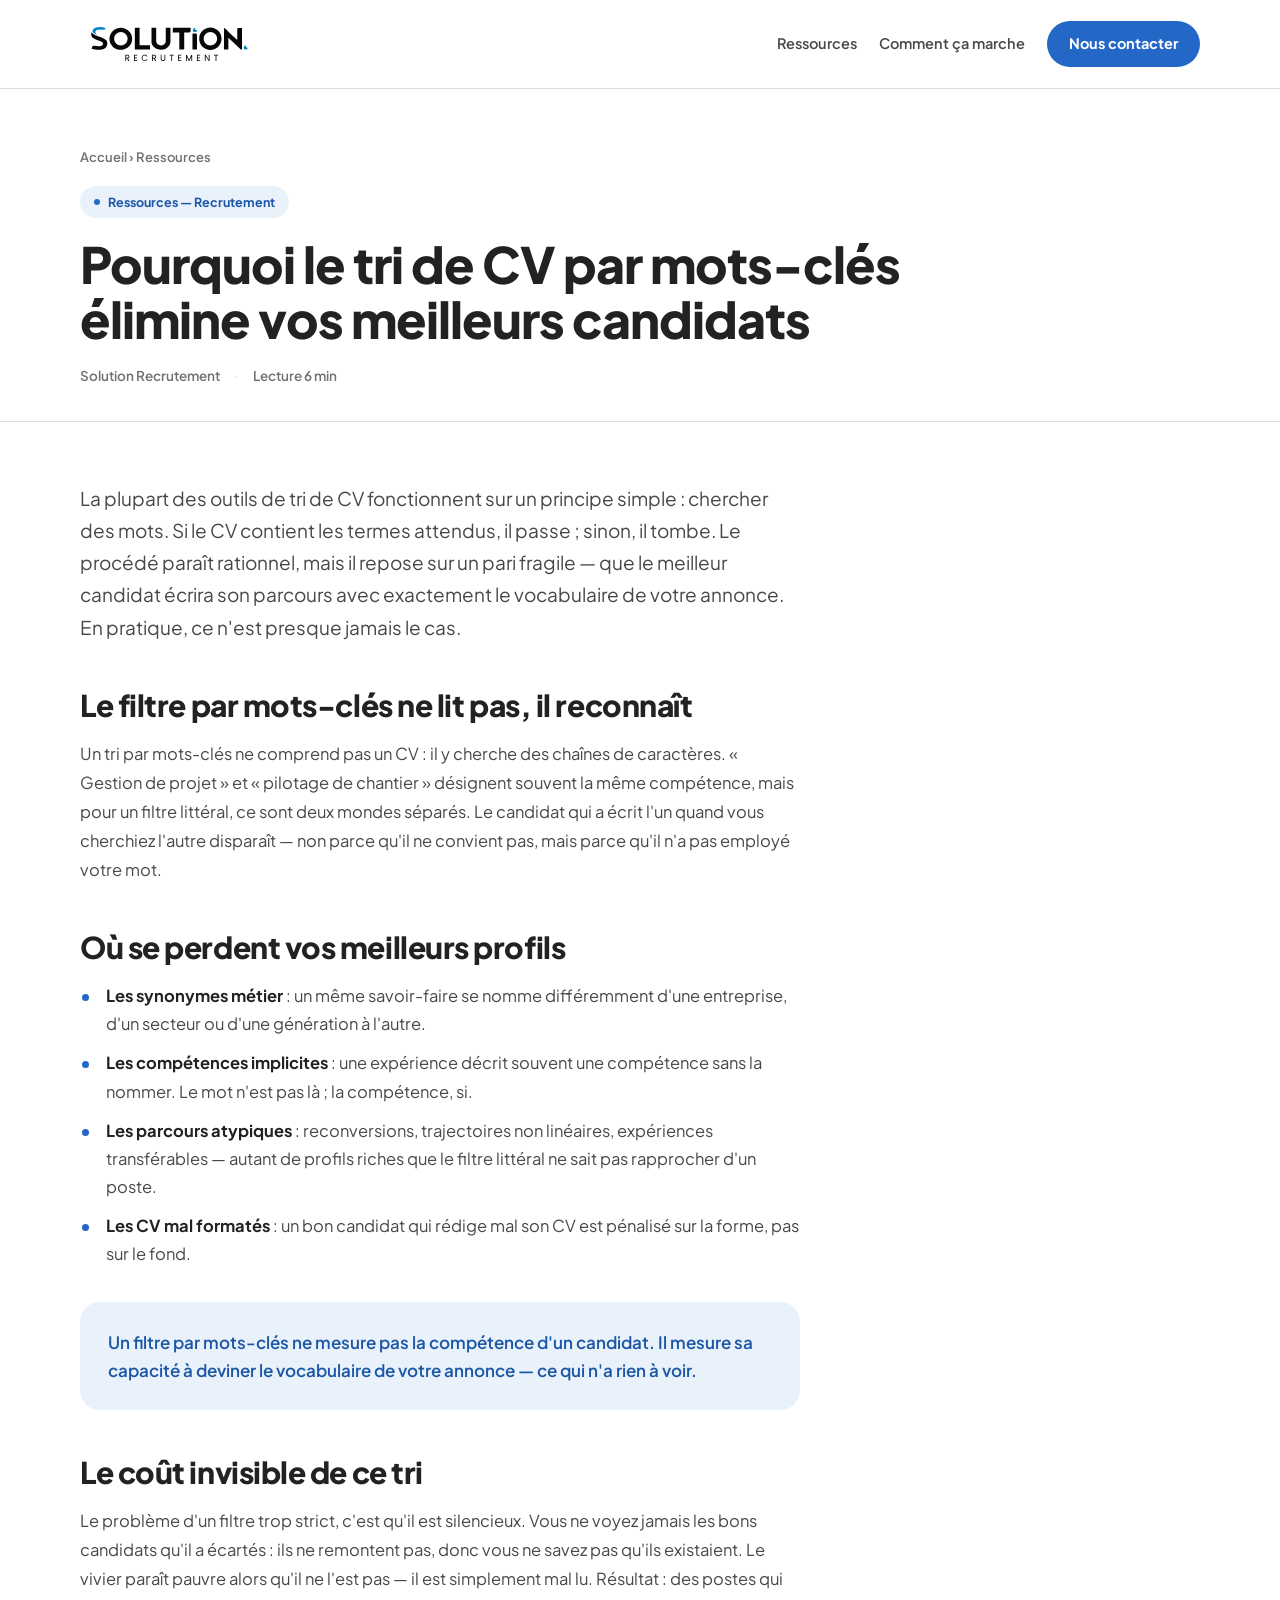
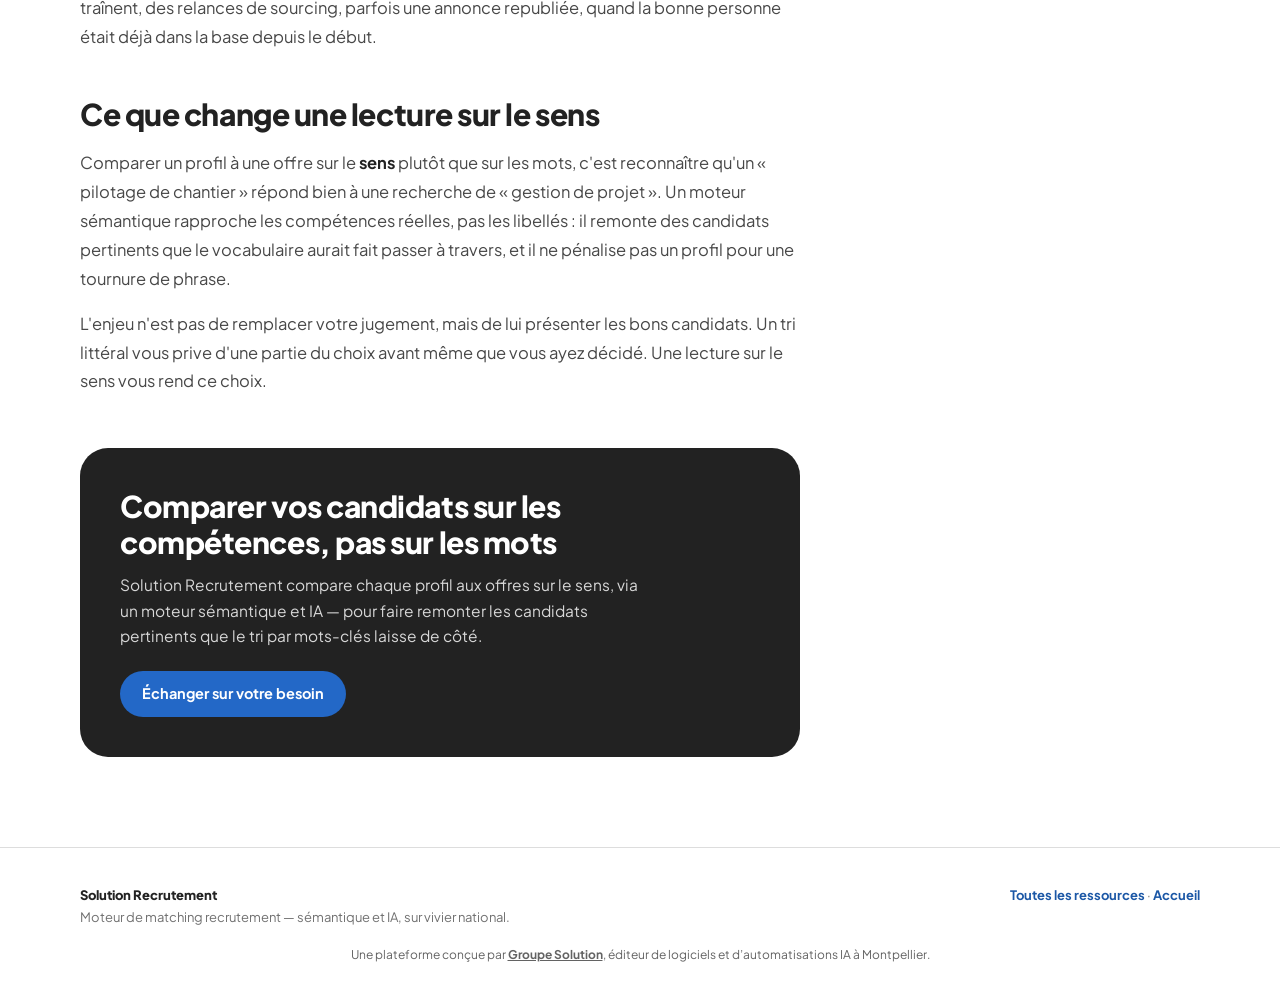
<file: articles/tri-cv-mots-cles-elimine-meilleurs-candidats.html>
<!DOCTYPE html>
<html lang="fr">
<head>
  <meta charset="UTF-8" />
  <meta name="viewport" content="width=device-width, initial-scale=1.0" />
  <title>Pourquoi le tri de CV par mots-clés élimine vos meilleurs candidats — Solution Recrutement</title>
  <meta name="description" content="Le tri de CV par mots-clés écarte des candidats pertinents pour une simple question de vocabulaire. Pourquoi ce filtre rate vos meilleurs profils, et ce que change une lecture sémantique qui compare sur les compétences réelles." />
  <meta name="robots" content="index, follow" />
  <link rel="canonical" href="https://solutionsrecrutement.fr/articles/tri-cv-mots-cles-elimine-meilleurs-candidats.html" />
  <link rel="icon" type="image/svg+xml" href="../favicon.svg" />
  <meta property="og:type" content="article" />
  <meta property="og:url" content="https://solutionsrecrutement.fr/articles/tri-cv-mots-cles-elimine-meilleurs-candidats.html" />
  <meta property="og:title" content="Pourquoi le tri de CV par mots-clés élimine vos meilleurs candidats" />
  <meta property="og:description" content="Le filtre par mots-clés écarte des profils pertinents pour une question de vocabulaire. Ce que change une lecture sur les compétences réelles." />
  <meta property="og:locale" content="fr_FR" />
  <link rel="preconnect" href="https://fonts.googleapis.com" />
  <link rel="preconnect" href="https://fonts.gstatic.com" crossorigin />
  <link href="https://fonts.googleapis.com/css2?family=Plus+Jakarta+Sans:wght@400;500;600;700;800&display=swap" rel="stylesheet" />
  <link rel="stylesheet" href="article.css" />
  <script type="application/ld+json">
{
  "@context": "https://schema.org",
  "@type": "Article",
  "headline": "Pourquoi le tri de CV par mots-clés élimine vos meilleurs candidats",
  "description": "Le tri de CV par mots-clés écarte des candidats pertinents pour une simple question de vocabulaire. Pourquoi ce filtre rate vos meilleurs profils, et ce que change une lecture sémantique qui compare sur les compétences réelles.",
  "inLanguage": "fr-FR",
  "mainEntityOfPage": {
    "@type": "WebPage",
    "@id": "https://solutionsrecrutement.fr/articles/tri-cv-mots-cles-elimine-meilleurs-candidats.html"
  },
  "url": "https://solutionsrecrutement.fr/articles/tri-cv-mots-cles-elimine-meilleurs-candidats.html",
  "datePublished": "2026-08-12",
  "dateModified": "2026-08-12",
  "author": {
    "@type": "Organization",
    "name": "Solution Recrutement",
    "url": "https://solutionsrecrutement.fr"
  },
  "publisher": {
    "@type": "Organization",
    "name": "Solution Recrutement",
    "url": "https://solutionsrecrutement.fr",
    "logo": {
      "@type": "ImageObject",
      "url": "https://solutionsrecrutement.fr/favicon.svg"
    }
  }
}
  </script>
</head>
<body>
  <header class="nav">
    <div class="nav-inner">
      <a class="brand" href="../index.html" aria-label="Solution Recrutement — accueil"><img src="../Logo.svg" alt="Solution Recrutement" /></a>
      <nav class="nav-actions">
        <a class="nav-link" href="index.html">Ressources</a>
        <a class="nav-link" href="../index.html#mecanisme">Comment ça marche</a>
        <a class="btn" href="../index.html#contact">Nous contacter</a>
      </nav>
    </div>
  </header>

  <main>
    <article>
      <header class="article-head">
        <div class="wrap">
          <div class="breadcrumb"><a href="../index.html">Accueil</a> › <a href="index.html">Ressources</a></div>
          <div class="kicker">Ressources — Recrutement</div>
          <h1>Pourquoi le tri de CV par mots-clés élimine vos meilleurs candidats</h1>
          <div class="byline"><span>Solution Recrutement</span><span class="dot">·</span><span>Lecture 6 min</span></div>
        </div>
      </header>

      <div class="article-body"><div class="wrap"><div class="prose">
        <p class="lead">La plupart des outils de tri de CV fonctionnent sur un principe simple : chercher des mots. Si le CV contient les termes attendus, il passe ; sinon, il tombe. Le procédé paraît rationnel, mais il repose sur un pari fragile — que le meilleur candidat écrira son parcours avec exactement le vocabulaire de votre annonce. En pratique, ce n'est presque jamais le cas.</p>

        <h2>Le filtre par mots-clés ne lit pas, il reconnaît</h2>
        <p>Un tri par mots-clés ne comprend pas un CV : il y cherche des chaînes de caractères. « Gestion de projet » et « pilotage de chantier » désignent souvent la même compétence, mais pour un filtre littéral, ce sont deux mondes séparés. Le candidat qui a écrit l'un quand vous cherchiez l'autre disparaît — non parce qu'il ne convient pas, mais parce qu'il n'a pas employé votre mot.</p>

        <h2>Où se perdent vos meilleurs profils</h2>
        <ul>
          <li><strong>Les synonymes métier</strong> : un même savoir-faire se nomme différemment d'une entreprise, d'un secteur ou d'une génération à l'autre.</li>
          <li><strong>Les compétences implicites</strong> : une expérience décrit souvent une compétence sans la nommer. Le mot n'est pas là ; la compétence, si.</li>
          <li><strong>Les parcours atypiques</strong> : reconversions, trajectoires non linéaires, expériences transférables — autant de profils riches que le filtre littéral ne sait pas rapprocher d'un poste.</li>
          <li><strong>Les CV mal formatés</strong> : un bon candidat qui rédige mal son CV est pénalisé sur la forme, pas sur le fond.</li>
        </ul>

        <div class="callout"><p>Un filtre par mots-clés ne mesure pas la compétence d'un candidat. Il mesure sa capacité à deviner le vocabulaire de votre annonce — ce qui n'a rien à voir.</p></div>

        <h2>Le coût invisible de ce tri</h2>
        <p>Le problème d'un filtre trop strict, c'est qu'il est silencieux. Vous ne voyez jamais les bons candidats qu'il a écartés : ils ne remontent pas, donc vous ne savez pas qu'ils existaient. Le vivier paraît pauvre alors qu'il ne l'est pas — il est simplement mal lu. Résultat : des postes qui traînent, des relances de sourcing, parfois une annonce republiée, quand la bonne personne était déjà dans la base depuis le début.</p>

        <h2>Ce que change une lecture sur le sens</h2>
        <p>Comparer un profil à une offre sur le <strong>sens</strong> plutôt que sur les mots, c'est reconnaître qu'un « pilotage de chantier » répond bien à une recherche de « gestion de projet ». Un moteur sémantique rapproche les compétences réelles, pas les libellés : il remonte des candidats pertinents que le vocabulaire aurait fait passer à travers, et il ne pénalise pas un profil pour une tournure de phrase.</p>
        <p>L'enjeu n'est pas de remplacer votre jugement, mais de lui présenter les bons candidats. Un tri littéral vous prive d'une partie du choix avant même que vous ayez décidé. Une lecture sur le sens vous rend ce choix.</p>

        <div class="article-cta">
          <h2>Comparer vos candidats sur les compétences, pas sur les mots</h2>
          <p>Solution Recrutement compare chaque profil aux offres sur le sens, via un moteur sémantique et IA — pour faire remonter les candidats pertinents que le tri par mots-clés laisse de côté.</p>
          <a class="btn" href="../index.html#contact">Échanger sur votre besoin</a>
        </div>
      </div></div></div>
    </article>
  </main>

  <footer class="footer">
    <div class="footer-inner">
      <div><strong>Solution Recrutement</strong><br />Moteur de matching recrutement — sémantique et IA, sur vivier national.</div>
      <div><a href="index.html">Toutes les ressources</a> · <a href="../index.html">Accueil</a></div>
    </div>
  <p class="gs-credit" style="text-align:center;font-size:12px;opacity:.7;margin:18px 0 0">Une plateforme conçue par <a href="https://www.groupsolution.fr/" style="color:inherit;text-decoration:underline">Groupe Solution</a>, éditeur de logiciels et d’automatisations IA à Montpellier.</p>
</footer>
</body>
</html>
</file>
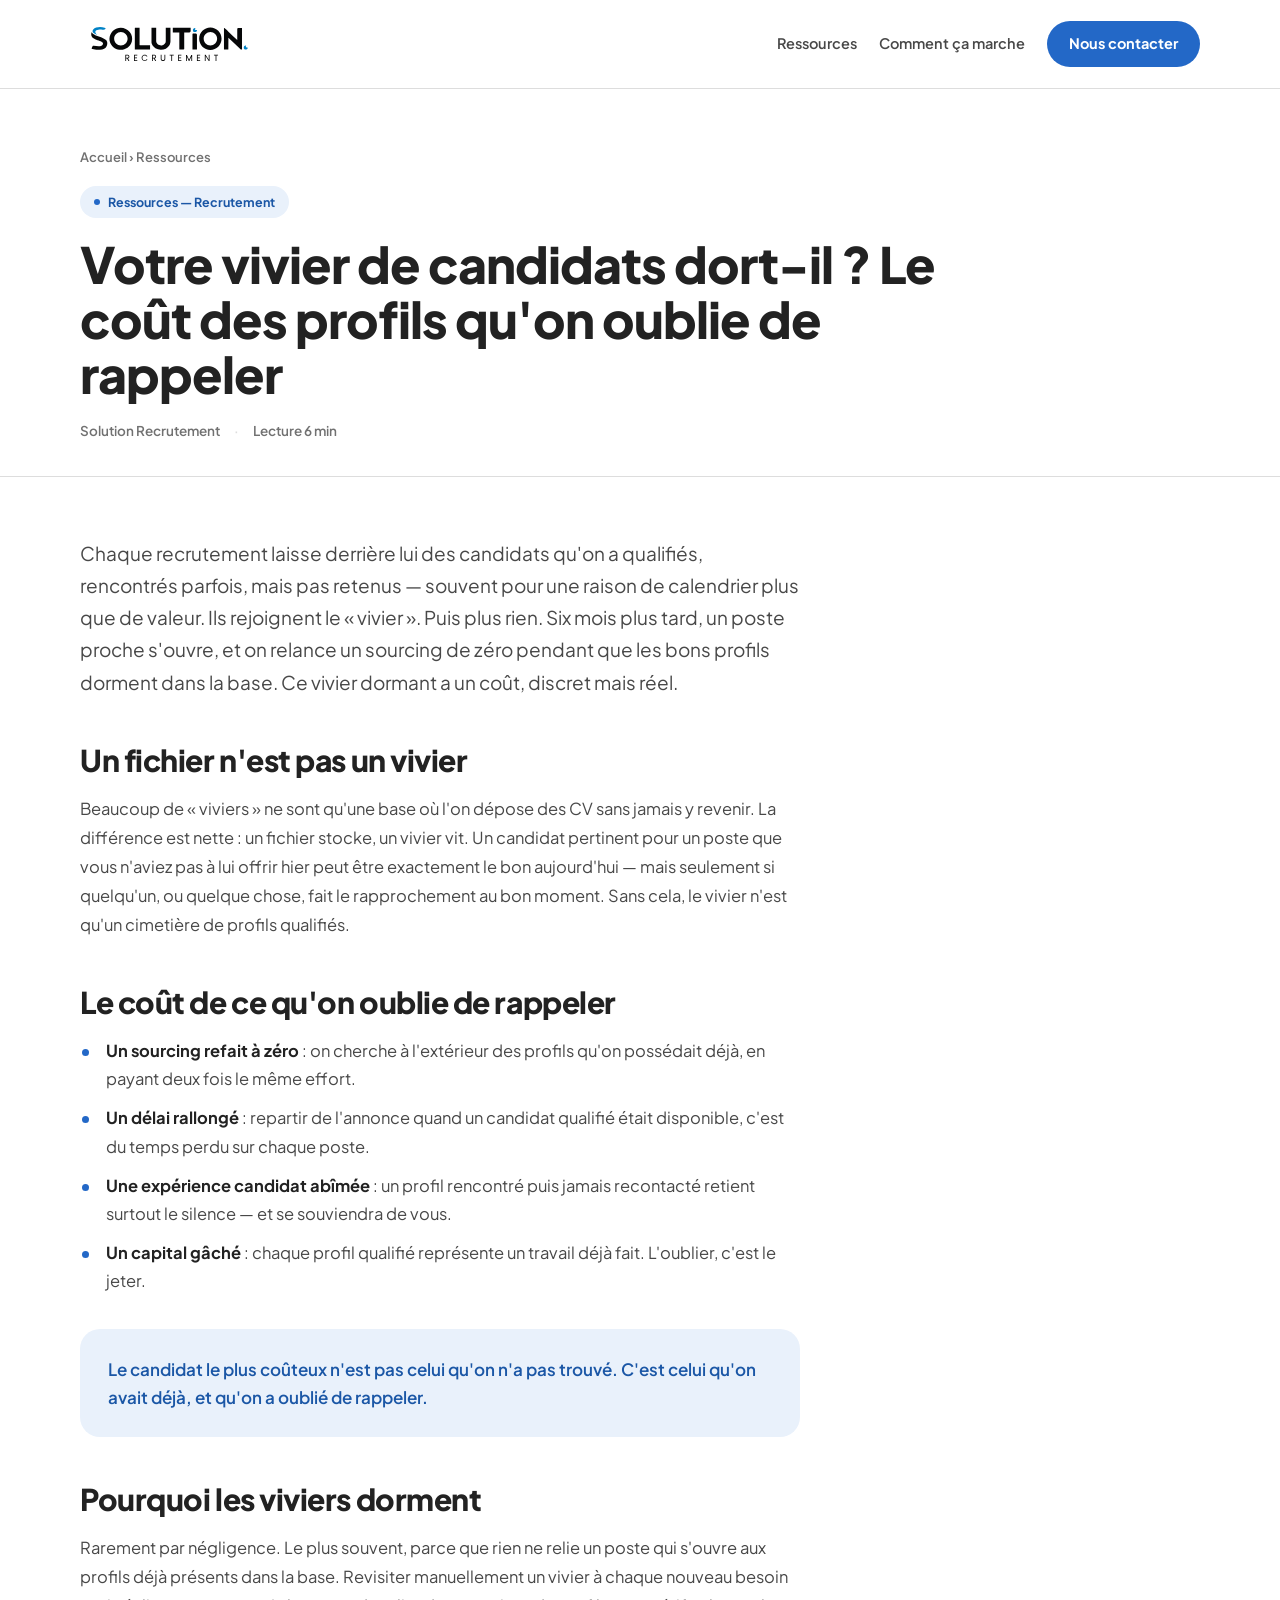
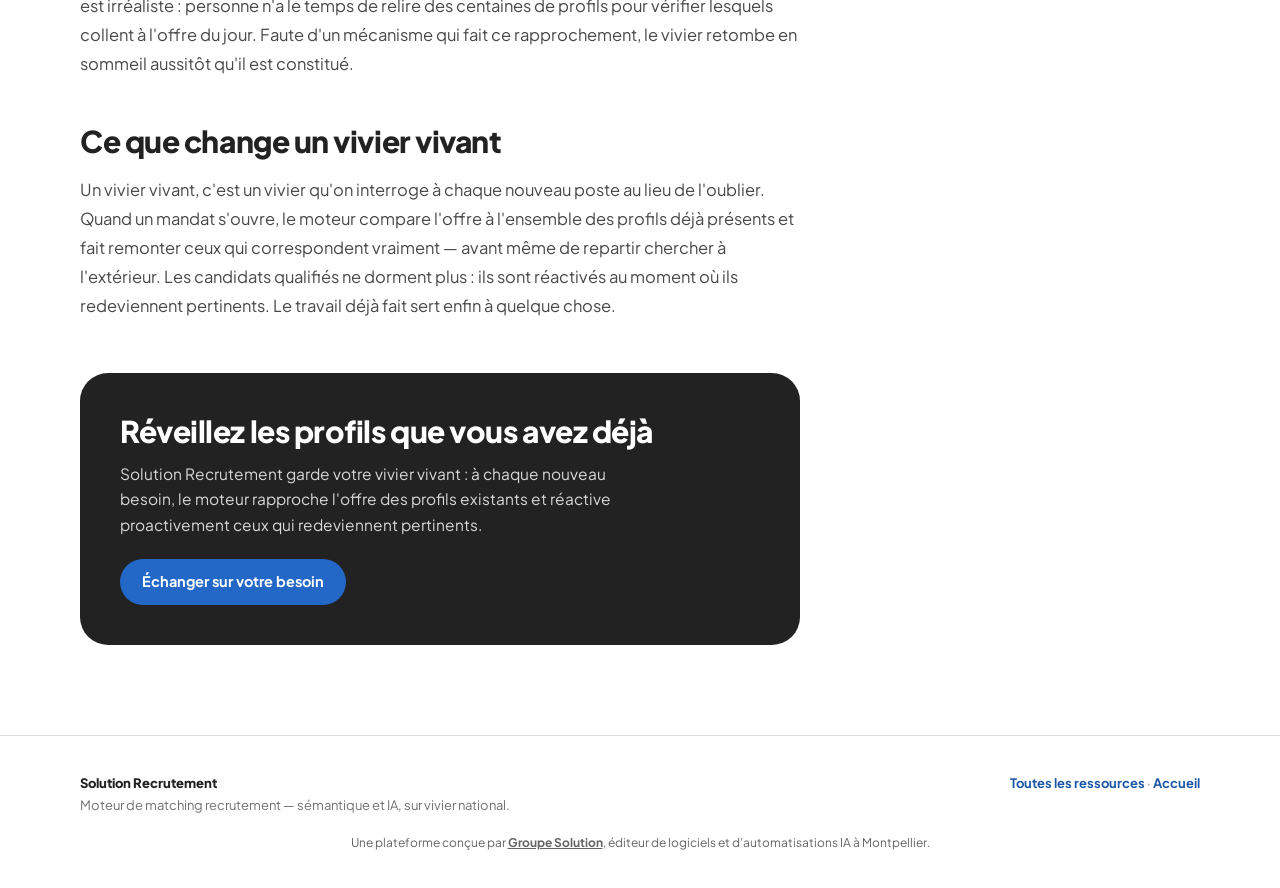
<file: articles/vivier-candidats-dort-cout-profils-oublies.html>
<!DOCTYPE html>
<html lang="fr">
<head>
  <meta charset="UTF-8" />
  <meta name="viewport" content="width=device-width, initial-scale=1.0" />
  <title>Votre vivier de candidats dort-il ? Le coût des profils qu'on oublie de rappeler — Solution Recrutement</title>
  <meta name="description" content="La plupart des viviers de candidats sont des fichiers morts : des profils qualifiés qu'on ne recontacte jamais. Le coût caché de ces candidats oubliés, et comment un vivier vivant change la donne quand un poste s'ouvre." />
  <meta name="robots" content="index, follow" />
  <link rel="canonical" href="https://solutionsrecrutement.fr/articles/vivier-candidats-dort-cout-profils-oublies.html" />
  <link rel="icon" type="image/svg+xml" href="../favicon.svg" />
  <meta property="og:type" content="article" />
  <meta property="og:url" content="https://solutionsrecrutement.fr/articles/vivier-candidats-dort-cout-profils-oublies.html" />
  <meta property="og:title" content="Votre vivier de candidats dort-il ? Le coût des profils qu'on oublie de rappeler" />
  <meta property="og:description" content="Des profils qualifiés qu'on ne recontacte jamais : le coût caché du vivier dormant, et ce que change un vivier vivant." />
  <meta property="og:locale" content="fr_FR" />
  <link rel="preconnect" href="https://fonts.googleapis.com" />
  <link rel="preconnect" href="https://fonts.gstatic.com" crossorigin />
  <link href="https://fonts.googleapis.com/css2?family=Plus+Jakarta+Sans:wght@400;500;600;700;800&display=swap" rel="stylesheet" />
  <link rel="stylesheet" href="article.css" />
  <script type="application/ld+json">
{
  "@context": "https://schema.org",
  "@type": "Article",
  "headline": "Votre vivier de candidats dort-il ? Le coût des profils qu'on oublie de rappeler",
  "description": "La plupart des viviers de candidats sont des fichiers morts : des profils qualifiés qu'on ne recontacte jamais. Le coût caché de ces candidats oubliés, et comment un vivier vivant change la donne quand un poste s'ouvre.",
  "inLanguage": "fr-FR",
  "mainEntityOfPage": {
    "@type": "WebPage",
    "@id": "https://solutionsrecrutement.fr/articles/vivier-candidats-dort-cout-profils-oublies.html"
  },
  "url": "https://solutionsrecrutement.fr/articles/vivier-candidats-dort-cout-profils-oublies.html",
  "datePublished": "2026-08-12",
  "dateModified": "2026-08-12",
  "author": {
    "@type": "Organization",
    "name": "Solution Recrutement",
    "url": "https://solutionsrecrutement.fr"
  },
  "publisher": {
    "@type": "Organization",
    "name": "Solution Recrutement",
    "url": "https://solutionsrecrutement.fr",
    "logo": {
      "@type": "ImageObject",
      "url": "https://solutionsrecrutement.fr/favicon.svg"
    }
  }
}
  </script>
</head>
<body>
  <header class="nav">
    <div class="nav-inner">
      <a class="brand" href="../index.html" aria-label="Solution Recrutement — accueil"><img src="../Logo.svg" alt="Solution Recrutement" /></a>
      <nav class="nav-actions">
        <a class="nav-link" href="index.html">Ressources</a>
        <a class="nav-link" href="../index.html#mecanisme">Comment ça marche</a>
        <a class="btn" href="../index.html#contact">Nous contacter</a>
      </nav>
    </div>
  </header>

  <main>
    <article>
      <header class="article-head">
        <div class="wrap">
          <div class="breadcrumb"><a href="../index.html">Accueil</a> › <a href="index.html">Ressources</a></div>
          <div class="kicker">Ressources — Recrutement</div>
          <h1>Votre vivier de candidats dort-il ? Le coût des profils qu'on oublie de rappeler</h1>
          <div class="byline"><span>Solution Recrutement</span><span class="dot">·</span><span>Lecture 6 min</span></div>
        </div>
      </header>

      <div class="article-body"><div class="wrap"><div class="prose">
        <p class="lead">Chaque recrutement laisse derrière lui des candidats qu'on a qualifiés, rencontrés parfois, mais pas retenus — souvent pour une raison de calendrier plus que de valeur. Ils rejoignent le « vivier ». Puis plus rien. Six mois plus tard, un poste proche s'ouvre, et on relance un sourcing de zéro pendant que les bons profils dorment dans la base. Ce vivier dormant a un coût, discret mais réel.</p>

        <h2>Un fichier n'est pas un vivier</h2>
        <p>Beaucoup de « viviers » ne sont qu'une base où l'on dépose des CV sans jamais y revenir. La différence est nette : un fichier stocke, un vivier vit. Un candidat pertinent pour un poste que vous n'aviez pas à lui offrir hier peut être exactement le bon aujourd'hui — mais seulement si quelqu'un, ou quelque chose, fait le rapprochement au bon moment. Sans cela, le vivier n'est qu'un cimetière de profils qualifiés.</p>

        <h2>Le coût de ce qu'on oublie de rappeler</h2>
        <ul>
          <li><strong>Un sourcing refait à zéro</strong> : on cherche à l'extérieur des profils qu'on possédait déjà, en payant deux fois le même effort.</li>
          <li><strong>Un délai rallongé</strong> : repartir de l'annonce quand un candidat qualifié était disponible, c'est du temps perdu sur chaque poste.</li>
          <li><strong>Une expérience candidat abîmée</strong> : un profil rencontré puis jamais recontacté retient surtout le silence — et se souviendra de vous.</li>
          <li><strong>Un capital gâché</strong> : chaque profil qualifié représente un travail déjà fait. L'oublier, c'est le jeter.</li>
        </ul>

        <div class="callout"><p>Le candidat le plus coûteux n'est pas celui qu'on n'a pas trouvé. C'est celui qu'on avait déjà, et qu'on a oublié de rappeler.</p></div>

        <h2>Pourquoi les viviers dorment</h2>
        <p>Rarement par négligence. Le plus souvent, parce que rien ne relie un poste qui s'ouvre aux profils déjà présents dans la base. Revisiter manuellement un vivier à chaque nouveau besoin est irréaliste : personne n'a le temps de relire des centaines de profils pour vérifier lesquels collent à l'offre du jour. Faute d'un mécanisme qui fait ce rapprochement, le vivier retombe en sommeil aussitôt qu'il est constitué.</p>

        <h2>Ce que change un vivier vivant</h2>
        <p>Un vivier vivant, c'est un vivier qu'on interroge à chaque nouveau poste au lieu de l'oublier. Quand un mandat s'ouvre, le moteur compare l'offre à l'ensemble des profils déjà présents et fait remonter ceux qui correspondent vraiment — avant même de repartir chercher à l'extérieur. Les candidats qualifiés ne dorment plus : ils sont réactivés au moment où ils redeviennent pertinents. Le travail déjà fait sert enfin à quelque chose.</p>

        <div class="article-cta">
          <h2>Réveillez les profils que vous avez déjà</h2>
          <p>Solution Recrutement garde votre vivier vivant : à chaque nouveau besoin, le moteur rapproche l'offre des profils existants et réactive proactivement ceux qui redeviennent pertinents.</p>
          <a class="btn" href="../index.html#contact">Échanger sur votre besoin</a>
        </div>
      </div></div></div>
    </article>
  </main>

  <footer class="footer">
    <div class="footer-inner">
      <div><strong>Solution Recrutement</strong><br />Moteur de matching recrutement — sémantique et IA, sur vivier national.</div>
      <div><a href="index.html">Toutes les ressources</a> · <a href="../index.html">Accueil</a></div>
    </div>
  <p class="gs-credit" style="text-align:center;font-size:12px;opacity:.7;margin:18px 0 0">Une plateforme conçue par <a href="https://www.groupsolution.fr/" style="color:inherit;text-decoration:underline">Groupe Solution</a>, éditeur de logiciels et d’automatisations IA à Montpellier.</p>
</footer>
</body>
</html>
</file>
<file: articles/article.css>
/* ── Gabarit d'article — Solution Recrutement (cohérent avec le design du site) ── */
:root{
  --signal:#2368C7;--signal-dark:#1B57A6;--signal-soft:#E9F1FB;
  --ink:#222222;--text:#484848;--muted:#717171;--paper:#FFFFFF;--mist:#F7F7F7;--line:#DDDDDD;
  --radius-m:20px;--radius-l:28px;--shadow-soft:0 6px 20px rgba(0,0,0,.12);--ease:cubic-bezier(.22,1,.36,1);
  --font:"Plus Jakarta Sans",system-ui,sans-serif;
}
*{box-sizing:border-box;margin:0;padding:0}
html{scroll-behavior:smooth}
body{background:var(--paper);color:var(--ink);font-family:var(--font);-webkit-font-smoothing:antialiased;line-height:1.5;overflow-x:clip}
a{color:inherit}
img{max-width:100%;display:block}
.wrap{width:min(1120px,calc(100% - 40px));margin:0 auto}

.nav{position:fixed;inset:0 0 auto;z-index:100;background:rgba(255,255,255,.92);backdrop-filter:blur(14px);-webkit-backdrop-filter:blur(14px);border-bottom:1px solid var(--line)}
.nav-inner{height:88px;width:min(1120px,calc(100% - 40px));margin:0 auto;display:flex;align-items:center;justify-content:space-between;gap:24px}
.brand img{height:110px;width:auto;object-fit:contain}
.nav-actions{display:flex;align-items:center;gap:22px}
.nav-link{color:var(--text);font-size:14.5px;font-weight:600;text-decoration:none;transition:color .15s}
.nav-link:hover{color:var(--ink)}
.btn{display:inline-flex;align-items:center;justify-content:center;min-height:46px;padding:0 22px;border-radius:100px;background:var(--signal);color:#fff;font-size:14.5px;font-weight:700;text-decoration:none;transition:background .18s,transform .18s var(--ease)}
.btn:hover{background:var(--signal-dark);transform:translateY(-1px)}

main{padding-top:88px}

.article-head{padding:60px 0 34px;border-bottom:1px solid var(--line)}
.breadcrumb{font-size:13px;color:var(--muted);font-weight:600}
.breadcrumb a{color:var(--muted);text-decoration:none}.breadcrumb a:hover{color:var(--signal-dark)}
.kicker{display:inline-flex;align-items:center;gap:8px;background:var(--signal-soft);color:var(--signal-dark);border-radius:100px;padding:7px 14px;font-size:12.5px;font-weight:700;margin-top:18px}
.kicker::before{content:"";width:6px;height:6px;border-radius:999px;background:var(--signal)}
h1{font-size:clamp(30px,4.4vw,50px);line-height:1.1;letter-spacing:-.02em;font-weight:800;margin-top:18px;max-width:900px}
.byline{margin-top:20px;display:flex;align-items:center;gap:14px;color:var(--muted);font-size:13.5px;font-weight:600}
.byline .dot{color:var(--line)}

.article-body{padding:44px 0 20px}
.prose{max-width:720px}
.prose>.lead{font-size:19px;line-height:1.7;color:var(--text)}
.prose h2{font-size:clamp(22px,2.6vw,30px);line-height:1.25;letter-spacing:-.015em;font-weight:800;margin:44px 0 0}
.prose h3{font-size:19px;font-weight:800;line-height:1.3;margin:30px 0 0}
.prose p{margin-top:16px;font-size:16.5px;line-height:1.75;color:var(--text)}
.prose ul{margin:16px 0 0;padding-left:0;list-style:none}
.prose li{position:relative;padding-left:26px;margin-top:11px;font-size:16.5px;line-height:1.7;color:var(--text)}
.prose li::before{content:"";position:absolute;left:2px;top:12px;width:7px;height:7px;border-radius:999px;background:var(--signal)}
.prose strong{color:var(--ink);font-weight:700}
.callout{margin:34px 0 0;background:var(--signal-soft);border-radius:var(--radius-m);padding:26px 28px}
.callout p{margin:0;font-size:17px;line-height:1.65;color:var(--signal-dark);font-weight:600}
.article-cta{margin:52px 0 0;background:var(--ink);color:#fff;border-radius:var(--radius-l);padding:40px}
.article-cta h2{font-size:clamp(22px,2.6vw,30px);line-height:1.2;font-weight:800;margin:0}
.article-cta p{margin-top:12px;color:rgba(255,255,255,.82);font-size:15.5px;line-height:1.65;max-width:520px}
.article-cta .btn{margin-top:22px}

.footer{border-top:1px solid var(--line);background:var(--paper);padding:36px 0;margin-top:70px}
.footer-inner{width:min(1120px,calc(100% - 40px));margin:0 auto;display:flex;justify-content:space-between;gap:24px;flex-wrap:wrap;color:var(--muted);font-size:13px;line-height:1.7}
.footer strong{color:var(--ink);font-weight:800}
.footer a{color:var(--signal-dark);font-weight:700;text-decoration:none}

/* ── Index des ressources ── */
.res-head{padding:60px 0 40px;border-bottom:1px solid var(--line)}
.res-head h1{max-width:760px}
.res-head p{margin-top:16px;max-width:620px;font-size:17px;line-height:1.7;color:var(--text)}
.res-list{padding:44px 0 20px;display:grid;grid-template-columns:repeat(2,1fr);gap:18px}
.res-card{display:flex;flex-direction:column;border:1px solid var(--line);border-radius:var(--radius-m);box-shadow:var(--shadow-soft);padding:28px;text-decoration:none;color:var(--ink);transition:transform .28s var(--ease),box-shadow .28s var(--ease),border-color .28s}
.res-card:hover{transform:translateY(-4px);box-shadow:0 16px 34px rgba(0,0,0,.13);border-color:rgba(35,104,199,.3)}
.res-card h2{font-size:21px;font-weight:800;line-height:1.3;letter-spacing:-.01em}
.res-card p{margin-top:10px;font-size:14.5px;line-height:1.6;color:var(--text);flex:1}
.res-card .more{margin-top:16px;font-size:13.5px;font-weight:700;color:var(--signal-dark)}

@media(max-width:680px){
  .nav-inner{height:76px;width:min(100% - 28px,1120px)}
  .brand img{height:64px}
  .nav-link{display:none}
  main{padding-top:76px}
  .wrap{width:min(100% - 28px,1120px)}
  .article-head{padding:36px 0 26px}
  .article-cta{padding:26px}
  .res-list{grid-template-columns:1fr}
  .footer-inner{flex-direction:column}
}
</file>
